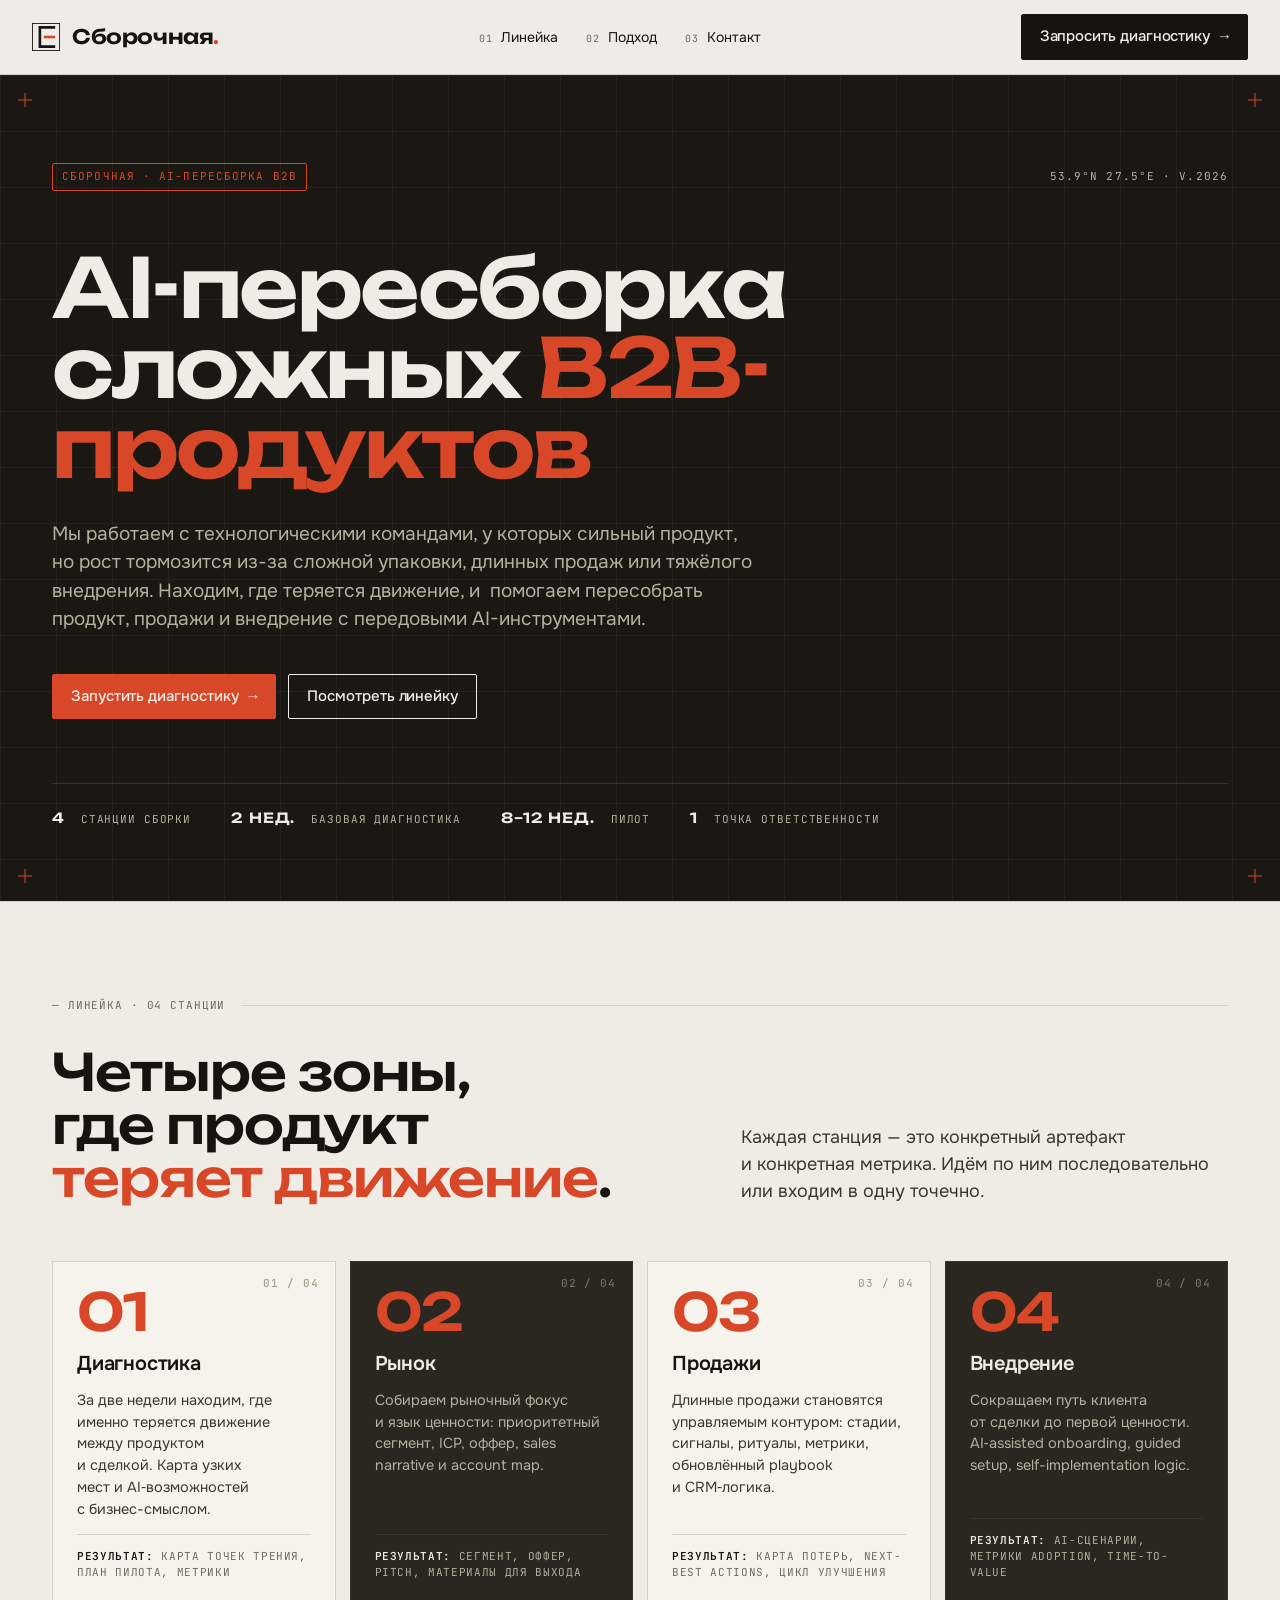
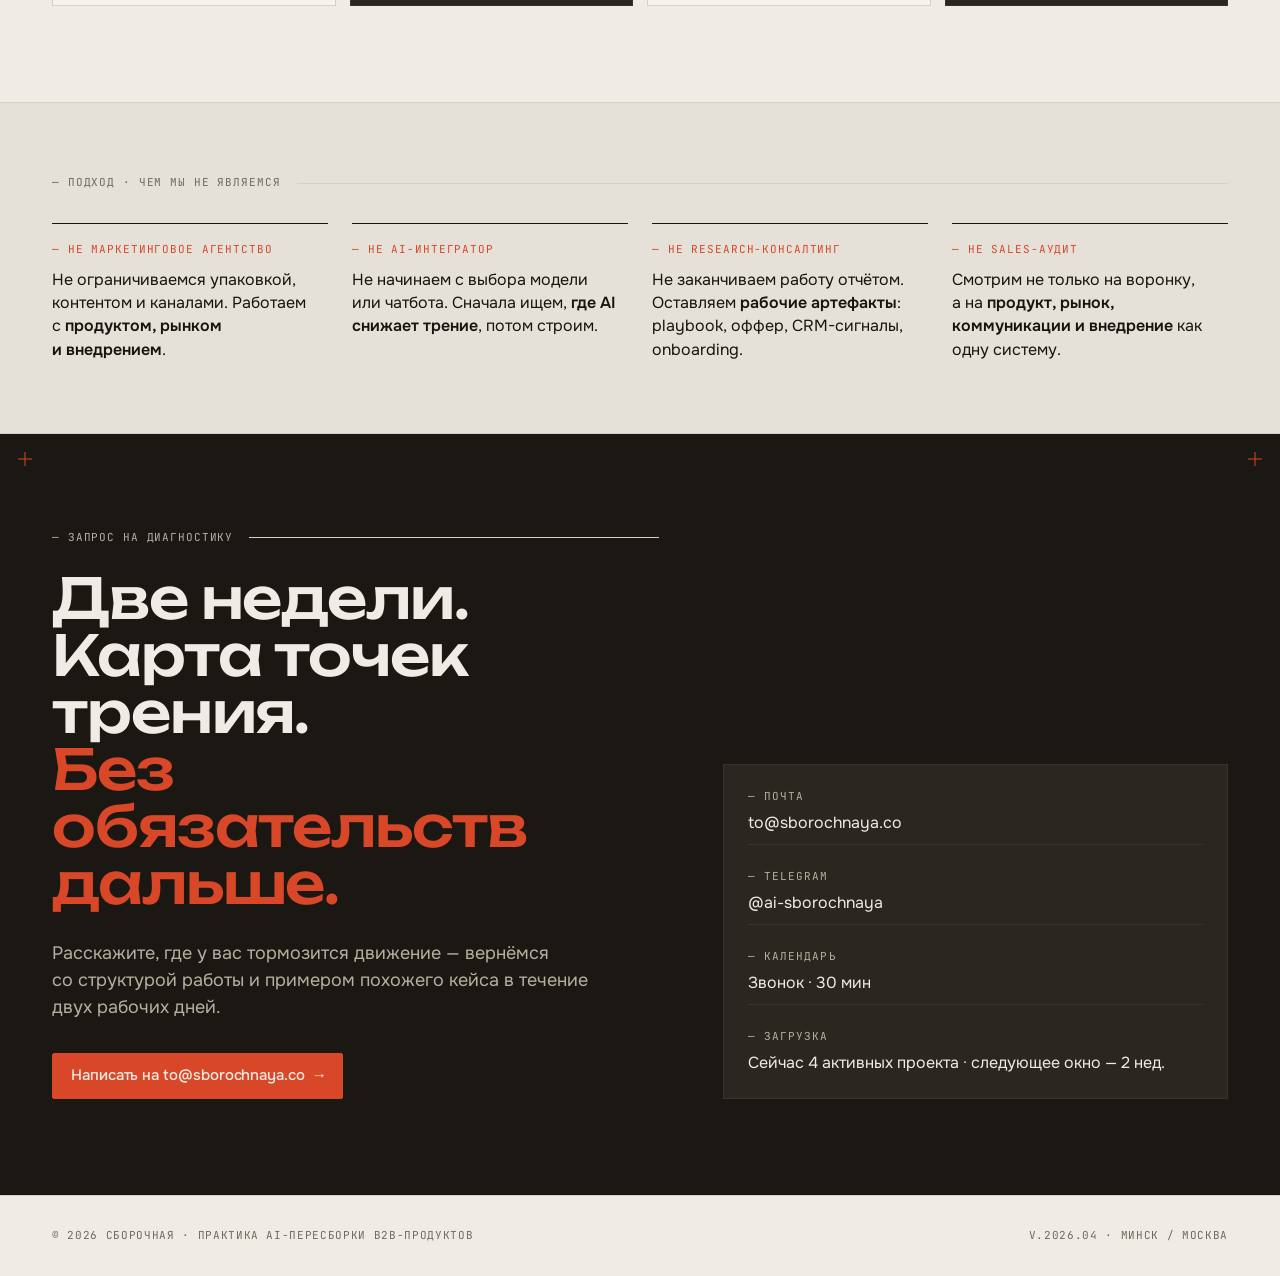
<file: index.html>
﻿<!DOCTYPE html>
<html lang="ru">
<head>
<meta charset="utf-8">
<meta name="viewport" content="width=device-width, initial-scale=1">
<title data-text-key="site.title">Сборочная — AI-пересборка B2B-продуктов</title>
<link rel="stylesheet" href="styles.css">
<script defer src="content-loader.js"></script>
</head>
<body>

<header class="site-header" data-screen-label="00 Header">
  <div class="header-inner">
    <a class="lockup" href="#top" aria-label="Сборочная — на главную" data-attr-key="brand.home_aria" data-attr-name="aria-label">
      <svg viewBox="0 0 64 64" fill="none">
        <rect x="1" y="1" width="62" height="62" stroke="#16140F" stroke-width="2" fill="none"></rect>
        <path d="M50 10L18 10L18 54L50 54" stroke="#16140F" stroke-width="6" fill="none" stroke-linecap="square"></path>
        <path d="M30 32L50 32" stroke="#D84727" stroke-width="6" stroke-linecap="square"></path>
      </svg>
      <span class="word" data-text-key="brand.word" data-text-mode="html">Сборочная<i>.</i></span>
    </a>
    <nav class="nav">
      <a class="nav-link" href="#stations" data-text-key="nav.stations" data-text-mode="html"><small>01</small> Линейка</a>
      <a class="nav-link" href="#manifest" data-text-key="nav.approach" data-text-mode="html"><small>02</small> Подход</a>
      <a class="nav-link" href="#contact" data-text-key="nav.contact" data-text-mode="html"><small>03</small> Контакт</a>
    </nav>
    <a class="btn" href="#contact" data-text-key="header.cta" data-text-mode="html">Запросить диагностику <span class="arr">→</span></a>
  </div>
</header>

<section class="hero" id="top" data-screen-label="01 Hero">
  <span class="regmark regmark--tl"></span>
  <span class="regmark regmark--tr"></span>
  <span class="regmark regmark--bl"></span>
  <span class="regmark regmark--br"></span>

  <div class="page">
    <div class="hero-meta">
      <span class="tag-signal" data-text-key="hero.tag">СБОРОЧНАЯ · AI-ПЕРЕСБОРКА B2B</span>
      <span data-text-key="hero.meta">53.9°N 27.5°E · v.2026</span>
    </div>

    <h1 class="hero-title" data-text-key="hero.title" data-text-mode="html">
      AI-пересборка<br>
      сложных <span class="signal">B2B-продуктов</span><br>
      <span class="light">без лишних слоёв.</span>
    </h1>

    <p class="hero-lead" data-text-key="hero.lead" data-text-mode="html">
      Мы&nbsp;работаем с&nbsp;технологическими командами, у&nbsp;которых сильный продукт,
      но&nbsp;рост тормозится из-за сложной упаковки, длинных продаж или&nbsp;тяжёлого внедрения.
      Находим, где теряется движение, и&nbsp;собираем рынок, продажи и&nbsp;внедрение заново.
    </p>

    <div class="hero-cta">
      <a class="btn" href="#contact" data-text-key="hero.cta_primary" data-text-mode="html">Запустить диагностику <span class="arr">→</span></a>
      <a class="btn btn--ghost" href="#stations" data-text-key="hero.cta_secondary">Посмотреть линейку</a>
    </div>

    <div class="hero-foot">
      <span data-text-key="hero.fact_1" data-text-mode="html"><b>4</b> станции сборки</span>
      <span data-text-key="hero.fact_2" data-text-mode="html"><b>2 нед.</b> базовая диагностика</span>
      <span data-text-key="hero.fact_3" data-text-mode="html"><b>8–12 нед.</b> пилот</span>
      <span data-text-key="hero.fact_4" data-text-mode="html"><b>1</b> точка ответственности</span>
    </div>
  </div>
</section>

<section class="section" id="stations" data-screen-label="02 Stations">
  <div class="page">
    <div class="rule-row"><span data-text-key="stations.rule">— Линейка · 04 станции</span></div>
    <div class="section-head">
      <h2 class="h-section" data-text-key="stations.title" data-text-mode="html">
        Четыре зоны,<br>
        где продукт<br>
        <span class="signal">теряет движение</span>.
      </h2>
      <p data-text-key="stations.lead" data-text-mode="html">
        Каждая станция — это конкретный артефакт и&nbsp;конкретная метрика.
        Идём по&nbsp;ним последовательно или&nbsp;входим в&nbsp;одну точечно.
      </p>
    </div>

    <div class="stations-grid">
      <article class="station-card">
        <span class="corner" data-text-key="station1.corner">01 / 04</span>
        <span class="id" data-text-key="station1.id">01</span>
        <h3 data-text-key="station1.title">Диагностика</h3>
        <p data-text-key="station1.text" data-text-mode="html">За&nbsp;две недели находим, где именно теряется движение между продуктом и&nbsp;сделкой. Карта узких мест и&nbsp;AI‑возможностей с&nbsp;бизнес-смыслом.</p>
        <div class="result" data-text-key="station1.result" data-text-mode="html"><b>Результат:</b> карта точек трения, план пилота, метрики</div>
      </article>

      <article class="station-card dark">
        <span class="corner" data-text-key="station2.corner">02 / 04</span>
        <span class="id" data-text-key="station2.id">02</span>
        <h3 data-text-key="station2.title">Рынок</h3>
        <p data-text-key="station2.text" data-text-mode="html">Собираем рыночный фокус и&nbsp;язык ценности: приоритетный сегмент, ICP, оффер, sales narrative и&nbsp;account map.</p>
        <div class="result" data-text-key="station2.result" data-text-mode="html"><b>Результат:</b> сегмент, оффер, pitch, материалы для&nbsp;выхода</div>
      </article>

      <article class="station-card">
        <span class="corner" data-text-key="station3.corner">03 / 04</span>
        <span class="id" data-text-key="station3.id">03</span>
        <h3 data-text-key="station3.title">Продажи</h3>
        <p data-text-key="station3.text" data-text-mode="html">Длинные продажи становятся управляемым контуром: стадии, сигналы, ритуалы, метрики, обновлённый playbook и&nbsp;CRM‑логика.</p>
        <div class="result" data-text-key="station3.result" data-text-mode="html"><b>Результат:</b> карта потерь, next-best actions, цикл улучшения</div>
      </article>

      <article class="station-card dark">
        <span class="corner" data-text-key="station4.corner">04 / 04</span>
        <span class="id" data-text-key="station4.id">04</span>
        <h3 data-text-key="station4.title">Внедрение</h3>
        <p data-text-key="station4.text" data-text-mode="html">Сокращаем путь клиента от&nbsp;сделки до&nbsp;первой ценности. AI‑assisted onboarding, guided setup, self-implementation logic.</p>
        <div class="result" data-text-key="station4.result" data-text-mode="html"><b>Результат:</b> AI-сценарии, метрики adoption, time-to-value</div>
      </article>
    </div>
  </div>
</section>

<section class="manifest" id="manifest" data-screen-label="03 Manifest">
  <div class="page">
    <div class="rule-row"><span data-text-key="manifest.rule">— Подход · чем мы не являемся</span></div>
    <div class="manifest-grid">
      <div class="manifest-item">
        <span class="neg" data-text-key="manifest.1.neg">— Не маркетинговое агентство</span>
        <span class="pos" data-text-key="manifest.1.pos" data-text-mode="html">Не&nbsp;ограничиваемся упаковкой, контентом и&nbsp;каналами. Работаем с&nbsp;<b>продуктом, рынком и&nbsp;внедрением</b>.</span>
      </div>
      <div class="manifest-item">
        <span class="neg" data-text-key="manifest.2.neg">— Не AI-интегратор</span>
        <span class="pos" data-text-key="manifest.2.pos" data-text-mode="html">Не&nbsp;начинаем с&nbsp;выбора модели или&nbsp;чатбота. Сначала ищем, <b>где AI снижает трение</b>, потом строим.</span>
      </div>
      <div class="manifest-item">
        <span class="neg" data-text-key="manifest.3.neg">— Не research-консалтинг</span>
        <span class="pos" data-text-key="manifest.3.pos" data-text-mode="html">Не&nbsp;заканчиваем работу отчётом. Оставляем <b>рабочие артефакты</b>: playbook, оффер, CRM-сигналы, onboarding.</span>
      </div>
      <div class="manifest-item">
        <span class="neg" data-text-key="manifest.4.neg">— Не sales-аудит</span>
        <span class="pos" data-text-key="manifest.4.pos" data-text-mode="html">Смотрим не&nbsp;только на&nbsp;воронку, а&nbsp;на&nbsp;<b>продукт, рынок, коммуникации и&nbsp;внедрение</b> как одну систему.</span>
      </div>
    </div>
  </div>
</section>

<section class="cta" id="contact" data-screen-label="04 Contact">
  <span class="regmark regmark--tl"></span>
  <span class="regmark regmark--tr"></span>
  <div class="page cta-grid">
    <div>
      <div class="rule-row" style="color: var(--plate-ink-2); margin-bottom: 24px;">
        <span style="color: var(--plate-ink-2);" data-text-key="cta.rule">— Запрос на диагностику</span>
      </div>
      <h2 data-text-key="cta.title" data-text-mode="html">
        Две&nbsp;недели.<br>
        Карта точек трения.<br>
        <span class="signal">Без обязательств дальше.</span>
      </h2>
      <p style="font-family: var(--font-body); font-size: 18px; line-height: 1.5; color: var(--plate-ink-2); margin: 28px 0 32px; max-width: 48ch;" data-text-key="cta.lead" data-text-mode="html">
        Расскажите, где у&nbsp;вас тормозится движение — вернёмся со&nbsp;структурой работы
        и&nbsp;примером похожего кейса в&nbsp;течение двух рабочих дней.
      </p>
      <a class="btn" href="mailto:to@sborochnaya.co" data-text-key="cta.cta" data-text-mode="html" data-attr-key="cta.email_url" data-attr-name="href">Написать на&nbsp;hello@sborochnaya.ru <span class="arr">→</span></a>
    </div>

    <aside class="cta-side">
      <div class="row">
        <span class="label" data-text-key="cta.side.email_label">— Почта</span>
        <a class="value" href="mailto:to@sborochnaya.co" data-text-key="cta.side.email" data-attr-key="cta.email_url" data-attr-name="href">hello@sborochnaya.ru</a>
      </div>
      <div class="row">
        <span class="label" data-text-key="cta.side.telegram_label">— Telegram</span>
        <a class="value" href="https://t.me/m/HJysymlkNGYy" target="_blank" rel="noopener noreferrer" data-text-key="cta.side.telegram" data-attr-key="cta.side.telegram_url" data-attr-name="href">@ai-sborochnaya</a>
      </div>
      <div class="row">
        <span class="label" data-text-key="cta.side.calendar_label">— Календарь</span>
        <a class="value" href="#" data-text-key="cta.side.calendar" data-text-mode="html">Звонок · 30&nbsp;мин</a>
      </div>
      <div class="row">
        <span class="label" data-text-key="cta.side.load_label">— Загрузка</span>
        <span class="value" style="border-bottom: 0; padding-bottom: 0;" data-text-key="cta.side.load" data-text-mode="html">
          Сейчас 4&nbsp;активных проекта · следующее окно — 2&nbsp;нед.
        </span>
      </div>
    </aside>
  </div>
</section>

<footer class="footer" data-screen-label="05 Footer">
  <div class="page footer-inner">
    <span data-text-key="footer.left">© 2026 Сборочная · Практика AI-пересборки B2B-продуктов</span>
    <span data-text-key="footer.right">v.2026.04 · Минск / Москва</span>
  </div>
</footer>

</body>
</html>
</file>
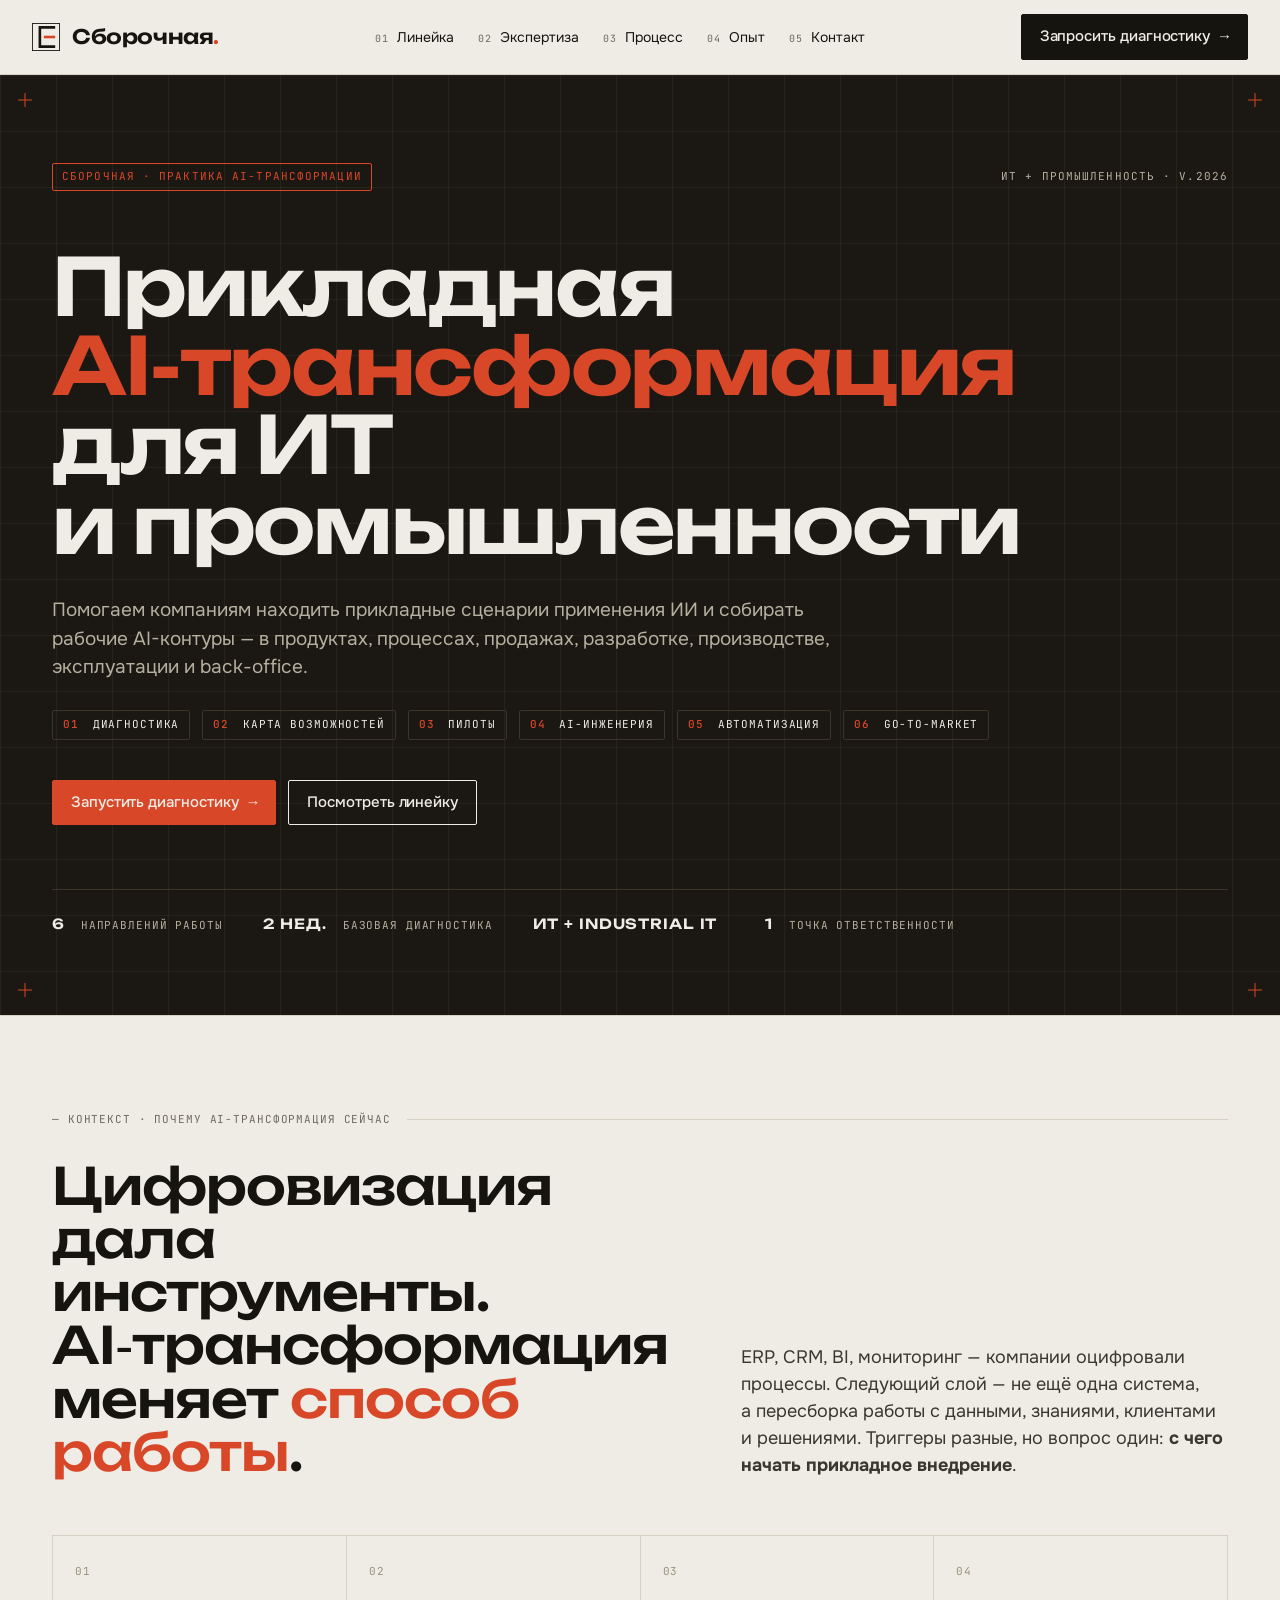
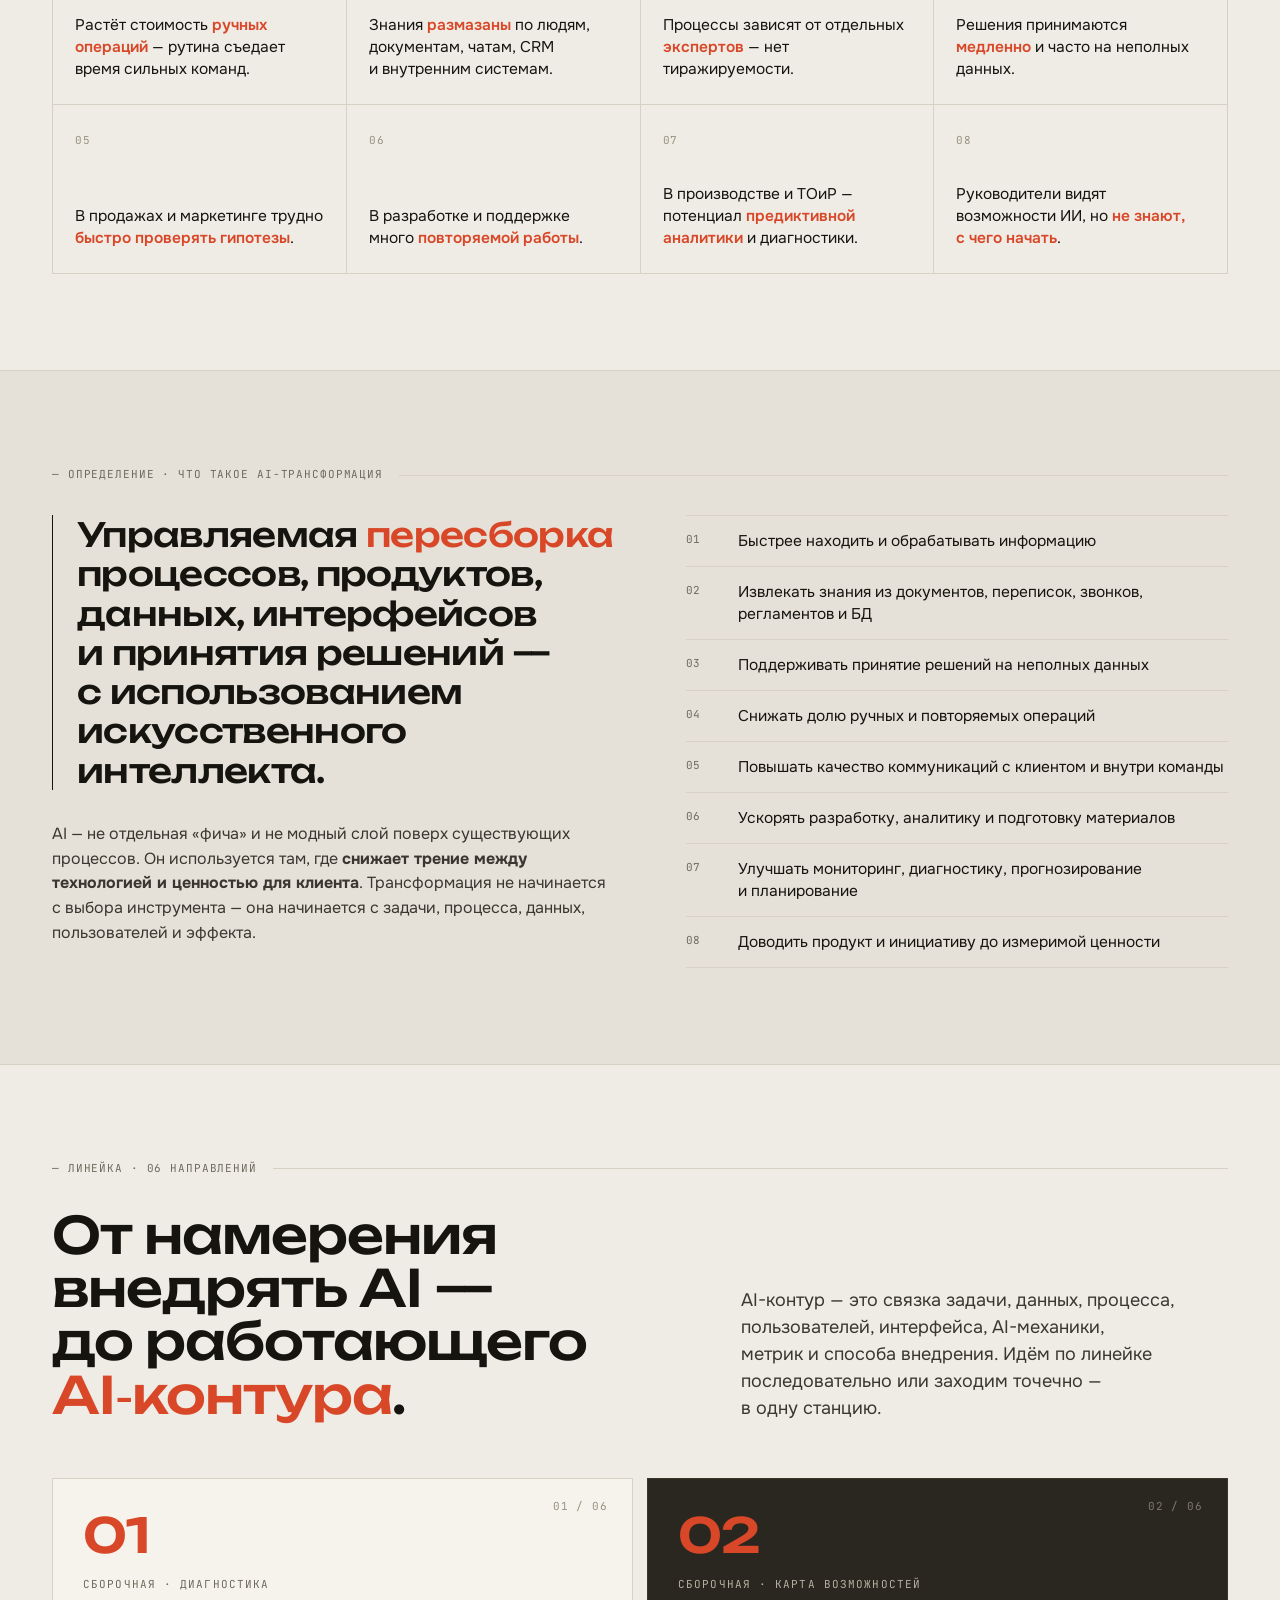
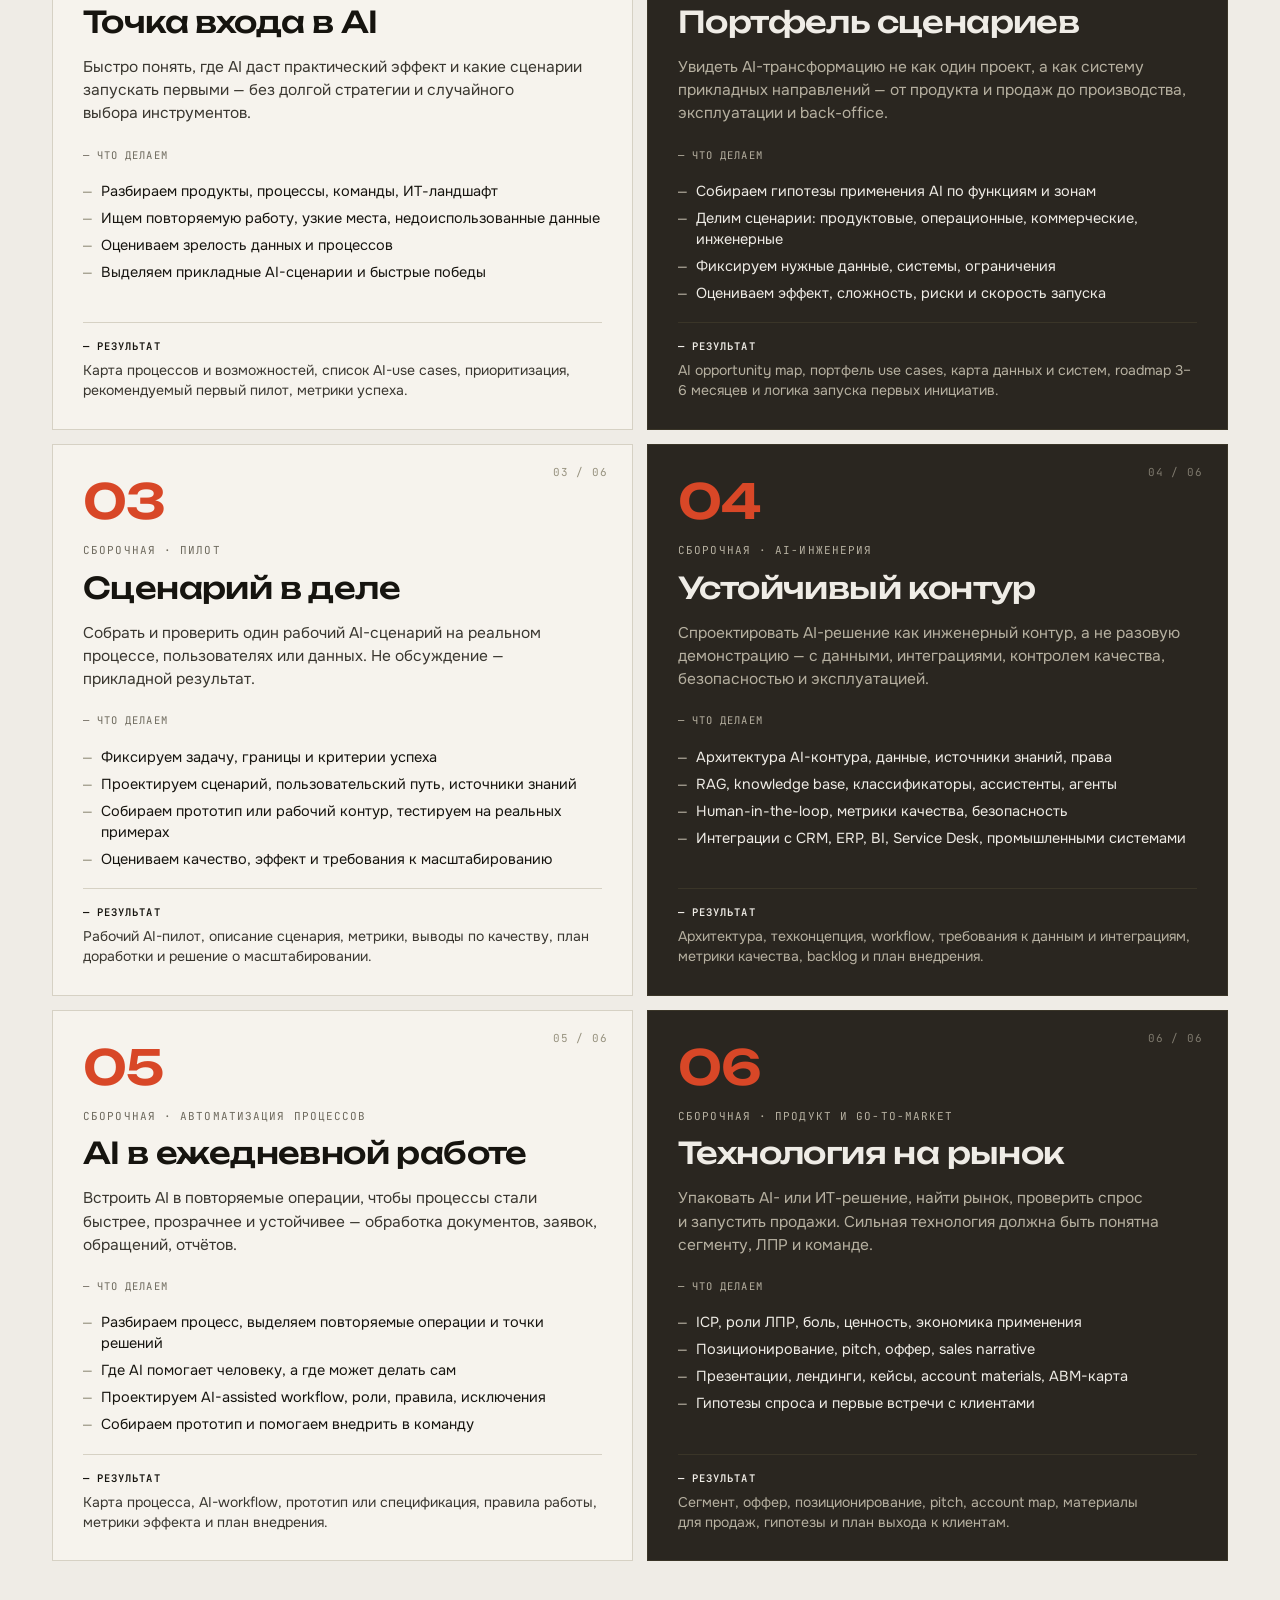
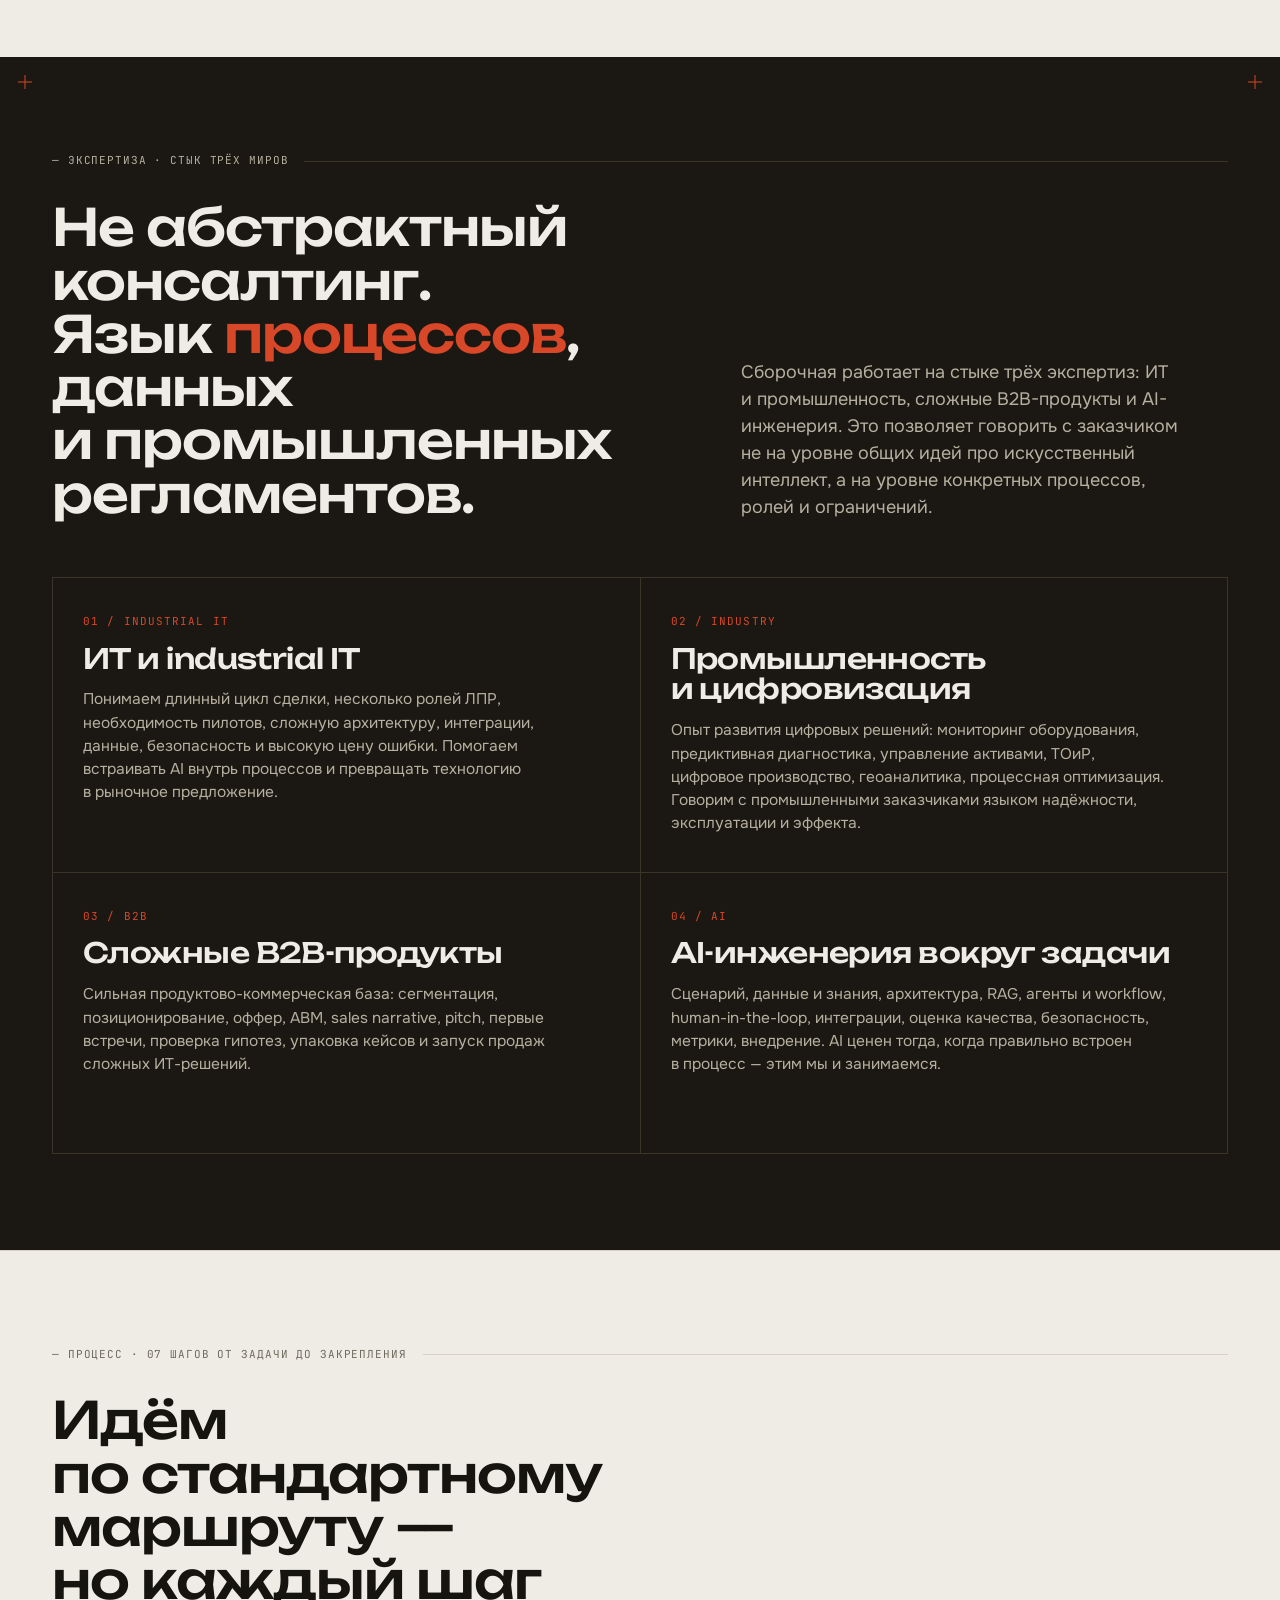
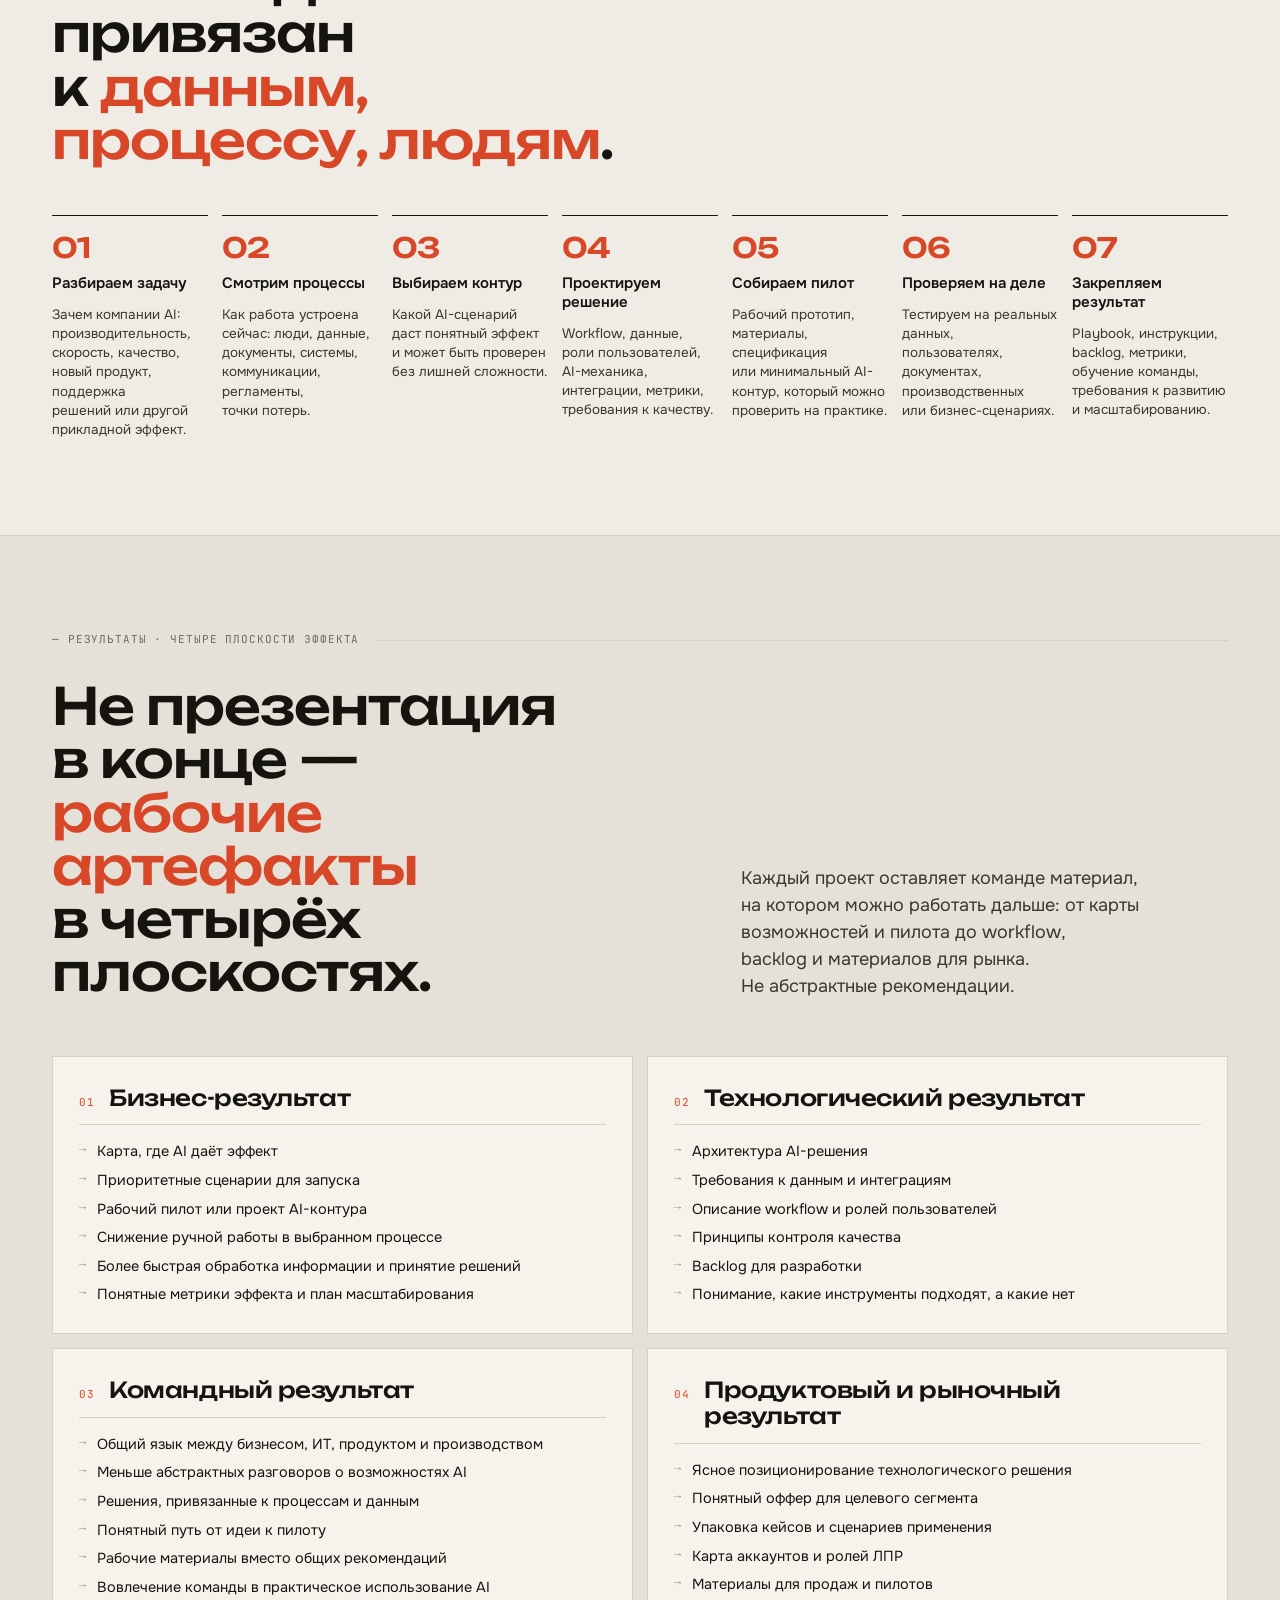
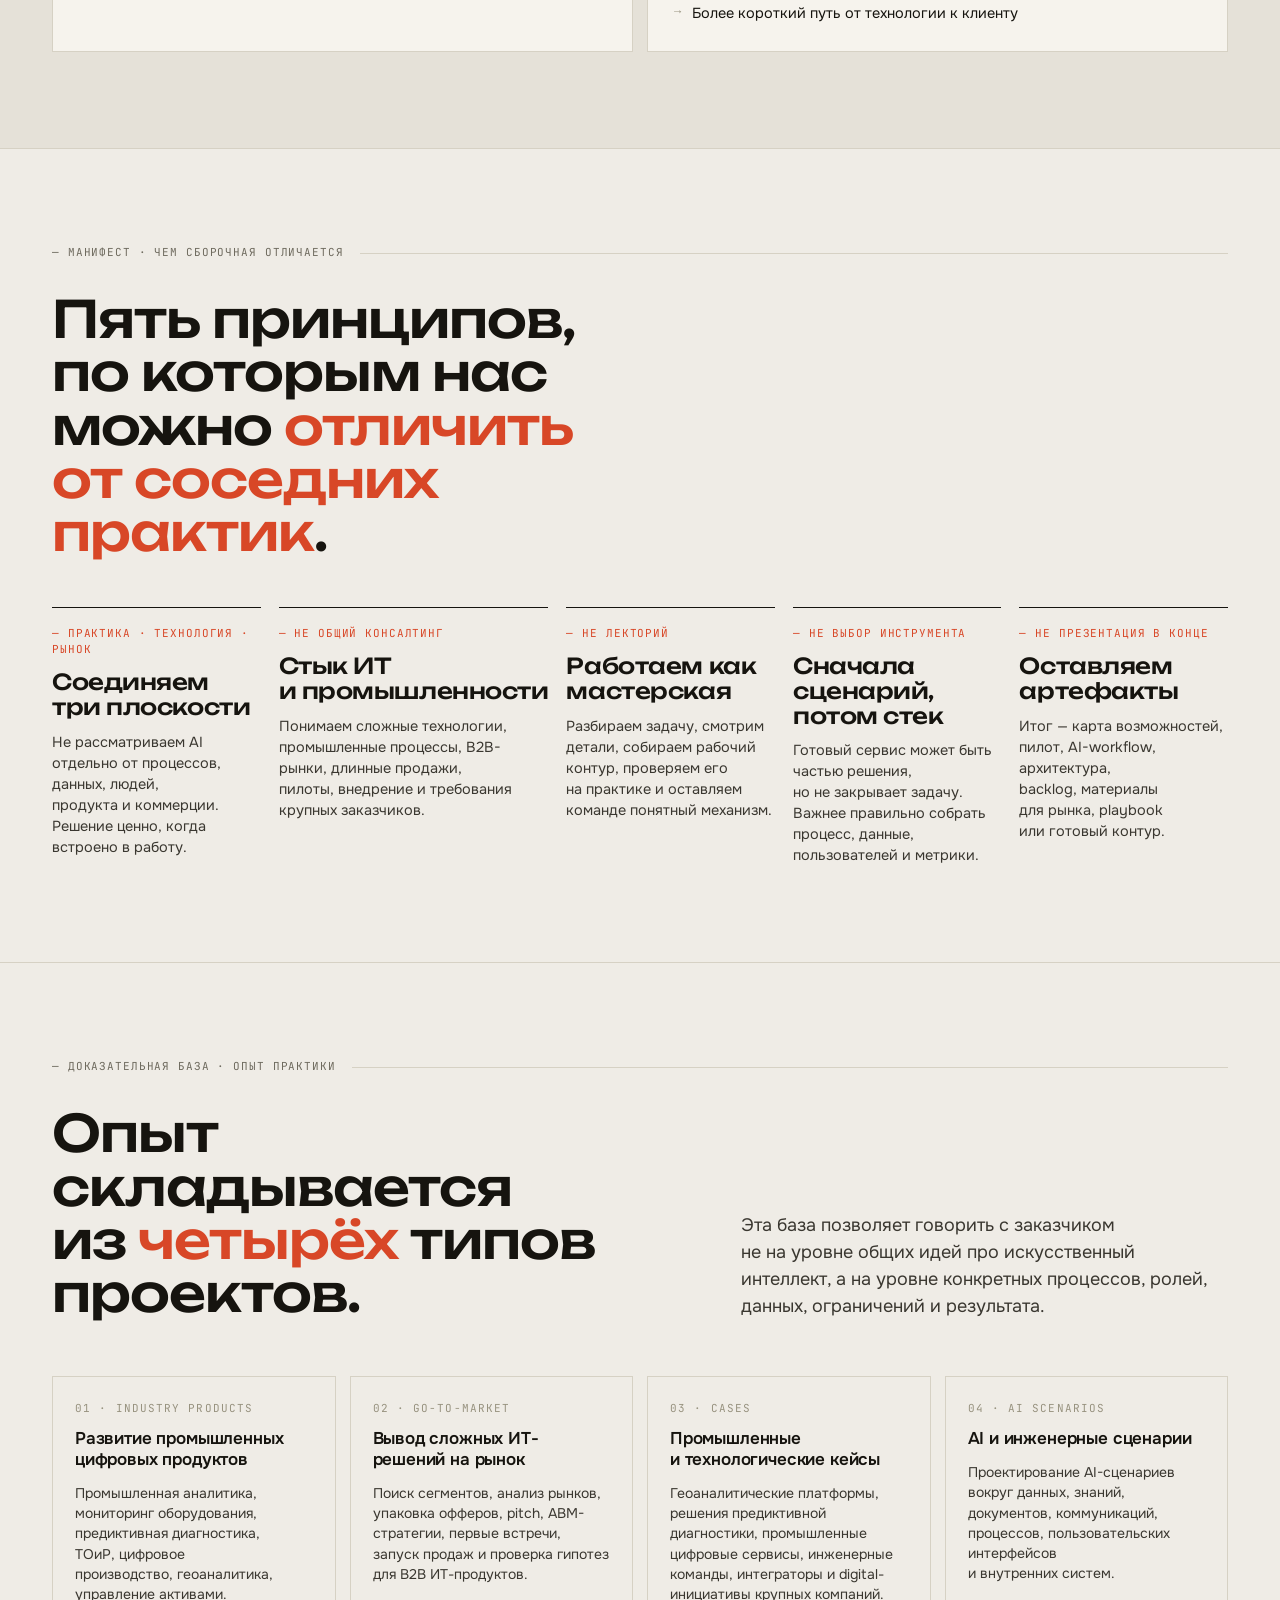
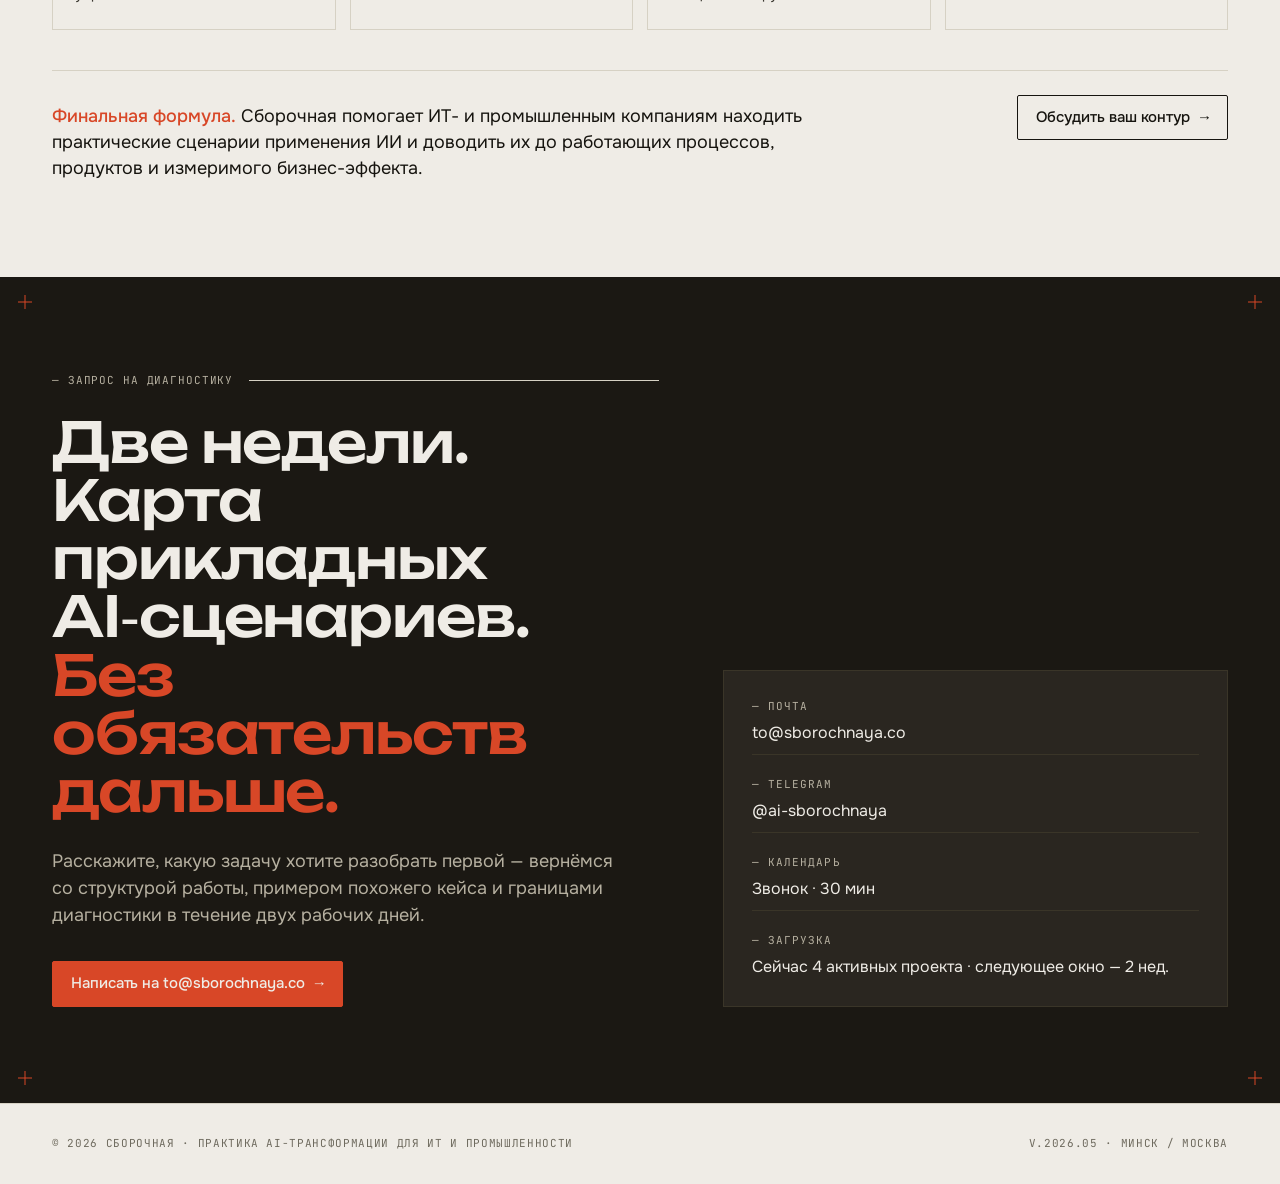
<file: promo/index.html>
<!DOCTYPE html>
<html lang="ru"><head>
<meta charset="utf-8">
<meta name="viewport" content="width=device-width, initial-scale=1">
<title data-text-key="global.title.01">Сборочная — практическая мастерская AI-трансформации</title>

<link rel="stylesheet" href="styles.css"><script defer src="content-loader.js"></script></head>
<body>

<header class="site-header" data-screen-label="00 Header">
  <div class="header-inner">
    <a class="lockup" href="#top" aria-label="Сборочная — на главную" data-attr-key="site-header.attr.aria_label.01" data-attr-name="aria-label">
      <svg viewbox="0 0 64 64" fill="none">
        <rect x="1" y="1" width="62" height="62" stroke="#16140F" stroke-width="2" fill="none"></rect>
        <path d="M50 10L18 10L18 54L50 54" stroke="#16140F" stroke-width="6" fill="none" stroke-linecap="square"></path>
        <path d="M30 32L50 32" stroke="#D84727" stroke-width="6" stroke-linecap="square"></path>
      </svg>
      <span class="word" data-text-key="site-header.span.01" data-text-mode="html">Сборочная<i>.</i></span>
    </a>
    <nav class="nav">
      <a class="nav-link" href="#services" data-text-key="nav.a.01" data-text-mode="html"><small>01</small> Линейка</a>
      <a class="nav-link" href="#expertise" data-text-key="nav.a.02" data-text-mode="html"><small>02</small> Экспертиза</a>
      <a class="nav-link" href="#process" data-text-key="nav.a.03" data-text-mode="html"><small>03</small> Процесс</a>
      <a class="nav-link" href="#experience" data-text-key="nav.a.04" data-text-mode="html"><small>04</small> Опыт</a>
      <a class="nav-link" href="#contact" data-text-key="nav.a.05" data-text-mode="html"><small>05</small> Контакт</a>
    </nav>
    <a class="btn" href="#contact" data-text-key="site-header.a.01" data-text-mode="html">Запросить диагностику <span class="arr">→</span></a>
  </div>
</header>

<!-- ================= 01 HERO ================= -->
<section class="hero" id="top" data-screen-label="01 Hero">
  <span class="regmark regmark--tl"></span>
  <span class="regmark regmark--tr"></span>
  <span class="regmark regmark--bl"></span>
  <span class="regmark regmark--br"></span>

  <div class="page">
    <div class="hero-meta">
      <span class="tag-signal" data-text-key="top.span.01">СБОРОЧНАЯ · ПРАКТИКА AI-ТРАНСФОРМАЦИИ</span>
      <span data-text-key="top.span.02">ИТ + ПРОМЫШЛЕННОСТЬ · v.2026</span>
    </div>

    <h1 class="hero-title" data-text-key="top.h1.01" data-text-mode="html">
      Прикладная <span class="signal">AI‑трансформация</span><br>
      для ИТ и промышленности
    </h1>

    <p class="hero-lead" data-text-key="top.p.01" data-text-mode="html">
      Помогаем компаниям находить прикладные сценарии применения ИИ
      и собирать рабочие AI-контуры — в продуктах, процессах, продажах,
      разработке, производстве, эксплуатации и back-office.
    </p>

    <div class="hero-pillars">
      <span data-text-key="top.span.03" data-text-mode="html"><b>01</b> Диагностика</span>
      <span data-text-key="top.span.04" data-text-mode="html"><b>02</b> Карта возможностей</span>
      <span data-text-key="top.span.05" data-text-mode="html"><b>03</b> Пилоты</span>
      <span data-text-key="top.span.06" data-text-mode="html"><b>04</b> AI-инженерия</span>
      <span data-text-key="top.span.07" data-text-mode="html"><b>05</b> Автоматизация</span>
      <span data-text-key="top.span.08" data-text-mode="html"><b>06</b> Go-to-market</span>
    </div>

    <div class="hero-cta">
      <a class="btn" href="#contact" data-text-key="top.a.01" data-text-mode="html">Запустить диагностику <span class="arr">→</span></a>
      <a class="btn btn--ghost" href="#services" data-text-key="top.a.02">Посмотреть линейку</a>
    </div>

    <div class="hero-foot">
      <span data-text-key="top.span.09" data-text-mode="html"><b>6</b> направлений работы</span>
      <span data-text-key="top.span.10" data-text-mode="html"><b>2 нед.</b> базовая диагностика</span>
      <span data-text-key="top.span.11" data-text-mode="html"><b>ИТ + Industrial IT</b></span>
      <span data-text-key="top.span.12" data-text-mode="html"><b>1</b> точка ответственности</span>
    </div>
  </div>
</section>

<!-- ================= 02 WHY NOW ================= -->
<section class="section" id="why" data-screen-label="02 Why now">
  <div class="page">
    <div class="rule-row"><span data-text-key="why.span.01">— Контекст · почему AI-трансформация сейчас</span></div>
    <div class="section-head">
      <h2 class="h-section" data-text-key="why.h2.01" data-text-mode="html">
        Цифровизация дала<br>
        инструменты. AI‑трансформация<br>
        меняет <span class="signal">способ работы</span>.
      </h2>
      <p data-text-key="why.p.01" data-text-mode="html">
        ERP, CRM, BI, мониторинг — компании оцифровали процессы.
        Следующий слой — не ещё одна система, а пересборка работы
        с данными, знаниями, клиентами и решениями. Триггеры разные,
        но вопрос один: <b>с чего начать прикладно</b>.
      </p>
    </div>

    <div class="triggers">
      <div class="trigger"><span class="idx" data-text-key="why.span.02">01</span><span class="txt" data-text-key="why.span.03" data-text-mode="html">Растёт стоимость <b>ручных операций</b> — рутина съедает время сильных команд.</span></div>
      <div class="trigger"><span class="idx" data-text-key="why.span.04">02</span><span class="txt" data-text-key="why.span.05" data-text-mode="html">Знания <b>размазаны</b> по людям, документам, чатам, CRM и внутренним системам.</span></div>
      <div class="trigger"><span class="idx" data-text-key="why.span.06">03</span><span class="txt" data-text-key="why.span.07" data-text-mode="html">Процессы зависят от отдельных <b>экспертов</b> — нет тиражируемости.</span></div>
      <div class="trigger"><span class="idx" data-text-key="why.span.08">04</span><span class="txt" data-text-key="why.span.09" data-text-mode="html">Решения принимаются <b>медленно</b> и часто на неполных данных.</span></div>
      <div class="trigger"><span class="idx" data-text-key="why.span.10">05</span><span class="txt" data-text-key="why.span.11" data-text-mode="html">В продажах и маркетинге трудно <b>быстро проверять гипотезы</b>.</span></div>
      <div class="trigger"><span class="idx" data-text-key="why.span.12">06</span><span class="txt" data-text-key="why.span.13" data-text-mode="html">В разработке и поддержке много <b>повторяемой работы</b>.</span></div>
      <div class="trigger"><span class="idx" data-text-key="why.span.14">07</span><span class="txt" data-text-key="why.span.15" data-text-mode="html">В производстве и ТОиР — потенциал <b>предиктивной аналитики</b> и диагностики.</span></div>
      <div class="trigger"><span class="idx" data-text-key="why.span.16">08</span><span class="txt" data-text-key="why.span.17" data-text-mode="html">Руководители видят возможности ИИ, но <b>не знают, с чего начать</b>.</span></div>
    </div>
  </div>
</section>

<!-- ================= 03 WHAT IS AI-TRANSFORMATION ================= -->
<section class="section section--dim" id="definition" data-screen-label="03 What is AI-transformation">
  <div class="page">
    <div class="rule-row"><span data-text-key="definition.span.01">— Определение · что такое AI-трансформация</span></div>

    <div class="definition">
      <div>
        <p class="definition-quote" data-text-key="definition.p.01" data-text-mode="html">
          Управляемая <em>пересборка</em> процессов, продуктов, данных, интерфейсов и принятия решений — с использованием искусственного интеллекта.
        </p>
        <p class="definition-foot" data-text-key="definition.p.02" data-text-mode="html">
          AI — не отдельная «фича» и не модный слой поверх существующих процессов.
          Он используется там, где <b>снижает трение между технологией и ценностью для клиента</b>.
          Трансформация не начинается с выбора инструмента —
          она начинается с задачи, процесса, данных, пользователей и эффекта.
        </p>
      </div>

      <ul class="define-list" aria-label="Что AI делает в зрелом контуре" data-attr-key="definition.attr.aria_label.01" data-attr-name="aria-label">
        <li data-text-key="definition.li.01" data-text-mode="html"><span>01</span><span>Быстрее находить и обрабатывать информацию</span></li>
        <li data-text-key="definition.li.02" data-text-mode="html"><span>02</span><span>Извлекать знания из документов, переписок, звонков, регламентов и БД</span></li>
        <li data-text-key="definition.li.03" data-text-mode="html"><span>03</span><span>Поддерживать принятие решений на неполных данных</span></li>
        <li data-text-key="definition.li.04" data-text-mode="html"><span>04</span><span>Снижать долю ручных и повторяемых операций</span></li>
        <li data-text-key="definition.li.05" data-text-mode="html"><span>05</span><span>Повышать качество коммуникаций с клиентом и внутри команды</span></li>
        <li data-text-key="definition.li.06" data-text-mode="html"><span>06</span><span>Ускорять разработку, аналитику и подготовку материалов</span></li>
        <li data-text-key="definition.li.07" data-text-mode="html"><span>07</span><span>Улучшать мониторинг, диагностику, прогнозирование и планирование</span></li>
        <li data-text-key="definition.li.08" data-text-mode="html"><span>08</span><span>Доводить продукт и инициативу до измеримой ценности</span></li>
      </ul>
    </div>
  </div>
</section>

<!-- ================= 04 ЛИНЕЙКА — 6 SERVICES ================= -->
<section class="section" id="services" data-screen-label="04 Linejka">
  <div class="page">
    <div class="rule-row"><span data-text-key="services.span.01">— Линейка · 06 направлений</span></div>
    <div class="section-head">
      <h2 class="h-section" data-text-key="services.h2.01" data-text-mode="html">
        От намерения внедрять AI —<br>
        до работающего <span class="signal">AI‑контура</span>.
      </h2>
      <p data-text-key="services.p.01" data-text-mode="html">
        AI-контур — это связка задачи, данных, процесса, пользователей, интерфейса,
        AI-механики, метрик и способа внедрения. Идём по линейке последовательно
        или заходим точечно — в одну станцию.
      </p>
    </div>

    <div class="services">

      <article class="service-card">
        <span class="corner" data-text-key="services.span.02">01 / 06</span>
        <span class="id" data-text-key="services.span.03">01</span>
        <div class="lockup-row">Сборочная · Диагностика</div>
        <h3 data-text-key="services.h3.01">Точка входа в AI</h3>
        <p class="pitch" data-text-key="services.p.02" data-text-mode="html">
          Быстро понять, где AI даст практический эффект и какие сценарии запускать первыми —
          без долгой стратегии и случайного выбора инструментов.
        </p>
        <div class="block-label">— Что делаем</div>
        <ul>
          <li data-text-key="services.li.01">Разбираем продукты, процессы, команды, ИТ-ландшафт</li>
          <li data-text-key="services.li.02">Ищем повторяемую работу, узкие места, недоиспользованные данные</li>
          <li data-text-key="services.li.03">Оцениваем зрелость данных и процессов</li>
          <li data-text-key="services.li.04">Выделяем прикладные AI-сценарии и быстрые победы</li>
        </ul>
        <div class="result">
          <b>— Результат</b>
          Карта процессов и возможностей, список AI-use cases, приоритизация, рекомендуемый первый пилот, метрики успеха.
        </div>
      </article>

      <article class="service-card dark">
        <span class="corner" data-text-key="services.span.04">02 / 06</span>
        <span class="id" data-text-key="services.span.05">02</span>
        <div class="lockup-row">Сборочная · Карта возможностей</div>
        <h3 data-text-key="services.h3.02">Портфель сценариев</h3>
        <p class="pitch" data-text-key="services.p.03" data-text-mode="html">
          Увидеть AI-трансформацию не как один проект, а как систему прикладных направлений —
          от продукта и продаж до производства, эксплуатации и back-office.
        </p>
        <div class="block-label">— Что делаем</div>
        <ul>
          <li data-text-key="services.li.05">Собираем гипотезы применения AI по функциям и зонам</li>
          <li data-text-key="services.li.06">Делим сценарии: продуктовые, операционные, коммерческие, инженерные</li>
          <li data-text-key="services.li.07">Фиксируем нужные данные, системы, ограничения</li>
          <li data-text-key="services.li.08">Оцениваем эффект, сложность, риски и скорость запуска</li>
        </ul>
        <div class="result">
          <b>— Результат</b>
          AI opportunity map, портфель use cases, карта данных и систем, roadmap 3–6 месяцев и логика запуска первых инициатив.
        </div>
      </article>

      <article class="service-card">
        <span class="corner" data-text-key="services.span.06">03 / 06</span>
        <span class="id" data-text-key="services.span.07">03</span>
        <div class="lockup-row">Сборочная · Пилот</div>
        <h3 data-text-key="services.h3.03">Сценарий в деле</h3>
        <p class="pitch" data-text-key="services.p.04" data-text-mode="html">
          Собрать и проверить один рабочий AI-сценарий на реальном процессе,
          пользователях или данных. Не обсуждение — прикладной результат.
        </p>
        <div class="block-label">— Что делаем</div>
        <ul>
          <li data-text-key="services.li.09">Фиксируем задачу, границы и критерии успеха</li>
          <li data-text-key="services.li.10">Проектируем сценарий, пользовательский путь, источники знаний</li>
          <li data-text-key="services.li.11">Собираем прототип или рабочий контур, тестируем на реальных примерах</li>
          <li data-text-key="services.li.12">Оцениваем качество, эффект и требования к масштабированию</li>
        </ul>
        <div class="result">
          <b>— Результат</b>
          Рабочий AI-пилот, описание сценария, метрики, выводы по качеству, план доработки и решение о масштабировании.
        </div>
      </article>

      <article class="service-card dark">
        <span class="corner" data-text-key="services.span.08">04 / 06</span>
        <span class="id" data-text-key="services.span.09">04</span>
        <div class="lockup-row">Сборочная · AI-инженерия</div>
        <h3 data-text-key="services.h3.04">Устойчивый контур</h3>
        <p class="pitch" data-text-key="services.p.05" data-text-mode="html">
          Спроектировать AI-решение как инженерный контур, а не разовую демонстрацию —
          с данными, интеграциями, контролем качества, безопасностью и эксплуатацией.
        </p>
        <div class="block-label">— Что делаем</div>
        <ul>
          <li data-text-key="services.li.13">Архитектура AI-контура, данные, источники знаний, права</li>
          <li data-text-key="services.li.14">RAG, knowledge base, классификаторы, ассистенты, агенты</li>
          <li data-text-key="services.li.15">Human-in-the-loop, метрики качества, безопасность</li>
          <li data-text-key="services.li.16">Интеграции с CRM, ERP, BI, Service Desk, промышленными системами</li>
        </ul>
        <div class="result">
          <b>— Результат</b>
          Архитектура, техконцепция, workflow, требования к данным и интеграциям, метрики качества, backlog и план внедрения.
        </div>
      </article>

      <article class="service-card">
        <span class="corner" data-text-key="services.span.10">05 / 06</span>
        <span class="id" data-text-key="services.span.11">05</span>
        <div class="lockup-row">Сборочная · Автоматизация процессов</div>
        <h3 data-text-key="services.h3.05">AI в ежедневной работе</h3>
        <p class="pitch" data-text-key="services.p.06" data-text-mode="html">
          Встроить AI в повторяемые операции, чтобы процессы стали быстрее, прозрачнее
          и устойчивее — обработка документов, заявок, обращений, отчётов.
        </p>
        <div class="block-label">— Что делаем</div>
        <ul>
          <li data-text-key="services.li.17">Разбираем процесс, выделяем повторяемые операции и точки решений</li>
          <li data-text-key="services.li.18">Где AI помогает человеку, а где может делать сам</li>
          <li data-text-key="services.li.19">Проектируем AI-assisted workflow, роли, правила, исключения</li>
          <li data-text-key="services.li.20">Собираем прототип и помогаем внедрить в команду</li>
        </ul>
        <div class="result">
          <b>— Результат</b>
          Карта процесса, AI-workflow, прототип или спецификация, правила работы, метрики эффекта и план внедрения.
        </div>
      </article>

      <article class="service-card dark">
        <span class="corner" data-text-key="services.span.12">06 / 06</span>
        <span class="id" data-text-key="services.span.13">06</span>
        <div class="lockup-row">Сборочная · Продукт и Go-to-Market</div>
        <h3 data-text-key="services.h3.06">Технология на рынок</h3>
        <p class="pitch" data-text-key="services.p.07" data-text-mode="html">
          Упаковать AI- или ИТ-решение, найти рынок, проверить спрос и запустить продажи.
          Сильная технология должна быть понятна сегменту, ЛПР и команде.
        </p>
        <div class="block-label">— Что делаем</div>
        <ul>
          <li data-text-key="services.li.21">ICP, роли ЛПР, боль, ценность, экономика применения</li>
          <li data-text-key="services.li.22">Позиционирование, pitch, оффер, sales narrative</li>
          <li data-text-key="services.li.23">Презентации, лендинги, кейсы, account materials, ABM-карта</li>
          <li data-text-key="services.li.24">Гипотезы спроса и первые встречи с клиентами</li>
        </ul>
        <div class="result">
          <b>— Результат</b>
          Сегмент, оффер, позиционирование, pitch, account map, материалы для продаж, гипотезы и план выхода к клиентам.
        </div>
      </article>

    </div>
  </div>
</section>

<!-- ================= 05 ГДЕ СИЛЬНЫ ================= -->
<section class="section section--plate" id="expertise" data-screen-label="05 Where we are strong">
  <span class="regmark regmark--tl"></span>
  <span class="regmark regmark--tr"></span>
  <div class="page">
    <div class="rule-row"><span data-text-key="expertise.span.01">— Экспертиза · стык трёх миров</span></div>
    <div class="section-head">
      <h2 class="h-section" data-text-key="expertise.h2.01" data-text-mode="html">
        Не абстрактный консалтинг.<br>
        Язык <span class="signal">процессов</span>, данных<br>
        и промышленных регламентов.
      </h2>
      <p data-text-key="expertise.p.01" data-text-mode="html">
        Сборочная работает на стыке трёх экспертиз: ИТ и промышленность,
        сложные B2B-продукты и AI-инженерия. Это позволяет говорить с заказчиком
        не на уровне общих идей про искусственный интеллект, а на уровне
        конкретных процессов, ролей и ограничений.
      </p>
    </div>

    <div class="expertise">
      <div class="exp-block">
        <span class="idx" data-text-key="expertise.span.02">01 / Industrial IT</span>
        <h3 data-text-key="expertise.h3.01">ИТ и industrial IT</h3>
        <p data-text-key="expertise.p.02" data-text-mode="html">
          Понимаем длинный цикл сделки, несколько ролей ЛПР, необходимость пилотов,
          сложную архитектуру, интеграции, данные, безопасность и высокую цену ошибки.
          Помогаем встраивать AI внутрь процессов и превращать технологию в рыночное предложение.
        </p>
      </div>
      <div class="exp-block">
        <span class="idx" data-text-key="expertise.span.03">02 / Industry</span>
        <h3 data-text-key="expertise.h3.02">Промышленность и цифровизация</h3>
        <p data-text-key="expertise.p.03" data-text-mode="html">
          Опыт развития цифровых решений: мониторинг оборудования, предиктивная диагностика,
          управление активами, ТОиР, цифровое производство, геоаналитика, процессная оптимизация.
          Говорим с промышленными заказчиками языком надёжности, эксплуатации и эффекта.
        </p>
      </div>
      <div class="exp-block">
        <span class="idx" data-text-key="expertise.span.04">03 / B2B</span>
        <h3 data-text-key="expertise.h3.03">Сложные B2B-продукты</h3>
        <p data-text-key="expertise.p.04" data-text-mode="html">
          Сильная продуктово-коммерческая база: сегментация, позиционирование, оффер,
          ABM, sales narrative, pitch, первые встречи, проверка гипотез, упаковка кейсов
          и запуск продаж сложных ИТ-решений.
        </p>
      </div>
      <div class="exp-block">
        <span class="idx" data-text-key="expertise.span.05">04 / AI</span>
        <h3 data-text-key="expertise.h3.04">AI-инженерия вокруг задачи</h3>
        <p data-text-key="expertise.p.05" data-text-mode="html">
          Сценарий, данные и знания, архитектура, RAG, агенты и workflow, human-in-the-loop,
          интеграции, оценка качества, безопасность, метрики, внедрение. AI ценен тогда,
          когда правильно встроен в процесс — этим мы и занимаемся.
        </p>
      </div>
    </div>
  </div>
</section>

<!-- ================= 06 КАК РАБОТАЕМ ================= -->
<section class="section" id="process" data-screen-label="06 Process">
  <div class="page">
    <div class="rule-row"><span data-text-key="process.span.01">— Процесс · 07 шагов от задачи до закрепления</span></div>
    <div class="section-head section-head--single">
      <h2 class="h-section" data-text-key="process.h2.01" data-text-mode="html">
        Идём по стандартному маршруту — но каждый шаг привязан к <span class="signal">данным, процессу, людям</span>.
      </h2>
    </div>

    <div class="process">
      <div class="step">
        <span class="num" data-text-key="process.span.02" data-text-mode="html"><em>01</em></span>
        <h4 data-text-key="process.h4.01">Разбираем задачу</h4>
        <p data-text-key="process.p.01">Зачем компании AI: производительность, скорость, качество, новый продукт, поддержка решений или другой прикладной эффект.</p>
      </div>
      <div class="step">
        <span class="num" data-text-key="process.span.03" data-text-mode="html"><em>02</em></span>
        <h4 data-text-key="process.h4.02">Смотрим процессы</h4>
        <p data-text-key="process.p.02">Как работа устроена сейчас: люди, данные, документы, системы, коммуникации, регламенты, точки потерь.</p>
      </div>
      <div class="step">
        <span class="num" data-text-key="process.span.04" data-text-mode="html"><em>03</em></span>
        <h4 data-text-key="process.h4.03">Выбираем контур</h4>
        <p data-text-key="process.p.03">Какой AI-сценарий даст понятный эффект и может быть проверен без лишней сложности.</p>
      </div>
      <div class="step">
        <span class="num" data-text-key="process.span.05" data-text-mode="html"><em>04</em></span>
        <h4 data-text-key="process.h4.04">Проектируем решение</h4>
        <p data-text-key="process.p.04">Workflow, данные, роли пользователей, AI-механика, интеграции, метрики, требования к качеству.</p>
      </div>
      <div class="step">
        <span class="num" data-text-key="process.span.06" data-text-mode="html"><em>05</em></span>
        <h4 data-text-key="process.h4.05">Собираем пилот</h4>
        <p data-text-key="process.p.05">Рабочий прототип, материалы, спецификация или минимальный AI-контур, который можно проверить на практике.</p>
      </div>
      <div class="step">
        <span class="num" data-text-key="process.span.07" data-text-mode="html"><em>06</em></span>
        <h4 data-text-key="process.h4.06">Проверяем на деле</h4>
        <p data-text-key="process.p.06">Тестируем на реальных данных, пользователях, документах, производственных или бизнес-сценариях.</p>
      </div>
      <div class="step">
        <span class="num" data-text-key="process.span.08" data-text-mode="html"><em>07</em></span>
        <h4 data-text-key="process.h4.07">Закрепляем результат</h4>
        <p data-text-key="process.p.07">Playbook, инструкции, backlog, метрики, обучение команды, требования к развитию и масштабированию.</p>
      </div>
    </div>
  </div>
</section>

<!-- ================= 07 ЧТО ПОЛУЧАЕТ КЛИЕНТ ================= -->
<section class="section section--dim" id="results" data-screen-label="07 What client gets">
  <div class="page">
    <div class="rule-row"><span data-text-key="results.span.01">— Результаты · четыре плоскости эффекта</span></div>
    <div class="section-head">
      <h2 class="h-section" data-text-key="results.h2.01" data-text-mode="html">
        Не презентация в конце —<br>
        <span class="signal">рабочие артефакты</span><br>
        в четырёх плоскостях.
      </h2>
      <p data-text-key="results.p.01" data-text-mode="html">
        Каждый проект оставляет команде материал, на котором можно работать дальше:
        от карты возможностей и пилота до workflow, backlog и материалов для рынка.
        Не абстрактные рекомендации.
      </p>
    </div>

    <div class="results">
      <div class="result-block">
        <div class="head"><span class="idx" data-text-key="results.span.02">01</span><h3 data-text-key="results.h3.01">Бизнес-результат</h3></div>
        <ul>
          <li data-text-key="results.li.01">Карта, где AI даёт эффект</li>
          <li data-text-key="results.li.02">Приоритетные сценарии для запуска</li>
          <li data-text-key="results.li.03">Рабочий пилот или проект AI-контура</li>
          <li data-text-key="results.li.04">Снижение ручной работы в выбранном процессе</li>
          <li data-text-key="results.li.05">Более быстрая обработка информации и принятие решений</li>
          <li data-text-key="results.li.06">Понятные метрики эффекта и план масштабирования</li>
        </ul>
      </div>
      <div class="result-block">
        <div class="head"><span class="idx" data-text-key="results.span.03">02</span><h3 data-text-key="results.h3.02">Технологический результат</h3></div>
        <ul>
          <li data-text-key="results.li.07">Архитектура AI-решения</li>
          <li data-text-key="results.li.08">Требования к данным и интеграциям</li>
          <li data-text-key="results.li.09">Описание workflow и ролей пользователей</li>
          <li data-text-key="results.li.10">Принципы контроля качества</li>
          <li data-text-key="results.li.11">Backlog для разработки</li>
          <li data-text-key="results.li.12">Понимание, какие инструменты подходят, а какие нет</li>
        </ul>
      </div>
      <div class="result-block">
        <div class="head"><span class="idx" data-text-key="results.span.04">03</span><h3 data-text-key="results.h3.03">Командный результат</h3></div>
        <ul>
          <li data-text-key="results.li.13">Общий язык между бизнесом, ИТ, продуктом и производством</li>
          <li data-text-key="results.li.14">Меньше абстрактных разговоров о возможностях AI</li>
          <li data-text-key="results.li.15">Решения, привязанные к процессам и данным</li>
          <li data-text-key="results.li.16">Понятный путь от идеи к пилоту</li>
          <li data-text-key="results.li.17">Рабочие материалы вместо общих рекомендаций</li>
          <li data-text-key="results.li.18">Вовлечение команды в практическое использование AI</li>
        </ul>
      </div>
      <div class="result-block">
        <div class="head"><span class="idx" data-text-key="results.span.05">04</span><h3 data-text-key="results.h3.04">Продуктовый и рыночный результат</h3></div>
        <ul>
          <li data-text-key="results.li.19">Ясное позиционирование технологического решения</li>
          <li data-text-key="results.li.20">Понятный оффер для целевого сегмента</li>
          <li data-text-key="results.li.21">Упаковка кейсов и сценариев применения</li>
          <li data-text-key="results.li.22">Карта аккаунтов и ролей ЛПР</li>
          <li data-text-key="results.li.23">Материалы для продаж и пилотов</li>
          <li data-text-key="results.li.24">Более короткий путь от технологии к клиенту</li>
        </ul>
      </div>
    </div>
  </div>
</section>

<!-- ================= 08 ЧЕМ ОТЛИЧАЕМСЯ ================= -->
<section class="section" id="manifest" data-screen-label="08 Manifest">
  <div class="page">
    <div class="rule-row"><span data-text-key="manifest.span.01">— Манифест · чем Сборочная отличается</span></div>
    <div class="section-head section-head--single">
      <h2 class="h-section" data-text-key="manifest.h2.01" data-text-mode="html">
        Пять принципов, по которым нас можно <span class="signal">отличить от соседних практик</span>.
      </h2>
    </div>

    <div class="manifest-grid">
      <div class="manifest-item">
        <span class="neg" data-text-key="manifest.span.02">— Практика · технология · рынок</span>
        <h4 data-text-key="manifest.h4.01">Соединяем три плоскости</h4>
        <p data-text-key="manifest.p.01">Не рассматриваем AI отдельно от процессов, данных, людей, продукта и коммерции. Решение ценно, когда встроено в работу.</p>
      </div>
      <div class="manifest-item">
        <span class="neg" data-text-key="manifest.span.03">— Не общий консалтинг</span>
        <h4 data-text-key="manifest.h4.02">Стык ИТ и промышленности</h4>
        <p data-text-key="manifest.p.02">Понимаем сложные технологии, промышленные процессы, B2B-рынки, длинные продажи, пилоты, внедрение и требования крупных заказчиков.</p>
      </div>
      <div class="manifest-item">
        <span class="neg" data-text-key="manifest.span.04">— Не лекторий</span>
        <h4 data-text-key="manifest.h4.03">Работаем как мастерская</h4>
        <p data-text-key="manifest.p.03">Разбираем задачу, смотрим детали, собираем рабочий контур, проверяем его на практике и оставляем команде понятный механизм.</p>
      </div>
      <div class="manifest-item">
        <span class="neg" data-text-key="manifest.span.05">— Не выбор инструмента</span>
        <h4 data-text-key="manifest.h4.04">Сначала сценарий, потом стек</h4>
        <p data-text-key="manifest.p.04">Готовый сервис может быть частью решения, но не закрывает задачу. Важнее правильно собрать процесс, данные, пользователей и метрики.</p>
      </div>
      <div class="manifest-item">
        <span class="neg" data-text-key="manifest.span.06">— Не презентация в конце</span>
        <h4 data-text-key="manifest.h4.05">Оставляем артефакты</h4>
        <p data-text-key="manifest.p.05">Итог — карта возможностей, пилот, AI-workflow, архитектура, backlog, материалы для рынка, playbook или готовый контур.</p>
      </div>
    </div>
  </div>
</section>

<!-- ================= 09 ОПЫТ ================= -->
<section class="section" id="experience" data-screen-label="09 Experience">
  <div class="page">
    <div class="rule-row"><span data-text-key="experience.span.01">— Доказательная база · опыт практики</span></div>
    <div class="section-head">
      <h2 class="h-section" data-text-key="experience.h2.01" data-text-mode="html">
        Опыт складывается<br>
        из <span class="signal">четырёх</span> типов проектов.
      </h2>
      <p data-text-key="experience.p.01" data-text-mode="html">
        Эта база позволяет говорить с заказчиком не на уровне общих идей про искусственный интеллект,
        а на уровне конкретных процессов, ролей, данных, ограничений и результата.
      </p>
    </div>

    <div class="experience">
      <div class="exp-card">
        <span class="idx" data-text-key="experience.span.02">01 · Industry products</span>
        <h4 data-text-key="experience.h4.01">Развитие промышленных цифровых продуктов</h4>
        <p data-text-key="experience.p.02">Промышленная аналитика, мониторинг оборудования, предиктивная диагностика, ТОиР, цифровое производство, геоаналитика, управление активами.</p>
      </div>
      <div class="exp-card">
        <span class="idx" data-text-key="experience.span.03">02 · Go-to-market</span>
        <h4 data-text-key="experience.h4.02">Вывод сложных ИТ-решений на рынок</h4>
        <p data-text-key="experience.p.03">Поиск сегментов, анализ рынков, упаковка офферов, pitch, ABM-стратегии, первые встречи, запуск продаж и проверка гипотез для B2B ИТ-продуктов.</p>
      </div>
      <div class="exp-card">
        <span class="idx" data-text-key="experience.span.04">03 · Cases</span>
        <h4 data-text-key="experience.h4.03">Промышленные и технологические кейсы</h4>
        <p data-text-key="experience.p.04">Геоаналитические платформы, решения предиктивной диагностики, промышленные цифровые сервисы, инженерные команды, интеграторы и digital-инициативы крупных компаний.</p>
      </div>
      <div class="exp-card">
        <span class="idx" data-text-key="experience.span.05">04 · AI scenarios</span>
        <h4 data-text-key="experience.h4.04">AI и инженерные сценарии</h4>
        <p data-text-key="experience.p.05">Проектирование AI-сценариев вокруг данных, знаний, документов, коммуникаций, процессов, пользовательских интерфейсов и внутренних систем.</p>
      </div>
    </div>

    <div class="exp-foot">
      <p data-text-key="experience.p.06" data-text-mode="html">
        <b>Финальная формула.</b> Сборочная помогает ИТ- и промышленным компаниям находить
        практические сценарии применения ИИ и доводить их до работающих процессов,
        продуктов и измеримого бизнес-эффекта.
      </p>
      <a class="btn btn--ghost" href="#contact" data-text-key="experience.a.01" data-text-mode="html">Обсудить ваш контур <span class="arr">→</span></a>
    </div>
  </div>
</section>

<!-- ================= 10 CTA ================= -->
<section class="cta" id="contact" data-screen-label="10 Contact">
  <span class="regmark regmark--tl"></span>
  <span class="regmark regmark--tr"></span>
  <span class="regmark regmark--bl"></span>
  <span class="regmark regmark--br"></span>
  <div class="page cta-grid">
    <div>
      <div class="rule-row" style="color: var(--plate-ink-2); margin-bottom: 24px;">
        <span style="color: var(--plate-ink-2);" data-text-key="contact.span.01">— Запрос на диагностику</span>
      </div>
      <h2 data-text-key="contact.h2.01" data-text-mode="html">
        Две недели.<br>
        Карта прикладных AI‑сценариев.<br>
        <span class="signal">Без обязательств дальше.</span>
      </h2>
      <p style="font-family: var(--font-body); font-size: 18px; line-height: 1.5; color: var(--plate-ink-2); margin: 28px 0 32px; max-width: 52ch;" data-text-key="contact.p.01" data-text-mode="html">
        Расскажите, какую задачу хотите разобрать первой — вернёмся со структурой работы,
        примером похожего кейса и границами диагностики в течение двух рабочих дней.
      </p>
      <a class="btn" href="mailto:to@sborochnaya.co" data-text-key="contact.a.01" data-text-mode="html" data-attr-key="contact.email_url" data-attr-name="href">Написать на hello@sborochnaya.ru <span class="arr">→</span></a>
    </div>

    <aside class="cta-side">
      <div class="row">
        <span class="label" data-text-key="contact.span.02">— Почта</span>
        <a class="value" href="mailto:to@sborochnaya.co" data-text-key="contact.a.02" data-attr-key="contact.email_url" data-attr-name="href">hello@sborochnaya.ru</a>
      </div>
      <div class="row">
        <span class="label" data-text-key="contact.span.03">— Telegram</span>
        <a class="value" href="https://t.me/m/HJysymlkNGYy" target="_blank" rel="noopener noreferrer" data-text-key="contact.a.03" data-attr-key="contact.telegram_url" data-attr-name="href">@ai-sborochnaya</a>
      </div>
      <div class="row">
        <span class="label" data-text-key="contact.span.04">— Календарь</span>
        <a class="value" href="#" data-text-key="contact.a.04">Звонок · 30 мин</a>
      </div>
      <div class="row">
        <span class="label" data-text-key="contact.span.05">— Загрузка</span>
        <span class="value" style="border-bottom: 0; padding-bottom: 0;" data-text-key="contact.span.06" data-text-mode="html">
          Сейчас 4 активных проекта · следующее окно — 2 нед.
        </span>
      </div>
    </aside>
  </div>
</section>

<footer class="footer" data-screen-label="11 Footer">
  <div class="page footer-inner">
    <span data-text-key="footer.span.01">© 2026 Сборочная · Практика AI-трансформации для ИТ и промышленности</span>
    <span data-text-key="footer.span.02">v.2026.05 · Минск / Москва</span>
  </div>
</footer>



</body></html>
</file>
<file: styles.css>
﻿/* ============================================================
   СБОРОЧНАЯ — Design tokens
   Colors, type, spacing, radii, shadows, motion.
   ============================================================ */

/* cyrillic-ext */
@font-face {
  font-family: 'JetBrains Mono';
  font-style: normal;
  font-weight: 400;
  font-display: swap;
  src: url("65f8463b-2a63-4827-b5de-2e8dc75bc3dc") format('woff2');
  unicode-range: U+0460-052F, U+1C80-1C8A, U+20B4, U+2DE0-2DFF, U+A640-A69F, U+FE2E-FE2F;
}
/* cyrillic */
@font-face {
  font-family: 'JetBrains Mono';
  font-style: normal;
  font-weight: 400;
  font-display: swap;
  src: url("1f5b7d0f-2a53-4310-84b4-bfd549770fe3") format('woff2');
  unicode-range: U+0301, U+0400-045F, U+0490-0491, U+04B0-04B1, U+2116;
}
/* greek */
@font-face {
  font-family: 'JetBrains Mono';
  font-style: normal;
  font-weight: 400;
  font-display: swap;
  src: url("9c238238-fdac-464d-b78b-169bdff04e6d") format('woff2');
  unicode-range: U+0370-0377, U+037A-037F, U+0384-038A, U+038C, U+038E-03A1, U+03A3-03FF;
}
/* vietnamese */
@font-face {
  font-family: 'JetBrains Mono';
  font-style: normal;
  font-weight: 400;
  font-display: swap;
  src: url("0210c2c3-6b3f-460a-a538-7ecf52ffe4fc") format('woff2');
  unicode-range: U+0102-0103, U+0110-0111, U+0128-0129, U+0168-0169, U+01A0-01A1, U+01AF-01B0, U+0300-0301, U+0303-0304, U+0308-0309, U+0323, U+0329, U+1EA0-1EF9, U+20AB;
}
/* latin-ext */
@font-face {
  font-family: 'JetBrains Mono';
  font-style: normal;
  font-weight: 400;
  font-display: swap;
  src: url("b25a70cb-ddb7-45dc-875e-160915f0627c") format('woff2');
  unicode-range: U+0100-02BA, U+02BD-02C5, U+02C7-02CC, U+02CE-02D7, U+02DD-02FF, U+0304, U+0308, U+0329, U+1D00-1DBF, U+1E00-1E9F, U+1EF2-1EFF, U+2020, U+20A0-20AB, U+20AD-20C0, U+2113, U+2C60-2C7F, U+A720-A7FF;
}
/* latin */
@font-face {
  font-family: 'JetBrains Mono';
  font-style: normal;
  font-weight: 400;
  font-display: swap;
  src: url("1e112a0e-5fad-4766-8d8d-73e6fccfda34") format('woff2');
  unicode-range: U+0000-00FF, U+0131, U+0152-0153, U+02BB-02BC, U+02C6, U+02DA, U+02DC, U+0304, U+0308, U+0329, U+2000-206F, U+20AC, U+2122, U+2191, U+2193, U+2212, U+2215, U+FEFF, U+FFFD;
}
/* cyrillic-ext */
@font-face {
  font-family: 'JetBrains Mono';
  font-style: normal;
  font-weight: 500;
  font-display: swap;
  src: url("65f8463b-2a63-4827-b5de-2e8dc75bc3dc") format('woff2');
  unicode-range: U+0460-052F, U+1C80-1C8A, U+20B4, U+2DE0-2DFF, U+A640-A69F, U+FE2E-FE2F;
}
/* cyrillic */
@font-face {
  font-family: 'JetBrains Mono';
  font-style: normal;
  font-weight: 500;
  font-display: swap;
  src: url("1f5b7d0f-2a53-4310-84b4-bfd549770fe3") format('woff2');
  unicode-range: U+0301, U+0400-045F, U+0490-0491, U+04B0-04B1, U+2116;
}
/* greek */
@font-face {
  font-family: 'JetBrains Mono';
  font-style: normal;
  font-weight: 500;
  font-display: swap;
  src: url("9c238238-fdac-464d-b78b-169bdff04e6d") format('woff2');
  unicode-range: U+0370-0377, U+037A-037F, U+0384-038A, U+038C, U+038E-03A1, U+03A3-03FF;
}
/* vietnamese */
@font-face {
  font-family: 'JetBrains Mono';
  font-style: normal;
  font-weight: 500;
  font-display: swap;
  src: url("0210c2c3-6b3f-460a-a538-7ecf52ffe4fc") format('woff2');
  unicode-range: U+0102-0103, U+0110-0111, U+0128-0129, U+0168-0169, U+01A0-01A1, U+01AF-01B0, U+0300-0301, U+0303-0304, U+0308-0309, U+0323, U+0329, U+1EA0-1EF9, U+20AB;
}
/* latin-ext */
@font-face {
  font-family: 'JetBrains Mono';
  font-style: normal;
  font-weight: 500;
  font-display: swap;
  src: url("b25a70cb-ddb7-45dc-875e-160915f0627c") format('woff2');
  unicode-range: U+0100-02BA, U+02BD-02C5, U+02C7-02CC, U+02CE-02D7, U+02DD-02FF, U+0304, U+0308, U+0329, U+1D00-1DBF, U+1E00-1E9F, U+1EF2-1EFF, U+2020, U+20A0-20AB, U+20AD-20C0, U+2113, U+2C60-2C7F, U+A720-A7FF;
}
/* latin */
@font-face {
  font-family: 'JetBrains Mono';
  font-style: normal;
  font-weight: 500;
  font-display: swap;
  src: url("1e112a0e-5fad-4766-8d8d-73e6fccfda34") format('woff2');
  unicode-range: U+0000-00FF, U+0131, U+0152-0153, U+02BB-02BC, U+02C6, U+02DA, U+02DC, U+0304, U+0308, U+0329, U+2000-206F, U+20AC, U+2122, U+2191, U+2193, U+2212, U+2215, U+FEFF, U+FFFD;
}
/* cyrillic-ext */
@font-face {
  font-family: 'JetBrains Mono';
  font-style: normal;
  font-weight: 600;
  font-display: swap;
  src: url("65f8463b-2a63-4827-b5de-2e8dc75bc3dc") format('woff2');
  unicode-range: U+0460-052F, U+1C80-1C8A, U+20B4, U+2DE0-2DFF, U+A640-A69F, U+FE2E-FE2F;
}
/* cyrillic */
@font-face {
  font-family: 'JetBrains Mono';
  font-style: normal;
  font-weight: 600;
  font-display: swap;
  src: url("1f5b7d0f-2a53-4310-84b4-bfd549770fe3") format('woff2');
  unicode-range: U+0301, U+0400-045F, U+0490-0491, U+04B0-04B1, U+2116;
}
/* greek */
@font-face {
  font-family: 'JetBrains Mono';
  font-style: normal;
  font-weight: 600;
  font-display: swap;
  src: url("9c238238-fdac-464d-b78b-169bdff04e6d") format('woff2');
  unicode-range: U+0370-0377, U+037A-037F, U+0384-038A, U+038C, U+038E-03A1, U+03A3-03FF;
}
/* vietnamese */
@font-face {
  font-family: 'JetBrains Mono';
  font-style: normal;
  font-weight: 600;
  font-display: swap;
  src: url("0210c2c3-6b3f-460a-a538-7ecf52ffe4fc") format('woff2');
  unicode-range: U+0102-0103, U+0110-0111, U+0128-0129, U+0168-0169, U+01A0-01A1, U+01AF-01B0, U+0300-0301, U+0303-0304, U+0308-0309, U+0323, U+0329, U+1EA0-1EF9, U+20AB;
}
/* latin-ext */
@font-face {
  font-family: 'JetBrains Mono';
  font-style: normal;
  font-weight: 600;
  font-display: swap;
  src: url("b25a70cb-ddb7-45dc-875e-160915f0627c") format('woff2');
  unicode-range: U+0100-02BA, U+02BD-02C5, U+02C7-02CC, U+02CE-02D7, U+02DD-02FF, U+0304, U+0308, U+0329, U+1D00-1DBF, U+1E00-1E9F, U+1EF2-1EFF, U+2020, U+20A0-20AB, U+20AD-20C0, U+2113, U+2C60-2C7F, U+A720-A7FF;
}
/* latin */
@font-face {
  font-family: 'JetBrains Mono';
  font-style: normal;
  font-weight: 600;
  font-display: swap;
  src: url("1e112a0e-5fad-4766-8d8d-73e6fccfda34") format('woff2');
  unicode-range: U+0000-00FF, U+0131, U+0152-0153, U+02BB-02BC, U+02C6, U+02DA, U+02DC, U+0304, U+0308, U+0329, U+2000-206F, U+20AC, U+2122, U+2191, U+2193, U+2212, U+2215, U+FEFF, U+FFFD;
}
/* cyrillic-ext */
@font-face {
  font-family: 'Onest';
  font-style: normal;
  font-weight: 300;
  font-display: swap;
  src: url("4ae01847-37dd-4f13-bc9d-732fe05aaa26") format('woff2');
  unicode-range: U+0460-052F, U+1C80-1C8A, U+20B4, U+2DE0-2DFF, U+A640-A69F, U+FE2E-FE2F;
}
/* cyrillic */
@font-face {
  font-family: 'Onest';
  font-style: normal;
  font-weight: 300;
  font-display: swap;
  src: url("b1255a1b-f7d4-4223-ba96-b52e86e8ab3f") format('woff2');
  unicode-range: U+0301, U+0400-045F, U+0490-0491, U+04B0-04B1, U+2116;
}
/* latin-ext */
@font-face {
  font-family: 'Onest';
  font-style: normal;
  font-weight: 300;
  font-display: swap;
  src: url("fa9291ed-747e-409f-b0aa-cc2286ac3081") format('woff2');
  unicode-range: U+0100-02BA, U+02BD-02C5, U+02C7-02CC, U+02CE-02D7, U+02DD-02FF, U+0304, U+0308, U+0329, U+1D00-1DBF, U+1E00-1E9F, U+1EF2-1EFF, U+2020, U+20A0-20AB, U+20AD-20C0, U+2113, U+2C60-2C7F, U+A720-A7FF;
}
/* latin */
@font-face {
  font-family: 'Onest';
  font-style: normal;
  font-weight: 300;
  font-display: swap;
  src: url("ac26ae81-9873-4f64-a0a1-c8891b16e3d9") format('woff2');
  unicode-range: U+0000-00FF, U+0131, U+0152-0153, U+02BB-02BC, U+02C6, U+02DA, U+02DC, U+0304, U+0308, U+0329, U+2000-206F, U+20AC, U+2122, U+2191, U+2193, U+2212, U+2215, U+FEFF, U+FFFD;
}
/* cyrillic-ext */
@font-face {
  font-family: 'Onest';
  font-style: normal;
  font-weight: 400;
  font-display: swap;
  src: url("4ae01847-37dd-4f13-bc9d-732fe05aaa26") format('woff2');
  unicode-range: U+0460-052F, U+1C80-1C8A, U+20B4, U+2DE0-2DFF, U+A640-A69F, U+FE2E-FE2F;
}
/* cyrillic */
@font-face {
  font-family: 'Onest';
  font-style: normal;
  font-weight: 400;
  font-display: swap;
  src: url("b1255a1b-f7d4-4223-ba96-b52e86e8ab3f") format('woff2');
  unicode-range: U+0301, U+0400-045F, U+0490-0491, U+04B0-04B1, U+2116;
}
/* latin-ext */
@font-face {
  font-family: 'Onest';
  font-style: normal;
  font-weight: 400;
  font-display: swap;
  src: url("fa9291ed-747e-409f-b0aa-cc2286ac3081") format('woff2');
  unicode-range: U+0100-02BA, U+02BD-02C5, U+02C7-02CC, U+02CE-02D7, U+02DD-02FF, U+0304, U+0308, U+0329, U+1D00-1DBF, U+1E00-1E9F, U+1EF2-1EFF, U+2020, U+20A0-20AB, U+20AD-20C0, U+2113, U+2C60-2C7F, U+A720-A7FF;
}
/* latin */
@font-face {
  font-family: 'Onest';
  font-style: normal;
  font-weight: 400;
  font-display: swap;
  src: url("ac26ae81-9873-4f64-a0a1-c8891b16e3d9") format('woff2');
  unicode-range: U+0000-00FF, U+0131, U+0152-0153, U+02BB-02BC, U+02C6, U+02DA, U+02DC, U+0304, U+0308, U+0329, U+2000-206F, U+20AC, U+2122, U+2191, U+2193, U+2212, U+2215, U+FEFF, U+FFFD;
}
/* cyrillic-ext */
@font-face {
  font-family: 'Onest';
  font-style: normal;
  font-weight: 500;
  font-display: swap;
  src: url("4ae01847-37dd-4f13-bc9d-732fe05aaa26") format('woff2');
  unicode-range: U+0460-052F, U+1C80-1C8A, U+20B4, U+2DE0-2DFF, U+A640-A69F, U+FE2E-FE2F;
}
/* cyrillic */
@font-face {
  font-family: 'Onest';
  font-style: normal;
  font-weight: 500;
  font-display: swap;
  src: url("b1255a1b-f7d4-4223-ba96-b52e86e8ab3f") format('woff2');
  unicode-range: U+0301, U+0400-045F, U+0490-0491, U+04B0-04B1, U+2116;
}
/* latin-ext */
@font-face {
  font-family: 'Onest';
  font-style: normal;
  font-weight: 500;
  font-display: swap;
  src: url("fa9291ed-747e-409f-b0aa-cc2286ac3081") format('woff2');
  unicode-range: U+0100-02BA, U+02BD-02C5, U+02C7-02CC, U+02CE-02D7, U+02DD-02FF, U+0304, U+0308, U+0329, U+1D00-1DBF, U+1E00-1E9F, U+1EF2-1EFF, U+2020, U+20A0-20AB, U+20AD-20C0, U+2113, U+2C60-2C7F, U+A720-A7FF;
}
/* latin */
@font-face {
  font-family: 'Onest';
  font-style: normal;
  font-weight: 500;
  font-display: swap;
  src: url("ac26ae81-9873-4f64-a0a1-c8891b16e3d9") format('woff2');
  unicode-range: U+0000-00FF, U+0131, U+0152-0153, U+02BB-02BC, U+02C6, U+02DA, U+02DC, U+0304, U+0308, U+0329, U+2000-206F, U+20AC, U+2122, U+2191, U+2193, U+2212, U+2215, U+FEFF, U+FFFD;
}
/* cyrillic-ext */
@font-face {
  font-family: 'Onest';
  font-style: normal;
  font-weight: 600;
  font-display: swap;
  src: url("4ae01847-37dd-4f13-bc9d-732fe05aaa26") format('woff2');
  unicode-range: U+0460-052F, U+1C80-1C8A, U+20B4, U+2DE0-2DFF, U+A640-A69F, U+FE2E-FE2F;
}
/* cyrillic */
@font-face {
  font-family: 'Onest';
  font-style: normal;
  font-weight: 600;
  font-display: swap;
  src: url("b1255a1b-f7d4-4223-ba96-b52e86e8ab3f") format('woff2');
  unicode-range: U+0301, U+0400-045F, U+0490-0491, U+04B0-04B1, U+2116;
}
/* latin-ext */
@font-face {
  font-family: 'Onest';
  font-style: normal;
  font-weight: 600;
  font-display: swap;
  src: url("fa9291ed-747e-409f-b0aa-cc2286ac3081") format('woff2');
  unicode-range: U+0100-02BA, U+02BD-02C5, U+02C7-02CC, U+02CE-02D7, U+02DD-02FF, U+0304, U+0308, U+0329, U+1D00-1DBF, U+1E00-1E9F, U+1EF2-1EFF, U+2020, U+20A0-20AB, U+20AD-20C0, U+2113, U+2C60-2C7F, U+A720-A7FF;
}
/* latin */
@font-face {
  font-family: 'Onest';
  font-style: normal;
  font-weight: 600;
  font-display: swap;
  src: url("ac26ae81-9873-4f64-a0a1-c8891b16e3d9") format('woff2');
  unicode-range: U+0000-00FF, U+0131, U+0152-0153, U+02BB-02BC, U+02C6, U+02DA, U+02DC, U+0304, U+0308, U+0329, U+2000-206F, U+20AC, U+2122, U+2191, U+2193, U+2212, U+2215, U+FEFF, U+FFFD;
}
/* cyrillic-ext */
@font-face {
  font-family: 'Onest';
  font-style: normal;
  font-weight: 700;
  font-display: swap;
  src: url("4ae01847-37dd-4f13-bc9d-732fe05aaa26") format('woff2');
  unicode-range: U+0460-052F, U+1C80-1C8A, U+20B4, U+2DE0-2DFF, U+A640-A69F, U+FE2E-FE2F;
}
/* cyrillic */
@font-face {
  font-family: 'Onest';
  font-style: normal;
  font-weight: 700;
  font-display: swap;
  src: url("b1255a1b-f7d4-4223-ba96-b52e86e8ab3f") format('woff2');
  unicode-range: U+0301, U+0400-045F, U+0490-0491, U+04B0-04B1, U+2116;
}
/* latin-ext */
@font-face {
  font-family: 'Onest';
  font-style: normal;
  font-weight: 700;
  font-display: swap;
  src: url("fa9291ed-747e-409f-b0aa-cc2286ac3081") format('woff2');
  unicode-range: U+0100-02BA, U+02BD-02C5, U+02C7-02CC, U+02CE-02D7, U+02DD-02FF, U+0304, U+0308, U+0329, U+1D00-1DBF, U+1E00-1E9F, U+1EF2-1EFF, U+2020, U+20A0-20AB, U+20AD-20C0, U+2113, U+2C60-2C7F, U+A720-A7FF;
}
/* latin */
@font-face {
  font-family: 'Onest';
  font-style: normal;
  font-weight: 700;
  font-display: swap;
  src: url("ac26ae81-9873-4f64-a0a1-c8891b16e3d9") format('woff2');
  unicode-range: U+0000-00FF, U+0131, U+0152-0153, U+02BB-02BC, U+02C6, U+02DA, U+02DC, U+0304, U+0308, U+0329, U+2000-206F, U+20AC, U+2122, U+2191, U+2193, U+2212, U+2215, U+FEFF, U+FFFD;
}
/* cyrillic-ext */
@font-face {
  font-family: 'Unbounded';
  font-style: normal;
  font-weight: 400;
  font-display: swap;
  src: url("1e3df402-f4d4-4cf4-a1fb-8a39790081ce") format('woff2');
  unicode-range: U+0460-052F, U+1C80-1C8A, U+20B4, U+2DE0-2DFF, U+A640-A69F, U+FE2E-FE2F;
}
/* cyrillic */
@font-face {
  font-family: 'Unbounded';
  font-style: normal;
  font-weight: 400;
  font-display: swap;
  src: url("25fca405-3c71-4a4c-a689-96cc75da1bf0") format('woff2');
  unicode-range: U+0301, U+0400-045F, U+0490-0491, U+04B0-04B1, U+2116;
}
/* vietnamese */
@font-face {
  font-family: 'Unbounded';
  font-style: normal;
  font-weight: 400;
  font-display: swap;
  src: url("bbf6b182-a563-46f7-bf67-d1887acc5fd1") format('woff2');
  unicode-range: U+0102-0103, U+0110-0111, U+0128-0129, U+0168-0169, U+01A0-01A1, U+01AF-01B0, U+0300-0301, U+0303-0304, U+0308-0309, U+0323, U+0329, U+1EA0-1EF9, U+20AB;
}
/* latin-ext */
@font-face {
  font-family: 'Unbounded';
  font-style: normal;
  font-weight: 400;
  font-display: swap;
  src: url("a705dab8-8bb4-48cc-b707-8a9abe3979b7") format('woff2');
  unicode-range: U+0100-02BA, U+02BD-02C5, U+02C7-02CC, U+02CE-02D7, U+02DD-02FF, U+0304, U+0308, U+0329, U+1D00-1DBF, U+1E00-1E9F, U+1EF2-1EFF, U+2020, U+20A0-20AB, U+20AD-20C0, U+2113, U+2C60-2C7F, U+A720-A7FF;
}
/* latin */
@font-face {
  font-family: 'Unbounded';
  font-style: normal;
  font-weight: 400;
  font-display: swap;
  src: url("dec22837-23db-4f25-9fbb-0c98db1c9ff9") format('woff2');
  unicode-range: U+0000-00FF, U+0131, U+0152-0153, U+02BB-02BC, U+02C6, U+02DA, U+02DC, U+0304, U+0308, U+0329, U+2000-206F, U+20AC, U+2122, U+2191, U+2193, U+2212, U+2215, U+FEFF, U+FFFD;
}
/* cyrillic-ext */
@font-face {
  font-family: 'Unbounded';
  font-style: normal;
  font-weight: 500;
  font-display: swap;
  src: url("1e3df402-f4d4-4cf4-a1fb-8a39790081ce") format('woff2');
  unicode-range: U+0460-052F, U+1C80-1C8A, U+20B4, U+2DE0-2DFF, U+A640-A69F, U+FE2E-FE2F;
}
/* cyrillic */
@font-face {
  font-family: 'Unbounded';
  font-style: normal;
  font-weight: 500;
  font-display: swap;
  src: url("25fca405-3c71-4a4c-a689-96cc75da1bf0") format('woff2');
  unicode-range: U+0301, U+0400-045F, U+0490-0491, U+04B0-04B1, U+2116;
}
/* vietnamese */
@font-face {
  font-family: 'Unbounded';
  font-style: normal;
  font-weight: 500;
  font-display: swap;
  src: url("bbf6b182-a563-46f7-bf67-d1887acc5fd1") format('woff2');
  unicode-range: U+0102-0103, U+0110-0111, U+0128-0129, U+0168-0169, U+01A0-01A1, U+01AF-01B0, U+0300-0301, U+0303-0304, U+0308-0309, U+0323, U+0329, U+1EA0-1EF9, U+20AB;
}
/* latin-ext */
@font-face {
  font-family: 'Unbounded';
  font-style: normal;
  font-weight: 500;
  font-display: swap;
  src: url("a705dab8-8bb4-48cc-b707-8a9abe3979b7") format('woff2');
  unicode-range: U+0100-02BA, U+02BD-02C5, U+02C7-02CC, U+02CE-02D7, U+02DD-02FF, U+0304, U+0308, U+0329, U+1D00-1DBF, U+1E00-1E9F, U+1EF2-1EFF, U+2020, U+20A0-20AB, U+20AD-20C0, U+2113, U+2C60-2C7F, U+A720-A7FF;
}
/* latin */
@font-face {
  font-family: 'Unbounded';
  font-style: normal;
  font-weight: 500;
  font-display: swap;
  src: url("dec22837-23db-4f25-9fbb-0c98db1c9ff9") format('woff2');
  unicode-range: U+0000-00FF, U+0131, U+0152-0153, U+02BB-02BC, U+02C6, U+02DA, U+02DC, U+0304, U+0308, U+0329, U+2000-206F, U+20AC, U+2122, U+2191, U+2193, U+2212, U+2215, U+FEFF, U+FFFD;
}
/* cyrillic-ext */
@font-face {
  font-family: 'Unbounded';
  font-style: normal;
  font-weight: 600;
  font-display: swap;
  src: url("1e3df402-f4d4-4cf4-a1fb-8a39790081ce") format('woff2');
  unicode-range: U+0460-052F, U+1C80-1C8A, U+20B4, U+2DE0-2DFF, U+A640-A69F, U+FE2E-FE2F;
}
/* cyrillic */
@font-face {
  font-family: 'Unbounded';
  font-style: normal;
  font-weight: 600;
  font-display: swap;
  src: url("25fca405-3c71-4a4c-a689-96cc75da1bf0") format('woff2');
  unicode-range: U+0301, U+0400-045F, U+0490-0491, U+04B0-04B1, U+2116;
}
/* vietnamese */
@font-face {
  font-family: 'Unbounded';
  font-style: normal;
  font-weight: 600;
  font-display: swap;
  src: url("bbf6b182-a563-46f7-bf67-d1887acc5fd1") format('woff2');
  unicode-range: U+0102-0103, U+0110-0111, U+0128-0129, U+0168-0169, U+01A0-01A1, U+01AF-01B0, U+0300-0301, U+0303-0304, U+0308-0309, U+0323, U+0329, U+1EA0-1EF9, U+20AB;
}
/* latin-ext */
@font-face {
  font-family: 'Unbounded';
  font-style: normal;
  font-weight: 600;
  font-display: swap;
  src: url("a705dab8-8bb4-48cc-b707-8a9abe3979b7") format('woff2');
  unicode-range: U+0100-02BA, U+02BD-02C5, U+02C7-02CC, U+02CE-02D7, U+02DD-02FF, U+0304, U+0308, U+0329, U+1D00-1DBF, U+1E00-1E9F, U+1EF2-1EFF, U+2020, U+20A0-20AB, U+20AD-20C0, U+2113, U+2C60-2C7F, U+A720-A7FF;
}
/* latin */
@font-face {
  font-family: 'Unbounded';
  font-style: normal;
  font-weight: 600;
  font-display: swap;
  src: url("dec22837-23db-4f25-9fbb-0c98db1c9ff9") format('woff2');
  unicode-range: U+0000-00FF, U+0131, U+0152-0153, U+02BB-02BC, U+02C6, U+02DA, U+02DC, U+0304, U+0308, U+0329, U+2000-206F, U+20AC, U+2122, U+2191, U+2193, U+2212, U+2215, U+FEFF, U+FFFD;
}
/* cyrillic-ext */
@font-face {
  font-family: 'Unbounded';
  font-style: normal;
  font-weight: 700;
  font-display: swap;
  src: url("1e3df402-f4d4-4cf4-a1fb-8a39790081ce") format('woff2');
  unicode-range: U+0460-052F, U+1C80-1C8A, U+20B4, U+2DE0-2DFF, U+A640-A69F, U+FE2E-FE2F;
}
/* cyrillic */
@font-face {
  font-family: 'Unbounded';
  font-style: normal;
  font-weight: 700;
  font-display: swap;
  src: url("25fca405-3c71-4a4c-a689-96cc75da1bf0") format('woff2');
  unicode-range: U+0301, U+0400-045F, U+0490-0491, U+04B0-04B1, U+2116;
}
/* vietnamese */
@font-face {
  font-family: 'Unbounded';
  font-style: normal;
  font-weight: 700;
  font-display: swap;
  src: url("bbf6b182-a563-46f7-bf67-d1887acc5fd1") format('woff2');
  unicode-range: U+0102-0103, U+0110-0111, U+0128-0129, U+0168-0169, U+01A0-01A1, U+01AF-01B0, U+0300-0301, U+0303-0304, U+0308-0309, U+0323, U+0329, U+1EA0-1EF9, U+20AB;
}
/* latin-ext */
@font-face {
  font-family: 'Unbounded';
  font-style: normal;
  font-weight: 700;
  font-display: swap;
  src: url("a705dab8-8bb4-48cc-b707-8a9abe3979b7") format('woff2');
  unicode-range: U+0100-02BA, U+02BD-02C5, U+02C7-02CC, U+02CE-02D7, U+02DD-02FF, U+0304, U+0308, U+0329, U+1D00-1DBF, U+1E00-1E9F, U+1EF2-1EFF, U+2020, U+20A0-20AB, U+20AD-20C0, U+2113, U+2C60-2C7F, U+A720-A7FF;
}
/* latin */
@font-face {
  font-family: 'Unbounded';
  font-style: normal;
  font-weight: 700;
  font-display: swap;
  src: url("dec22837-23db-4f25-9fbb-0c98db1c9ff9") format('woff2');
  unicode-range: U+0000-00FF, U+0131, U+0152-0153, U+02BB-02BC, U+02C6, U+02DA, U+02DC, U+0304, U+0308, U+0329, U+2000-206F, U+20AC, U+2122, U+2191, U+2193, U+2212, U+2215, U+FEFF, U+FFFD;
}
/* cyrillic-ext */
@font-face {
  font-family: 'Unbounded';
  font-style: normal;
  font-weight: 800;
  font-display: swap;
  src: url("1e3df402-f4d4-4cf4-a1fb-8a39790081ce") format('woff2');
  unicode-range: U+0460-052F, U+1C80-1C8A, U+20B4, U+2DE0-2DFF, U+A640-A69F, U+FE2E-FE2F;
}
/* cyrillic */
@font-face {
  font-family: 'Unbounded';
  font-style: normal;
  font-weight: 800;
  font-display: swap;
  src: url("25fca405-3c71-4a4c-a689-96cc75da1bf0") format('woff2');
  unicode-range: U+0301, U+0400-045F, U+0490-0491, U+04B0-04B1, U+2116;
}
/* vietnamese */
@font-face {
  font-family: 'Unbounded';
  font-style: normal;
  font-weight: 800;
  font-display: swap;
  src: url("bbf6b182-a563-46f7-bf67-d1887acc5fd1") format('woff2');
  unicode-range: U+0102-0103, U+0110-0111, U+0128-0129, U+0168-0169, U+01A0-01A1, U+01AF-01B0, U+0300-0301, U+0303-0304, U+0308-0309, U+0323, U+0329, U+1EA0-1EF9, U+20AB;
}
/* latin-ext */
@font-face {
  font-family: 'Unbounded';
  font-style: normal;
  font-weight: 800;
  font-display: swap;
  src: url("a705dab8-8bb4-48cc-b707-8a9abe3979b7") format('woff2');
  unicode-range: U+0100-02BA, U+02BD-02C5, U+02C7-02CC, U+02CE-02D7, U+02DD-02FF, U+0304, U+0308, U+0329, U+1D00-1DBF, U+1E00-1E9F, U+1EF2-1EFF, U+2020, U+20A0-20AB, U+20AD-20C0, U+2113, U+2C60-2C7F, U+A720-A7FF;
}
/* latin */
@font-face {
  font-family: 'Unbounded';
  font-style: normal;
  font-weight: 800;
  font-display: swap;
  src: url("dec22837-23db-4f25-9fbb-0c98db1c9ff9") format('woff2');
  unicode-range: U+0000-00FF, U+0131, U+0152-0153, U+02BB-02BC, U+02C6, U+02DA, U+02DC, U+0304, U+0308, U+0329, U+2000-206F, U+20AC, U+2122, U+2191, U+2193, U+2212, U+2215, U+FEFF, U+FFFD;
}


:root {
  /* ---------- COLORS ---------- */
  /* The system is a warm, paper-based neutral scale + one industrial signal.
     Cool tones are deliberately absent — the brand reads "workshop", not "SaaS". */

  /* Paper / surface */
  --paper:        #EFECE6;  /* primary background, warm cream */
  --paper-bright: #F6F3ED;  /* elevated surface (cards on paper) */
  --paper-dim:    #E5E1D8;  /* recessed surface, dividers blocks */
  --paper-edge:   #D6D1C4;  /* hairline borders on paper */

  /* Ink / type */
  --ink:          #16140F;  /* primary text, slightly warm near-black */
  --ink-2:        #3A3730;  /* secondary text, captions */
  --ink-3:        #6E6A5E;  /* tertiary, meta */
  --ink-4:        #97927F;  /* disabled / hint */

  /* Signal — single accent, used sparingly */
  --signal:       #D84727;  /* primary signal, industrial red-orange */
  --signal-press: #B23A1F;  /* darker press / hover-down */
  --signal-soft:  #F1D9CE;  /* tinted bg for accent surfaces */

  /* Plate — deep "shop floor" reverse surface */
  --plate:        #1B1813;  /* dark inverted background */
  --plate-2:      #2A2620;  /* elevated dark */
  --plate-edge:   #3A3528;  /* dark hairline */
  --plate-ink:    #EFECE6;  /* type on dark */
  --plate-ink-2:  #B6B0A0;  /* secondary type on dark */

  /* Status (used rarely; the brand prefers signal+neutral) */
  --status-ok:    #3D6E47;
  --status-warn:  #C28115;
  --status-err:   #C13A23;

  /* ---------- TYPE ---------- */
  --font-display: 'Unbounded', 'Inter', system-ui, sans-serif;     /* big headlines, station IDs */
  --font-body:    'Onest', 'Inter', system-ui, -apple-system, sans-serif; /* everything else */
  --font-mono:    'JetBrains Mono', 'IBM Plex Mono', ui-monospace, monospace; /* indices, tags, code */

  /* Sizes — modular scale 1.25 from 16px base */
  --t-12: 0.75rem;    /* 12 — micro labels, tags */
  --t-14: 0.875rem;   /* 14 — caption */
  --t-16: 1rem;       /* 16 — body */
  --t-18: 1.125rem;   /* 18 — body large */
  --t-22: 1.375rem;   /* 22 — h5 */
  --t-28: 1.75rem;    /* 28 — h4 */
  --t-36: 2.25rem;    /* 36 — h3 */
  --t-48: 3rem;       /* 48 — h2 */
  --t-64: 4rem;       /* 64 — h1 */
  --t-96: 6rem;       /* 96 — display */
  --t-128:8rem;       /* 128 — hero display */

  --lh-tight:     1.05;
  --lh-snug:      1.18;
  --lh-normal:    1.45;
  --lh-loose:     1.6;

  --tracking-tight:  -0.02em;
  --tracking-normal: 0;
  --tracking-wide:    0.04em;
  --tracking-mono:    0.06em;  /* used on uppercase mono labels */

  /* ---------- SPACING ---------- */
  /* 4-based scale */
  --s-1:  4px;
  --s-2:  8px;
  --s-3:  12px;
  --s-4:  16px;
  --s-5:  24px;
  --s-6:  32px;
  --s-7:  48px;
  --s-8:  64px;
  --s-9:  96px;
  --s-10: 128px;
  --s-11: 192px;

  /* ---------- RADII ---------- */
  /* Restrained. The brand reads industrial — corners stay sharp or barely rounded. */
  --r-0: 0;
  --r-1: 2px;
  --r-2: 4px;
  --r-3: 8px;
  --r-pill: 999px;

  /* ---------- BORDERS ---------- */
  --bw-hair: 1px;        /* default — hairline */
  --bw-rule: 1.5px;      /* visual rule on dark */
  --bw-thick: 2px;       /* emphasis */

  /* ---------- SHADOWS ---------- */
  /* Elevations are subtle. The system favors hairline borders + paper texture
     over dropshadows. Only modal/overlay use noticeable shadow. */
  --shadow-0: none;
  --shadow-1: 0 1px 0 rgba(22, 20, 15, 0.04), 0 0 0 1px rgba(22, 20, 15, 0.06);
  --shadow-2: 0 2px 8px -2px rgba(22, 20, 15, 0.08), 0 0 0 1px rgba(22, 20, 15, 0.06);
  --shadow-3: 0 12px 32px -8px rgba(22, 20, 15, 0.18), 0 0 0 1px rgba(22, 20, 15, 0.08);
  --shadow-inset: inset 0 0 0 1px rgba(22, 20, 15, 0.08);

  /* ---------- MOTION ---------- */
  --ease-out:    cubic-bezier(0.2, 0.7, 0.2, 1);
  --ease-in-out: cubic-bezier(0.5, 0, 0.2, 1);
  --ease-snap:   cubic-bezier(0.6, 0.0, 0.2, 1);   /* mechanical, snaps */
  --dur-fast: 120ms;
  --dur-base: 200ms;
  --dur-slow: 360ms;

  /* ---------- LAYOUT ---------- */
  --max-w-prose: 64ch;
  --max-w-page:  1280px;
  --grid-gutter: 24px;
}

/* ============================================================
   SEMANTIC ELEMENT STYLES
   Default styling for raw HTML — drop a stylesheet, get the brand.
   ============================================================ */

html, body {
  background: var(--paper);
  color: var(--ink);
  font-family: var(--font-body);
  font-size: var(--t-16);
  line-height: var(--lh-normal);
  font-feature-settings: "ss01", "cv11";
  -webkit-font-smoothing: antialiased;
  text-rendering: optimizeLegibility;
}

/* Display + headings ------------------------------------------ */
.display {
  font-family: var(--font-display);
  font-weight: 600;
  font-size: clamp(var(--t-64), 8vw, var(--t-128));
  line-height: var(--lh-tight);
  letter-spacing: var(--tracking-tight);
  color: var(--ink);
  margin: 0;
}

h1 {
  font-family: var(--font-display);
  font-weight: 600;
  font-size: var(--t-64);
  line-height: var(--lh-tight);
  letter-spacing: var(--tracking-tight);
  margin: 0 0 var(--s-5) 0;
}

h2 {
  font-family: var(--font-display);
  font-weight: 500;
  font-size: var(--t-48);
  line-height: var(--lh-snug);
  letter-spacing: var(--tracking-tight);
  margin: 0 0 var(--s-5) 0;
}

h3 {
  font-family: var(--font-body);
  font-weight: 600;
  font-size: var(--t-36);
  line-height: var(--lh-snug);
  letter-spacing: var(--tracking-tight);
  margin: 0 0 var(--s-4) 0;
}

h4 {
  font-family: var(--font-body);
  font-weight: 600;
  font-size: var(--t-28);
  line-height: var(--lh-snug);
  margin: 0 0 var(--s-4) 0;
}

h5 {
  font-family: var(--font-body);
  font-weight: 600;
  font-size: var(--t-22);
  line-height: var(--lh-snug);
  margin: 0 0 var(--s-3) 0;
}

h6, .eyebrow {
  font-family: var(--font-mono);
  font-weight: 500;
  font-size: var(--t-12);
  line-height: var(--lh-normal);
  letter-spacing: var(--tracking-mono);
  text-transform: uppercase;
  color: var(--ink-3);
  margin: 0 0 var(--s-3) 0;
}

p {
  font-size: var(--t-16);
  line-height: var(--lh-normal);
  color: var(--ink-2);
  margin: 0 0 var(--s-4) 0;
  text-wrap: pretty;
}

p.lead {
  font-size: var(--t-22);
  line-height: var(--lh-snug);
  color: var(--ink);
  font-weight: 400;
}

small, .caption {
  font-size: var(--t-14);
  color: var(--ink-3);
  line-height: var(--lh-normal);
}

a {
  color: var(--ink);
  text-decoration: underline;
  text-decoration-thickness: 1px;
  text-underline-offset: 3px;
  text-decoration-color: var(--paper-edge);
  transition: text-decoration-color var(--dur-fast) var(--ease-out), color var(--dur-fast) var(--ease-out);
}
a:hover {
  text-decoration-color: var(--signal);
  color: var(--signal);
}

/* Mono / index / tags ---------------------------------------- */
code, kbd, samp, .mono {
  font-family: var(--font-mono);
  font-size: 0.92em;
  letter-spacing: var(--tracking-mono);
}

.tag {
  display: inline-flex;
  align-items: center;
  gap: var(--s-2);
  font-family: var(--font-mono);
  font-size: var(--t-12);
  font-weight: 500;
  letter-spacing: var(--tracking-mono);
  text-transform: uppercase;
  color: var(--ink-2);
  background: transparent;
  border: var(--bw-hair) solid var(--paper-edge);
  padding: 4px 8px;
  border-radius: var(--r-1);
}

.tag--signal {
  color: var(--signal);
  border-color: currentColor;
}

.tag--solid {
  background: var(--ink);
  color: var(--paper);
  border-color: var(--ink);
}

/* Index / station number — assembly-floor motif ---------------- */
.index {
  font-family: var(--font-mono);
  font-size: var(--t-12);
  font-weight: 500;
  letter-spacing: var(--tracking-mono);
  text-transform: uppercase;
  color: var(--ink-3);
}

/* Hairline rules and brackets -------------------------------- */
hr, .rule {
  border: 0;
  height: var(--bw-hair);
  background: var(--paper-edge);
  margin: var(--s-5) 0;
}

.rule--ink { background: var(--ink); height: var(--bw-rule); }

/* Selection */
::selection { background: var(--signal); color: var(--paper); }

/* Focus */
:focus-visible {
  outline: 2px solid var(--signal);
  outline-offset: 2px;
}

* { box-sizing: border-box; }
  html, body { margin: 0; padding: 0; }
  body { background: var(--paper); color: var(--ink); }

  /* Page shell */
  .page { max-width: 1240px; margin: 0 auto; padding: 0 32px; }

  /* ---------- Header ---------- */
  .site-header {
    position: sticky; top: 0; z-index: 50;
    background: rgba(239, 236, 230, 0.94);
    border-bottom: 1px solid var(--paper-edge);
  }
  .header-inner {
    display: grid; grid-template-columns: auto 1fr auto;
    align-items: center; gap: 24px;
    padding: 14px 32px;
  }
  .lockup { display: inline-flex; align-items: center; gap: 12px; text-decoration: none; color: inherit; }
  .lockup svg { width: 28px; height: 28px; }
  .lockup .word {
    font-family: var(--font-display); font-weight: 600;
    font-size: 20px; letter-spacing: -0.02em; line-height: 1;
  }
  .lockup .word i { color: var(--signal); font-style: normal; }
  .nav { display: flex; gap: 28px; justify-self: center; }
  .nav-link {
    font-family: var(--font-body); font-size: 14px; color: var(--ink);
    text-decoration: none; display: inline-flex; align-items: baseline; gap: 8px;
    transition: color 120ms;
  }
  .nav-link small {
    font-family: var(--font-mono); font-size: 10px; color: var(--ink-3);
    letter-spacing: 0.1em;
  }
  .nav-link:hover { color: var(--signal); }
  .nav-link:hover small { color: var(--signal); }

  /* ---------- Buttons ---------- */
  .btn {
    display: inline-flex; align-items: center; gap: 10px;
    font-family: var(--font-body); font-weight: 500; font-size: 15px;
    border: 1.5px solid var(--ink); background: var(--ink); color: var(--paper);
    padding: 11px 18px; border-radius: 2px; cursor: pointer;
    transition: background 120ms, color 120ms, border-color 120ms, transform 120ms;
    text-decoration: none; letter-spacing: -0.005em;
  }
  .btn:hover { background: var(--signal); border-color: var(--signal); }
  .btn:active { transform: translateY(1px); }
  .btn .arr { font-family: var(--font-mono); }
  .btn--ghost { background: transparent; color: var(--ink); }
  .btn--ghost:hover { background: var(--ink); color: var(--paper); }

  /* ---------- Hero ---------- */
  .hero {
    background: var(--plate); color: var(--plate-ink);
    position: relative; overflow: hidden;
    padding: 88px 0 72px;
    background-image:
      linear-gradient(to right, rgba(239,236,230,0.05) 1px, transparent 1px),
      linear-gradient(to bottom, rgba(239,236,230,0.05) 1px, transparent 1px);
    background-size: 56px 56px, 56px 56px;
    background-color: var(--plate);
  }
  .regmark { position: absolute; width: 14px; height: 14px; pointer-events: none; }
  .regmark::before, .regmark::after { content: ""; position: absolute; background: var(--signal); }
  .regmark::before { left: 50%; top: 0; bottom: 0; width: 1px; transform: translateX(-50%); }
  .regmark::after  { top: 50%; left: 0; right: 0; height: 1px; transform: translateY(-50%); }
  .regmark--tl { top: 18px; left: 18px; }
  .regmark--tr { top: 18px; right: 18px; }
  .regmark--bl { bottom: 18px; left: 18px; }
  .regmark--br { bottom: 18px; right: 18px; }

  .hero-meta {
    display: flex; justify-content: space-between; align-items: center;
    font-family: var(--font-mono); font-size: 11px;
    letter-spacing: 0.1em; text-transform: uppercase;
    color: var(--plate-ink-2); margin-bottom: 56px;
  }
  .hero-meta .tag-signal {
    border: 1px solid var(--signal); color: var(--signal);
    padding: 5px 9px; border-radius: 2px;
  }

  .hero-title {
    font-family: var(--font-display); font-weight: 600;
    font-size: clamp(48px, 6.4vw, 88px);
    line-height: 0.98; letter-spacing: -0.03em;
    color: var(--plate-ink); margin: 0;
    max-width: 18ch;
  }
  .hero-title .signal { color: var(--signal); }
  .hero-title .light { font-weight: 400; color: var(--plate-ink-2); }

  .hero-lead {
    font-family: var(--font-body); font-size: 19px; line-height: 1.5;
    color: var(--plate-ink-2); max-width: 56ch;
    margin: 32px 0 40px;
  }

  .hero-cta { display: flex; gap: 12px; align-items: center; flex-wrap: wrap; }
  .hero .btn { background: var(--signal); border-color: var(--signal); color: var(--paper); }
  .hero .btn:hover { background: var(--signal-press); border-color: var(--signal-press); }
  .hero .btn--ghost { background: transparent; color: var(--plate-ink); border-color: var(--plate-ink); }
  .hero .btn--ghost:hover { background: var(--plate-ink); color: var(--plate); }

  .hero-foot {
    margin-top: 64px; padding-top: 24px;
    border-top: 1px solid var(--plate-edge);
    display: flex; gap: 40px; align-items: baseline; flex-wrap: wrap;
    font-family: var(--font-mono); font-size: 11px;
    letter-spacing: 0.08em; text-transform: uppercase;
    color: var(--plate-ink-2);
  }
  .hero-foot b {
    color: var(--plate-ink); font-family: var(--font-display);
    font-weight: 600; font-size: 14px; margin-right: 8px;
  }

  /* ---------- Stations ---------- */
  .section { padding: 96px 0; border-top: 1px solid var(--paper-edge); position: relative; }
  .rule-row {
    display: flex; align-items: center; gap: 16px;
    font-family: var(--font-mono); font-size: 11px;
    letter-spacing: 0.08em; text-transform: uppercase;
    color: var(--ink-3); margin-bottom: 32px;
  }
  .rule-row::after { content: ""; flex: 1; height: 1px; background: var(--paper-edge); }

  .section-head {
    display: grid; grid-template-columns: 1.3fr 1fr; gap: 56px;
    align-items: end; margin-bottom: 56px;
  }
  .h-section {
    font-family: var(--font-display); font-weight: 500;
    font-size: clamp(34px, 4vw, 52px); line-height: 1.04;
    letter-spacing: -0.02em; margin: 0;
  }
  .h-section .signal { color: var(--signal); }
  .section-head p {
    font-family: var(--font-body); font-size: 18px; line-height: 1.5;
    color: var(--ink-2); margin: 0; max-width: 44ch;
  }

  .stations-grid { display: grid; grid-template-columns: repeat(4, 1fr); gap: 14px; }
  .station-card {
    background: var(--paper-bright); border: 1px solid var(--paper-edge);
    padding: 24px; position: relative;
    display: flex; flex-direction: column; gap: 14px;
    min-height: 280px;
    transition: border-color 160ms;
  }
  .station-card:hover { border-color: var(--ink); }
  .station-card .corner {
    position: absolute; top: 14px; right: 16px;
    font-family: var(--font-mono); font-size: 11px;
    letter-spacing: 0.08em; text-transform: uppercase; color: var(--ink-4);
  }
  .station-card .id {
    font-family: var(--font-display); font-weight: 600; font-size: 52px;
    line-height: 1; color: var(--signal); letter-spacing: -0.03em;
  }
  .station-card h3 {
    font-family: var(--font-body); font-weight: 600; font-size: 20px;
    margin: 0; line-height: 1.18; letter-spacing: -0.01em; color: var(--ink);
  }
  .station-card p {
    font-size: 14.5px; line-height: 1.5; color: var(--ink-2); margin: 0;
  }
  .station-card .result {
    margin-top: auto; padding-top: 14px;
    border-top: 1px solid var(--paper-edge);
    font-family: var(--font-mono); font-size: 11px;
    letter-spacing: 0.06em; text-transform: uppercase; color: var(--ink-3);
  }
  .station-card .result b { color: var(--ink); font-weight: 600; }

  .station-card.dark {
    background: var(--plate-2); border-color: var(--plate-edge); color: var(--plate-ink);
  }
  .station-card.dark h3 { color: var(--plate-ink); }
  .station-card.dark p { color: var(--plate-ink-2); }
  .station-card.dark .corner { color: var(--plate-ink-2); opacity: 0.6; }
  .station-card.dark .result { color: var(--plate-ink-2); border-top-color: var(--plate-edge); }
  .station-card.dark .result b { color: var(--plate-ink); }
  .station-card.dark:hover { border-color: var(--plate-ink-2); }

  /* ---------- Manifest strip ---------- */
  .manifest {
    background: var(--paper-dim);
    border-top: 1px solid var(--paper-edge);
    border-bottom: 1px solid var(--paper-edge);
    padding: 72px 0;
  }
  .manifest-grid {
    display: grid; grid-template-columns: repeat(4, 1fr); gap: 24px;
  }
  .manifest-item {
    display: flex; flex-direction: column; gap: 10px;
    padding-top: 18px; border-top: 1.5px solid var(--ink);
  }
  .manifest-item .neg {
    font-family: var(--font-mono); font-size: 11px;
    letter-spacing: 0.08em; text-transform: uppercase;
    color: var(--signal);
  }
  .manifest-item .pos {
    font-family: var(--font-body); font-size: 16px; line-height: 1.45;
    color: var(--ink);
  }
  .manifest-item .pos b { font-weight: 600; }

  /* ---------- CTA ---------- */
  .cta {
    background: var(--plate); color: var(--plate-ink);
    padding: 96px 0; position: relative;
  }
  .cta-grid {
    display: grid; grid-template-columns: 1.2fr 1fr; gap: 64px;
    align-items: end;
  }
  .cta h2 {
    font-family: var(--font-display); font-weight: 500;
    font-size: clamp(36px, 4.4vw, 56px); line-height: 1.02;
    letter-spacing: -0.02em; color: var(--plate-ink); margin: 0;
  }
  .cta h2 .signal { color: var(--signal); }
  .cta-side {
    display: flex; flex-direction: column; gap: 24px;
    padding: 24px; border: 1px solid var(--plate-edge);
    background: var(--plate-2);
  }
  .cta-side .label {
    font-family: var(--font-mono); font-size: 11px;
    letter-spacing: 0.1em; text-transform: uppercase; color: var(--plate-ink-2);
  }
  .cta-side .value {
    font-family: var(--font-body); font-size: 16px; color: var(--plate-ink);
    text-decoration: none; border-bottom: 1px solid var(--plate-edge);
    padding-bottom: 10px;
  }
  .cta-side .value:hover { color: var(--signal); border-bottom-color: var(--signal); }
  .cta-side .row {
    display: flex; flex-direction: column; gap: 6px;
  }
  .cta .btn { background: var(--signal); border-color: var(--signal); color: var(--paper); }
  .cta .btn:hover { background: var(--signal-press); border-color: var(--signal-press); }

  /* ---------- Footer ---------- */
  .footer {
    background: var(--paper); padding: 32px 0; border-top: 1px solid var(--paper-edge);
    font-family: var(--font-mono); font-size: 11px;
    letter-spacing: 0.06em; text-transform: uppercase; color: var(--ink-3);
  }
  .footer-inner { display: flex; justify-content: space-between; align-items: center; gap: 24px; flex-wrap: wrap; }
  .footer a { color: var(--ink-3); text-decoration: none; }
  .footer a:hover { color: var(--signal); }

  /* ---------- Responsive ---------- */
  @media (max-width: 1024px) {
    .stations-grid { grid-template-columns: repeat(2, 1fr); }
    .manifest-grid { grid-template-columns: repeat(2, 1fr); }
    .section-head { grid-template-columns: 1fr; gap: 24px; }
    .cta-grid { grid-template-columns: 1fr; gap: 40px; }
    .nav { display: none; }
    .header-inner { grid-template-columns: 1fr auto; }
  }
  @media (max-width: 640px) {
    .stations-grid, .manifest-grid { grid-template-columns: 1fr; }
    .hero-meta { flex-direction: column; align-items: flex-start; gap: 12px; }
    .footer-inner { flex-direction: column; align-items: flex-start; }
  }
</file>
<file: promo/styles.css>
/* ============================================================
   СБОРОЧНАЯ — Design tokens
   Colors, type, spacing, radii, shadows, motion.
   ============================================================ */

/* cyrillic-ext */
@font-face {
  font-family: 'JetBrains Mono';
  font-style: normal;
  font-weight: 400;
  font-display: swap;
  src: url("c5814f55-1133-473f-b011-2649f6630585") format('woff2');
  unicode-range: U+0460-052F, U+1C80-1C8A, U+20B4, U+2DE0-2DFF, U+A640-A69F, U+FE2E-FE2F;
}
/* cyrillic */
@font-face {
  font-family: 'JetBrains Mono';
  font-style: normal;
  font-weight: 400;
  font-display: swap;
  src: url("959d19fd-1aeb-4fa2-b78a-83cae4274f54") format('woff2');
  unicode-range: U+0301, U+0400-045F, U+0490-0491, U+04B0-04B1, U+2116;
}
/* greek */
@font-face {
  font-family: 'JetBrains Mono';
  font-style: normal;
  font-weight: 400;
  font-display: swap;
  src: url("60fd5c53-3c5c-41aa-b861-52f4800f8e2e") format('woff2');
  unicode-range: U+0370-0377, U+037A-037F, U+0384-038A, U+038C, U+038E-03A1, U+03A3-03FF;
}
/* vietnamese */
@font-face {
  font-family: 'JetBrains Mono';
  font-style: normal;
  font-weight: 400;
  font-display: swap;
  src: url("a7d28788-4305-46e4-850a-1ace51703c82") format('woff2');
  unicode-range: U+0102-0103, U+0110-0111, U+0128-0129, U+0168-0169, U+01A0-01A1, U+01AF-01B0, U+0300-0301, U+0303-0304, U+0308-0309, U+0323, U+0329, U+1EA0-1EF9, U+20AB;
}
/* latin-ext */
@font-face {
  font-family: 'JetBrains Mono';
  font-style: normal;
  font-weight: 400;
  font-display: swap;
  src: url("cf4f16d5-92d5-4e14-a6e6-72f80180c910") format('woff2');
  unicode-range: U+0100-02BA, U+02BD-02C5, U+02C7-02CC, U+02CE-02D7, U+02DD-02FF, U+0304, U+0308, U+0329, U+1D00-1DBF, U+1E00-1E9F, U+1EF2-1EFF, U+2020, U+20A0-20AB, U+20AD-20C0, U+2113, U+2C60-2C7F, U+A720-A7FF;
}
/* latin */
@font-face {
  font-family: 'JetBrains Mono';
  font-style: normal;
  font-weight: 400;
  font-display: swap;
  src: url("9d9e4623-7438-488a-aa8c-92a43a936bff") format('woff2');
  unicode-range: U+0000-00FF, U+0131, U+0152-0153, U+02BB-02BC, U+02C6, U+02DA, U+02DC, U+0304, U+0308, U+0329, U+2000-206F, U+20AC, U+2122, U+2191, U+2193, U+2212, U+2215, U+FEFF, U+FFFD;
}
/* cyrillic-ext */
@font-face {
  font-family: 'JetBrains Mono';
  font-style: normal;
  font-weight: 500;
  font-display: swap;
  src: url("c5814f55-1133-473f-b011-2649f6630585") format('woff2');
  unicode-range: U+0460-052F, U+1C80-1C8A, U+20B4, U+2DE0-2DFF, U+A640-A69F, U+FE2E-FE2F;
}
/* cyrillic */
@font-face {
  font-family: 'JetBrains Mono';
  font-style: normal;
  font-weight: 500;
  font-display: swap;
  src: url("959d19fd-1aeb-4fa2-b78a-83cae4274f54") format('woff2');
  unicode-range: U+0301, U+0400-045F, U+0490-0491, U+04B0-04B1, U+2116;
}
/* greek */
@font-face {
  font-family: 'JetBrains Mono';
  font-style: normal;
  font-weight: 500;
  font-display: swap;
  src: url("60fd5c53-3c5c-41aa-b861-52f4800f8e2e") format('woff2');
  unicode-range: U+0370-0377, U+037A-037F, U+0384-038A, U+038C, U+038E-03A1, U+03A3-03FF;
}
/* vietnamese */
@font-face {
  font-family: 'JetBrains Mono';
  font-style: normal;
  font-weight: 500;
  font-display: swap;
  src: url("a7d28788-4305-46e4-850a-1ace51703c82") format('woff2');
  unicode-range: U+0102-0103, U+0110-0111, U+0128-0129, U+0168-0169, U+01A0-01A1, U+01AF-01B0, U+0300-0301, U+0303-0304, U+0308-0309, U+0323, U+0329, U+1EA0-1EF9, U+20AB;
}
/* latin-ext */
@font-face {
  font-family: 'JetBrains Mono';
  font-style: normal;
  font-weight: 500;
  font-display: swap;
  src: url("cf4f16d5-92d5-4e14-a6e6-72f80180c910") format('woff2');
  unicode-range: U+0100-02BA, U+02BD-02C5, U+02C7-02CC, U+02CE-02D7, U+02DD-02FF, U+0304, U+0308, U+0329, U+1D00-1DBF, U+1E00-1E9F, U+1EF2-1EFF, U+2020, U+20A0-20AB, U+20AD-20C0, U+2113, U+2C60-2C7F, U+A720-A7FF;
}
/* latin */
@font-face {
  font-family: 'JetBrains Mono';
  font-style: normal;
  font-weight: 500;
  font-display: swap;
  src: url("9d9e4623-7438-488a-aa8c-92a43a936bff") format('woff2');
  unicode-range: U+0000-00FF, U+0131, U+0152-0153, U+02BB-02BC, U+02C6, U+02DA, U+02DC, U+0304, U+0308, U+0329, U+2000-206F, U+20AC, U+2122, U+2191, U+2193, U+2212, U+2215, U+FEFF, U+FFFD;
}
/* cyrillic-ext */
@font-face {
  font-family: 'JetBrains Mono';
  font-style: normal;
  font-weight: 600;
  font-display: swap;
  src: url("c5814f55-1133-473f-b011-2649f6630585") format('woff2');
  unicode-range: U+0460-052F, U+1C80-1C8A, U+20B4, U+2DE0-2DFF, U+A640-A69F, U+FE2E-FE2F;
}
/* cyrillic */
@font-face {
  font-family: 'JetBrains Mono';
  font-style: normal;
  font-weight: 600;
  font-display: swap;
  src: url("959d19fd-1aeb-4fa2-b78a-83cae4274f54") format('woff2');
  unicode-range: U+0301, U+0400-045F, U+0490-0491, U+04B0-04B1, U+2116;
}
/* greek */
@font-face {
  font-family: 'JetBrains Mono';
  font-style: normal;
  font-weight: 600;
  font-display: swap;
  src: url("60fd5c53-3c5c-41aa-b861-52f4800f8e2e") format('woff2');
  unicode-range: U+0370-0377, U+037A-037F, U+0384-038A, U+038C, U+038E-03A1, U+03A3-03FF;
}
/* vietnamese */
@font-face {
  font-family: 'JetBrains Mono';
  font-style: normal;
  font-weight: 600;
  font-display: swap;
  src: url("a7d28788-4305-46e4-850a-1ace51703c82") format('woff2');
  unicode-range: U+0102-0103, U+0110-0111, U+0128-0129, U+0168-0169, U+01A0-01A1, U+01AF-01B0, U+0300-0301, U+0303-0304, U+0308-0309, U+0323, U+0329, U+1EA0-1EF9, U+20AB;
}
/* latin-ext */
@font-face {
  font-family: 'JetBrains Mono';
  font-style: normal;
  font-weight: 600;
  font-display: swap;
  src: url("cf4f16d5-92d5-4e14-a6e6-72f80180c910") format('woff2');
  unicode-range: U+0100-02BA, U+02BD-02C5, U+02C7-02CC, U+02CE-02D7, U+02DD-02FF, U+0304, U+0308, U+0329, U+1D00-1DBF, U+1E00-1E9F, U+1EF2-1EFF, U+2020, U+20A0-20AB, U+20AD-20C0, U+2113, U+2C60-2C7F, U+A720-A7FF;
}
/* latin */
@font-face {
  font-family: 'JetBrains Mono';
  font-style: normal;
  font-weight: 600;
  font-display: swap;
  src: url("9d9e4623-7438-488a-aa8c-92a43a936bff") format('woff2');
  unicode-range: U+0000-00FF, U+0131, U+0152-0153, U+02BB-02BC, U+02C6, U+02DA, U+02DC, U+0304, U+0308, U+0329, U+2000-206F, U+20AC, U+2122, U+2191, U+2193, U+2212, U+2215, U+FEFF, U+FFFD;
}
/* cyrillic-ext */
@font-face {
  font-family: 'Onest';
  font-style: normal;
  font-weight: 300;
  font-display: swap;
  src: url("344cfa67-ec71-4033-bdc2-eaed07d099fa") format('woff2');
  unicode-range: U+0460-052F, U+1C80-1C8A, U+20B4, U+2DE0-2DFF, U+A640-A69F, U+FE2E-FE2F;
}
/* cyrillic */
@font-face {
  font-family: 'Onest';
  font-style: normal;
  font-weight: 300;
  font-display: swap;
  src: url("dbd122b5-9aa6-4d96-9a7c-af3be0c88a94") format('woff2');
  unicode-range: U+0301, U+0400-045F, U+0490-0491, U+04B0-04B1, U+2116;
}
/* latin-ext */
@font-face {
  font-family: 'Onest';
  font-style: normal;
  font-weight: 300;
  font-display: swap;
  src: url("b2c8fa99-cb5f-45ca-83e0-c1763673192d") format('woff2');
  unicode-range: U+0100-02BA, U+02BD-02C5, U+02C7-02CC, U+02CE-02D7, U+02DD-02FF, U+0304, U+0308, U+0329, U+1D00-1DBF, U+1E00-1E9F, U+1EF2-1EFF, U+2020, U+20A0-20AB, U+20AD-20C0, U+2113, U+2C60-2C7F, U+A720-A7FF;
}
/* latin */
@font-face {
  font-family: 'Onest';
  font-style: normal;
  font-weight: 300;
  font-display: swap;
  src: url("06299fa5-a5d3-4f24-bc3a-35fcb5b1f64c") format('woff2');
  unicode-range: U+0000-00FF, U+0131, U+0152-0153, U+02BB-02BC, U+02C6, U+02DA, U+02DC, U+0304, U+0308, U+0329, U+2000-206F, U+20AC, U+2122, U+2191, U+2193, U+2212, U+2215, U+FEFF, U+FFFD;
}
/* cyrillic-ext */
@font-face {
  font-family: 'Onest';
  font-style: normal;
  font-weight: 400;
  font-display: swap;
  src: url("344cfa67-ec71-4033-bdc2-eaed07d099fa") format('woff2');
  unicode-range: U+0460-052F, U+1C80-1C8A, U+20B4, U+2DE0-2DFF, U+A640-A69F, U+FE2E-FE2F;
}
/* cyrillic */
@font-face {
  font-family: 'Onest';
  font-style: normal;
  font-weight: 400;
  font-display: swap;
  src: url("dbd122b5-9aa6-4d96-9a7c-af3be0c88a94") format('woff2');
  unicode-range: U+0301, U+0400-045F, U+0490-0491, U+04B0-04B1, U+2116;
}
/* latin-ext */
@font-face {
  font-family: 'Onest';
  font-style: normal;
  font-weight: 400;
  font-display: swap;
  src: url("b2c8fa99-cb5f-45ca-83e0-c1763673192d") format('woff2');
  unicode-range: U+0100-02BA, U+02BD-02C5, U+02C7-02CC, U+02CE-02D7, U+02DD-02FF, U+0304, U+0308, U+0329, U+1D00-1DBF, U+1E00-1E9F, U+1EF2-1EFF, U+2020, U+20A0-20AB, U+20AD-20C0, U+2113, U+2C60-2C7F, U+A720-A7FF;
}
/* latin */
@font-face {
  font-family: 'Onest';
  font-style: normal;
  font-weight: 400;
  font-display: swap;
  src: url("06299fa5-a5d3-4f24-bc3a-35fcb5b1f64c") format('woff2');
  unicode-range: U+0000-00FF, U+0131, U+0152-0153, U+02BB-02BC, U+02C6, U+02DA, U+02DC, U+0304, U+0308, U+0329, U+2000-206F, U+20AC, U+2122, U+2191, U+2193, U+2212, U+2215, U+FEFF, U+FFFD;
}
/* cyrillic-ext */
@font-face {
  font-family: 'Onest';
  font-style: normal;
  font-weight: 500;
  font-display: swap;
  src: url("344cfa67-ec71-4033-bdc2-eaed07d099fa") format('woff2');
  unicode-range: U+0460-052F, U+1C80-1C8A, U+20B4, U+2DE0-2DFF, U+A640-A69F, U+FE2E-FE2F;
}
/* cyrillic */
@font-face {
  font-family: 'Onest';
  font-style: normal;
  font-weight: 500;
  font-display: swap;
  src: url("dbd122b5-9aa6-4d96-9a7c-af3be0c88a94") format('woff2');
  unicode-range: U+0301, U+0400-045F, U+0490-0491, U+04B0-04B1, U+2116;
}
/* latin-ext */
@font-face {
  font-family: 'Onest';
  font-style: normal;
  font-weight: 500;
  font-display: swap;
  src: url("b2c8fa99-cb5f-45ca-83e0-c1763673192d") format('woff2');
  unicode-range: U+0100-02BA, U+02BD-02C5, U+02C7-02CC, U+02CE-02D7, U+02DD-02FF, U+0304, U+0308, U+0329, U+1D00-1DBF, U+1E00-1E9F, U+1EF2-1EFF, U+2020, U+20A0-20AB, U+20AD-20C0, U+2113, U+2C60-2C7F, U+A720-A7FF;
}
/* latin */
@font-face {
  font-family: 'Onest';
  font-style: normal;
  font-weight: 500;
  font-display: swap;
  src: url("06299fa5-a5d3-4f24-bc3a-35fcb5b1f64c") format('woff2');
  unicode-range: U+0000-00FF, U+0131, U+0152-0153, U+02BB-02BC, U+02C6, U+02DA, U+02DC, U+0304, U+0308, U+0329, U+2000-206F, U+20AC, U+2122, U+2191, U+2193, U+2212, U+2215, U+FEFF, U+FFFD;
}
/* cyrillic-ext */
@font-face {
  font-family: 'Onest';
  font-style: normal;
  font-weight: 600;
  font-display: swap;
  src: url("344cfa67-ec71-4033-bdc2-eaed07d099fa") format('woff2');
  unicode-range: U+0460-052F, U+1C80-1C8A, U+20B4, U+2DE0-2DFF, U+A640-A69F, U+FE2E-FE2F;
}
/* cyrillic */
@font-face {
  font-family: 'Onest';
  font-style: normal;
  font-weight: 600;
  font-display: swap;
  src: url("dbd122b5-9aa6-4d96-9a7c-af3be0c88a94") format('woff2');
  unicode-range: U+0301, U+0400-045F, U+0490-0491, U+04B0-04B1, U+2116;
}
/* latin-ext */
@font-face {
  font-family: 'Onest';
  font-style: normal;
  font-weight: 600;
  font-display: swap;
  src: url("b2c8fa99-cb5f-45ca-83e0-c1763673192d") format('woff2');
  unicode-range: U+0100-02BA, U+02BD-02C5, U+02C7-02CC, U+02CE-02D7, U+02DD-02FF, U+0304, U+0308, U+0329, U+1D00-1DBF, U+1E00-1E9F, U+1EF2-1EFF, U+2020, U+20A0-20AB, U+20AD-20C0, U+2113, U+2C60-2C7F, U+A720-A7FF;
}
/* latin */
@font-face {
  font-family: 'Onest';
  font-style: normal;
  font-weight: 600;
  font-display: swap;
  src: url("06299fa5-a5d3-4f24-bc3a-35fcb5b1f64c") format('woff2');
  unicode-range: U+0000-00FF, U+0131, U+0152-0153, U+02BB-02BC, U+02C6, U+02DA, U+02DC, U+0304, U+0308, U+0329, U+2000-206F, U+20AC, U+2122, U+2191, U+2193, U+2212, U+2215, U+FEFF, U+FFFD;
}
/* cyrillic-ext */
@font-face {
  font-family: 'Onest';
  font-style: normal;
  font-weight: 700;
  font-display: swap;
  src: url("344cfa67-ec71-4033-bdc2-eaed07d099fa") format('woff2');
  unicode-range: U+0460-052F, U+1C80-1C8A, U+20B4, U+2DE0-2DFF, U+A640-A69F, U+FE2E-FE2F;
}
/* cyrillic */
@font-face {
  font-family: 'Onest';
  font-style: normal;
  font-weight: 700;
  font-display: swap;
  src: url("dbd122b5-9aa6-4d96-9a7c-af3be0c88a94") format('woff2');
  unicode-range: U+0301, U+0400-045F, U+0490-0491, U+04B0-04B1, U+2116;
}
/* latin-ext */
@font-face {
  font-family: 'Onest';
  font-style: normal;
  font-weight: 700;
  font-display: swap;
  src: url("b2c8fa99-cb5f-45ca-83e0-c1763673192d") format('woff2');
  unicode-range: U+0100-02BA, U+02BD-02C5, U+02C7-02CC, U+02CE-02D7, U+02DD-02FF, U+0304, U+0308, U+0329, U+1D00-1DBF, U+1E00-1E9F, U+1EF2-1EFF, U+2020, U+20A0-20AB, U+20AD-20C0, U+2113, U+2C60-2C7F, U+A720-A7FF;
}
/* latin */
@font-face {
  font-family: 'Onest';
  font-style: normal;
  font-weight: 700;
  font-display: swap;
  src: url("06299fa5-a5d3-4f24-bc3a-35fcb5b1f64c") format('woff2');
  unicode-range: U+0000-00FF, U+0131, U+0152-0153, U+02BB-02BC, U+02C6, U+02DA, U+02DC, U+0304, U+0308, U+0329, U+2000-206F, U+20AC, U+2122, U+2191, U+2193, U+2212, U+2215, U+FEFF, U+FFFD;
}
/* cyrillic-ext */
@font-face {
  font-family: 'Unbounded';
  font-style: normal;
  font-weight: 400;
  font-display: swap;
  src: url("539f236f-c116-4643-8663-41bb0367b42f") format('woff2');
  unicode-range: U+0460-052F, U+1C80-1C8A, U+20B4, U+2DE0-2DFF, U+A640-A69F, U+FE2E-FE2F;
}
/* cyrillic */
@font-face {
  font-family: 'Unbounded';
  font-style: normal;
  font-weight: 400;
  font-display: swap;
  src: url("e34aa7a8-bee2-4269-9ac1-d3c01a37f736") format('woff2');
  unicode-range: U+0301, U+0400-045F, U+0490-0491, U+04B0-04B1, U+2116;
}
/* vietnamese */
@font-face {
  font-family: 'Unbounded';
  font-style: normal;
  font-weight: 400;
  font-display: swap;
  src: url("8b90c4dc-1034-4bb6-a77c-da12ac308f18") format('woff2');
  unicode-range: U+0102-0103, U+0110-0111, U+0128-0129, U+0168-0169, U+01A0-01A1, U+01AF-01B0, U+0300-0301, U+0303-0304, U+0308-0309, U+0323, U+0329, U+1EA0-1EF9, U+20AB;
}
/* latin-ext */
@font-face {
  font-family: 'Unbounded';
  font-style: normal;
  font-weight: 400;
  font-display: swap;
  src: url("81257449-ee12-4d3c-a30c-c9b755c99921") format('woff2');
  unicode-range: U+0100-02BA, U+02BD-02C5, U+02C7-02CC, U+02CE-02D7, U+02DD-02FF, U+0304, U+0308, U+0329, U+1D00-1DBF, U+1E00-1E9F, U+1EF2-1EFF, U+2020, U+20A0-20AB, U+20AD-20C0, U+2113, U+2C60-2C7F, U+A720-A7FF;
}
/* latin */
@font-face {
  font-family: 'Unbounded';
  font-style: normal;
  font-weight: 400;
  font-display: swap;
  src: url("07ed32b3-0001-47ad-a97d-7b243856feaa") format('woff2');
  unicode-range: U+0000-00FF, U+0131, U+0152-0153, U+02BB-02BC, U+02C6, U+02DA, U+02DC, U+0304, U+0308, U+0329, U+2000-206F, U+20AC, U+2122, U+2191, U+2193, U+2212, U+2215, U+FEFF, U+FFFD;
}
/* cyrillic-ext */
@font-face {
  font-family: 'Unbounded';
  font-style: normal;
  font-weight: 500;
  font-display: swap;
  src: url("539f236f-c116-4643-8663-41bb0367b42f") format('woff2');
  unicode-range: U+0460-052F, U+1C80-1C8A, U+20B4, U+2DE0-2DFF, U+A640-A69F, U+FE2E-FE2F;
}
/* cyrillic */
@font-face {
  font-family: 'Unbounded';
  font-style: normal;
  font-weight: 500;
  font-display: swap;
  src: url("e34aa7a8-bee2-4269-9ac1-d3c01a37f736") format('woff2');
  unicode-range: U+0301, U+0400-045F, U+0490-0491, U+04B0-04B1, U+2116;
}
/* vietnamese */
@font-face {
  font-family: 'Unbounded';
  font-style: normal;
  font-weight: 500;
  font-display: swap;
  src: url("8b90c4dc-1034-4bb6-a77c-da12ac308f18") format('woff2');
  unicode-range: U+0102-0103, U+0110-0111, U+0128-0129, U+0168-0169, U+01A0-01A1, U+01AF-01B0, U+0300-0301, U+0303-0304, U+0308-0309, U+0323, U+0329, U+1EA0-1EF9, U+20AB;
}
/* latin-ext */
@font-face {
  font-family: 'Unbounded';
  font-style: normal;
  font-weight: 500;
  font-display: swap;
  src: url("81257449-ee12-4d3c-a30c-c9b755c99921") format('woff2');
  unicode-range: U+0100-02BA, U+02BD-02C5, U+02C7-02CC, U+02CE-02D7, U+02DD-02FF, U+0304, U+0308, U+0329, U+1D00-1DBF, U+1E00-1E9F, U+1EF2-1EFF, U+2020, U+20A0-20AB, U+20AD-20C0, U+2113, U+2C60-2C7F, U+A720-A7FF;
}
/* latin */
@font-face {
  font-family: 'Unbounded';
  font-style: normal;
  font-weight: 500;
  font-display: swap;
  src: url("07ed32b3-0001-47ad-a97d-7b243856feaa") format('woff2');
  unicode-range: U+0000-00FF, U+0131, U+0152-0153, U+02BB-02BC, U+02C6, U+02DA, U+02DC, U+0304, U+0308, U+0329, U+2000-206F, U+20AC, U+2122, U+2191, U+2193, U+2212, U+2215, U+FEFF, U+FFFD;
}
/* cyrillic-ext */
@font-face {
  font-family: 'Unbounded';
  font-style: normal;
  font-weight: 600;
  font-display: swap;
  src: url("539f236f-c116-4643-8663-41bb0367b42f") format('woff2');
  unicode-range: U+0460-052F, U+1C80-1C8A, U+20B4, U+2DE0-2DFF, U+A640-A69F, U+FE2E-FE2F;
}
/* cyrillic */
@font-face {
  font-family: 'Unbounded';
  font-style: normal;
  font-weight: 600;
  font-display: swap;
  src: url("e34aa7a8-bee2-4269-9ac1-d3c01a37f736") format('woff2');
  unicode-range: U+0301, U+0400-045F, U+0490-0491, U+04B0-04B1, U+2116;
}
/* vietnamese */
@font-face {
  font-family: 'Unbounded';
  font-style: normal;
  font-weight: 600;
  font-display: swap;
  src: url("8b90c4dc-1034-4bb6-a77c-da12ac308f18") format('woff2');
  unicode-range: U+0102-0103, U+0110-0111, U+0128-0129, U+0168-0169, U+01A0-01A1, U+01AF-01B0, U+0300-0301, U+0303-0304, U+0308-0309, U+0323, U+0329, U+1EA0-1EF9, U+20AB;
}
/* latin-ext */
@font-face {
  font-family: 'Unbounded';
  font-style: normal;
  font-weight: 600;
  font-display: swap;
  src: url("81257449-ee12-4d3c-a30c-c9b755c99921") format('woff2');
  unicode-range: U+0100-02BA, U+02BD-02C5, U+02C7-02CC, U+02CE-02D7, U+02DD-02FF, U+0304, U+0308, U+0329, U+1D00-1DBF, U+1E00-1E9F, U+1EF2-1EFF, U+2020, U+20A0-20AB, U+20AD-20C0, U+2113, U+2C60-2C7F, U+A720-A7FF;
}
/* latin */
@font-face {
  font-family: 'Unbounded';
  font-style: normal;
  font-weight: 600;
  font-display: swap;
  src: url("07ed32b3-0001-47ad-a97d-7b243856feaa") format('woff2');
  unicode-range: U+0000-00FF, U+0131, U+0152-0153, U+02BB-02BC, U+02C6, U+02DA, U+02DC, U+0304, U+0308, U+0329, U+2000-206F, U+20AC, U+2122, U+2191, U+2193, U+2212, U+2215, U+FEFF, U+FFFD;
}
/* cyrillic-ext */
@font-face {
  font-family: 'Unbounded';
  font-style: normal;
  font-weight: 700;
  font-display: swap;
  src: url("539f236f-c116-4643-8663-41bb0367b42f") format('woff2');
  unicode-range: U+0460-052F, U+1C80-1C8A, U+20B4, U+2DE0-2DFF, U+A640-A69F, U+FE2E-FE2F;
}
/* cyrillic */
@font-face {
  font-family: 'Unbounded';
  font-style: normal;
  font-weight: 700;
  font-display: swap;
  src: url("e34aa7a8-bee2-4269-9ac1-d3c01a37f736") format('woff2');
  unicode-range: U+0301, U+0400-045F, U+0490-0491, U+04B0-04B1, U+2116;
}
/* vietnamese */
@font-face {
  font-family: 'Unbounded';
  font-style: normal;
  font-weight: 700;
  font-display: swap;
  src: url("8b90c4dc-1034-4bb6-a77c-da12ac308f18") format('woff2');
  unicode-range: U+0102-0103, U+0110-0111, U+0128-0129, U+0168-0169, U+01A0-01A1, U+01AF-01B0, U+0300-0301, U+0303-0304, U+0308-0309, U+0323, U+0329, U+1EA0-1EF9, U+20AB;
}
/* latin-ext */
@font-face {
  font-family: 'Unbounded';
  font-style: normal;
  font-weight: 700;
  font-display: swap;
  src: url("81257449-ee12-4d3c-a30c-c9b755c99921") format('woff2');
  unicode-range: U+0100-02BA, U+02BD-02C5, U+02C7-02CC, U+02CE-02D7, U+02DD-02FF, U+0304, U+0308, U+0329, U+1D00-1DBF, U+1E00-1E9F, U+1EF2-1EFF, U+2020, U+20A0-20AB, U+20AD-20C0, U+2113, U+2C60-2C7F, U+A720-A7FF;
}
/* latin */
@font-face {
  font-family: 'Unbounded';
  font-style: normal;
  font-weight: 700;
  font-display: swap;
  src: url("07ed32b3-0001-47ad-a97d-7b243856feaa") format('woff2');
  unicode-range: U+0000-00FF, U+0131, U+0152-0153, U+02BB-02BC, U+02C6, U+02DA, U+02DC, U+0304, U+0308, U+0329, U+2000-206F, U+20AC, U+2122, U+2191, U+2193, U+2212, U+2215, U+FEFF, U+FFFD;
}
/* cyrillic-ext */
@font-face {
  font-family: 'Unbounded';
  font-style: normal;
  font-weight: 800;
  font-display: swap;
  src: url("539f236f-c116-4643-8663-41bb0367b42f") format('woff2');
  unicode-range: U+0460-052F, U+1C80-1C8A, U+20B4, U+2DE0-2DFF, U+A640-A69F, U+FE2E-FE2F;
}
/* cyrillic */
@font-face {
  font-family: 'Unbounded';
  font-style: normal;
  font-weight: 800;
  font-display: swap;
  src: url("e34aa7a8-bee2-4269-9ac1-d3c01a37f736") format('woff2');
  unicode-range: U+0301, U+0400-045F, U+0490-0491, U+04B0-04B1, U+2116;
}
/* vietnamese */
@font-face {
  font-family: 'Unbounded';
  font-style: normal;
  font-weight: 800;
  font-display: swap;
  src: url("8b90c4dc-1034-4bb6-a77c-da12ac308f18") format('woff2');
  unicode-range: U+0102-0103, U+0110-0111, U+0128-0129, U+0168-0169, U+01A0-01A1, U+01AF-01B0, U+0300-0301, U+0303-0304, U+0308-0309, U+0323, U+0329, U+1EA0-1EF9, U+20AB;
}
/* latin-ext */
@font-face {
  font-family: 'Unbounded';
  font-style: normal;
  font-weight: 800;
  font-display: swap;
  src: url("81257449-ee12-4d3c-a30c-c9b755c99921") format('woff2');
  unicode-range: U+0100-02BA, U+02BD-02C5, U+02C7-02CC, U+02CE-02D7, U+02DD-02FF, U+0304, U+0308, U+0329, U+1D00-1DBF, U+1E00-1E9F, U+1EF2-1EFF, U+2020, U+20A0-20AB, U+20AD-20C0, U+2113, U+2C60-2C7F, U+A720-A7FF;
}
/* latin */
@font-face {
  font-family: 'Unbounded';
  font-style: normal;
  font-weight: 800;
  font-display: swap;
  src: url("07ed32b3-0001-47ad-a97d-7b243856feaa") format('woff2');
  unicode-range: U+0000-00FF, U+0131, U+0152-0153, U+02BB-02BC, U+02C6, U+02DA, U+02DC, U+0304, U+0308, U+0329, U+2000-206F, U+20AC, U+2122, U+2191, U+2193, U+2212, U+2215, U+FEFF, U+FFFD;
}


:root {
  /* ---------- COLORS ---------- */
  /* The system is a warm, paper-based neutral scale + one industrial signal.
     Cool tones are deliberately absent — the brand reads "workshop", not "SaaS". */

  /* Paper / surface */
  --paper:        #EFECE6;  /* primary background, warm cream */
  --paper-bright: #F6F3ED;  /* elevated surface (cards on paper) */
  --paper-dim:    #E5E1D8;  /* recessed surface, dividers blocks */
  --paper-edge:   #D6D1C4;  /* hairline borders on paper */

  /* Ink / type */
  --ink:          #16140F;  /* primary text, slightly warm near-black */
  --ink-2:        #3A3730;  /* secondary text, captions */
  --ink-3:        #6E6A5E;  /* tertiary, meta */
  --ink-4:        #97927F;  /* disabled / hint */

  /* Signal — single accent, used sparingly */
  --signal:       #D84727;  /* primary signal, industrial red-orange */
  --signal-press: #B23A1F;  /* darker press / hover-down */
  --signal-soft:  #F1D9CE;  /* tinted bg for accent surfaces */

  /* Plate — deep "shop floor" reverse surface */
  --plate:        #1B1813;  /* dark inverted background */
  --plate-2:      #2A2620;  /* elevated dark */
  --plate-edge:   #3A3528;  /* dark hairline */
  --plate-ink:    #EFECE6;  /* type on dark */
  --plate-ink-2:  #B6B0A0;  /* secondary type on dark */

  /* Status (used rarely; the brand prefers signal+neutral) */
  --status-ok:    #3D6E47;
  --status-warn:  #C28115;
  --status-err:   #C13A23;

  /* ---------- TYPE ---------- */
  --font-display: 'Unbounded', 'Inter', system-ui, sans-serif;     /* big headlines, station IDs */
  --font-body:    'Onest', 'Inter', system-ui, -apple-system, sans-serif; /* everything else */
  --font-mono:    'JetBrains Mono', 'IBM Plex Mono', ui-monospace, monospace; /* indices, tags, code */

  /* Sizes — modular scale 1.25 from 16px base */
  --t-12: 0.75rem;    /* 12 — micro labels, tags */
  --t-14: 0.875rem;   /* 14 — caption */
  --t-16: 1rem;       /* 16 — body */
  --t-18: 1.125rem;   /* 18 — body large */
  --t-22: 1.375rem;   /* 22 — h5 */
  --t-28: 1.75rem;    /* 28 — h4 */
  --t-36: 2.25rem;    /* 36 — h3 */
  --t-48: 3rem;       /* 48 — h2 */
  --t-64: 4rem;       /* 64 — h1 */
  --t-96: 6rem;       /* 96 — display */
  --t-128:8rem;       /* 128 — hero display */

  --lh-tight:     1.05;
  --lh-snug:      1.18;
  --lh-normal:    1.45;
  --lh-loose:     1.6;

  --tracking-tight:  -0.02em;
  --tracking-normal: 0;
  --tracking-wide:    0.04em;
  --tracking-mono:    0.06em;  /* used on uppercase mono labels */

  /* ---------- SPACING ---------- */
  /* 4-based scale */
  --s-1:  4px;
  --s-2:  8px;
  --s-3:  12px;
  --s-4:  16px;
  --s-5:  24px;
  --s-6:  32px;
  --s-7:  48px;
  --s-8:  64px;
  --s-9:  96px;
  --s-10: 128px;
  --s-11: 192px;

  /* ---------- RADII ---------- */
  /* Restrained. The brand reads industrial — corners stay sharp or barely rounded. */
  --r-0: 0;
  --r-1: 2px;
  --r-2: 4px;
  --r-3: 8px;
  --r-pill: 999px;

  /* ---------- BORDERS ---------- */
  --bw-hair: 1px;        /* default — hairline */
  --bw-rule: 1.5px;      /* visual rule on dark */
  --bw-thick: 2px;       /* emphasis */

  /* ---------- SHADOWS ---------- */
  /* Elevations are subtle. The system favors hairline borders + paper texture
     over dropshadows. Only modal/overlay use noticeable shadow. */
  --shadow-0: none;
  --shadow-1: 0 1px 0 rgba(22, 20, 15, 0.04), 0 0 0 1px rgba(22, 20, 15, 0.06);
  --shadow-2: 0 2px 8px -2px rgba(22, 20, 15, 0.08), 0 0 0 1px rgba(22, 20, 15, 0.06);
  --shadow-3: 0 12px 32px -8px rgba(22, 20, 15, 0.18), 0 0 0 1px rgba(22, 20, 15, 0.08);
  --shadow-inset: inset 0 0 0 1px rgba(22, 20, 15, 0.08);

  /* ---------- MOTION ---------- */
  --ease-out:    cubic-bezier(0.2, 0.7, 0.2, 1);
  --ease-in-out: cubic-bezier(0.5, 0, 0.2, 1);
  --ease-snap:   cubic-bezier(0.6, 0.0, 0.2, 1);   /* mechanical, snaps */
  --dur-fast: 120ms;
  --dur-base: 200ms;
  --dur-slow: 360ms;

  /* ---------- LAYOUT ---------- */
  --max-w-prose: 64ch;
  --max-w-page:  1280px;
  --grid-gutter: 24px;
}

/* ============================================================
   SEMANTIC ELEMENT STYLES
   Default styling for raw HTML — drop a stylesheet, get the brand.
   ============================================================ */

html, body {
  background: var(--paper);
  color: var(--ink);
  font-family: var(--font-body);
  font-size: var(--t-16);
  line-height: var(--lh-normal);
  font-feature-settings: "ss01", "cv11";
  -webkit-font-smoothing: antialiased;
  text-rendering: optimizeLegibility;
}

/* Display + headings ------------------------------------------ */
.display {
  font-family: var(--font-display);
  font-weight: 600;
  font-size: clamp(var(--t-64), 8vw, var(--t-128));
  line-height: var(--lh-tight);
  letter-spacing: var(--tracking-tight);
  color: var(--ink);
  margin: 0;
}

h1 {
  font-family: var(--font-display);
  font-weight: 600;
  font-size: var(--t-64);
  line-height: var(--lh-tight);
  letter-spacing: var(--tracking-tight);
  margin: 0 0 var(--s-5) 0;
}

h2 {
  font-family: var(--font-display);
  font-weight: 500;
  font-size: var(--t-48);
  line-height: var(--lh-snug);
  letter-spacing: var(--tracking-tight);
  margin: 0 0 var(--s-5) 0;
}

h3 {
  font-family: var(--font-body);
  font-weight: 600;
  font-size: var(--t-36);
  line-height: var(--lh-snug);
  letter-spacing: var(--tracking-tight);
  margin: 0 0 var(--s-4) 0;
}

h4 {
  font-family: var(--font-body);
  font-weight: 600;
  font-size: var(--t-28);
  line-height: var(--lh-snug);
  margin: 0 0 var(--s-4) 0;
}

h5 {
  font-family: var(--font-body);
  font-weight: 600;
  font-size: var(--t-22);
  line-height: var(--lh-snug);
  margin: 0 0 var(--s-3) 0;
}

h6, .eyebrow {
  font-family: var(--font-mono);
  font-weight: 500;
  font-size: var(--t-12);
  line-height: var(--lh-normal);
  letter-spacing: var(--tracking-mono);
  text-transform: uppercase;
  color: var(--ink-3);
  margin: 0 0 var(--s-3) 0;
}

p {
  font-size: var(--t-16);
  line-height: var(--lh-normal);
  color: var(--ink-2);
  margin: 0 0 var(--s-4) 0;
  text-wrap: pretty;
}

p.lead {
  font-size: var(--t-22);
  line-height: var(--lh-snug);
  color: var(--ink);
  font-weight: 400;
}

small, .caption {
  font-size: var(--t-14);
  color: var(--ink-3);
  line-height: var(--lh-normal);
}

a {
  color: var(--ink);
  text-decoration: underline;
  text-decoration-thickness: 1px;
  text-underline-offset: 3px;
  text-decoration-color: var(--paper-edge);
  transition: text-decoration-color var(--dur-fast) var(--ease-out), color var(--dur-fast) var(--ease-out);
}
a:hover {
  text-decoration-color: var(--signal);
  color: var(--signal);
}

/* Mono / index / tags ---------------------------------------- */
code, kbd, samp, .mono {
  font-family: var(--font-mono);
  font-size: 0.92em;
  letter-spacing: var(--tracking-mono);
}

.tag {
  display: inline-flex;
  align-items: center;
  gap: var(--s-2);
  font-family: var(--font-mono);
  font-size: var(--t-12);
  font-weight: 500;
  letter-spacing: var(--tracking-mono);
  text-transform: uppercase;
  color: var(--ink-2);
  background: transparent;
  border: var(--bw-hair) solid var(--paper-edge);
  padding: 4px 8px;
  border-radius: var(--r-1);
}

.tag--signal {
  color: var(--signal);
  border-color: currentColor;
}

.tag--solid {
  background: var(--ink);
  color: var(--paper);
  border-color: var(--ink);
}

/* Index / station number — assembly-floor motif ---------------- */
.index {
  font-family: var(--font-mono);
  font-size: var(--t-12);
  font-weight: 500;
  letter-spacing: var(--tracking-mono);
  text-transform: uppercase;
  color: var(--ink-3);
}

/* Hairline rules and brackets -------------------------------- */
hr, .rule {
  border: 0;
  height: var(--bw-hair);
  background: var(--paper-edge);
  margin: var(--s-5) 0;
}

.rule--ink { background: var(--ink); height: var(--bw-rule); }

/* Selection */
::selection { background: var(--signal); color: var(--paper); }

/* Focus */
:focus-visible {
  outline: 2px solid var(--signal);
  outline-offset: 2px;
}

* { box-sizing: border-box; }
  html, body { margin: 0; padding: 0; }
  body { background: var(--paper); color: var(--ink); }

  /* Page shell */
  .page { max-width: 1240px; margin: 0 auto; padding: 0 32px; }

  /* ---------- Header ---------- */
  .site-header {
    position: sticky; top: 0; z-index: 50;
    background: rgba(239, 236, 230, 0.94);
    backdrop-filter: saturate(140%);
    border-bottom: 1px solid var(--paper-edge);
  }
  .header-inner {
    display: grid; grid-template-columns: auto 1fr auto;
    align-items: center; gap: 24px;
    padding: 14px 32px;
  }
  .lockup { display: inline-flex; align-items: center; gap: 12px; text-decoration: none; color: inherit; }
  .lockup svg { width: 28px; height: 28px; }
  .lockup .word {
    font-family: var(--font-display); font-weight: 600;
    font-size: 20px; letter-spacing: -0.02em; line-height: 1;
  }
  .lockup .word i { color: var(--signal); font-style: normal; }
  .nav { display: flex; gap: 24px; justify-self: center; }
  .nav-link {
    font-family: var(--font-body); font-size: 14px; color: var(--ink);
    text-decoration: none; display: inline-flex; align-items: baseline; gap: 8px;
    transition: color 120ms;
  }
  .nav-link small {
    font-family: var(--font-mono); font-size: 10px; color: var(--ink-3);
    letter-spacing: 0.1em;
  }
  .nav-link:hover { color: var(--signal); }
  .nav-link:hover small { color: var(--signal); }

  /* ---------- Buttons ---------- */
  .btn {
    display: inline-flex; align-items: center; gap: 10px;
    font-family: var(--font-body); font-weight: 500; font-size: 15px;
    border: 1.5px solid var(--ink); background: var(--ink); color: var(--paper);
    padding: 11px 18px; border-radius: 2px; cursor: pointer;
    transition: background 120ms, color 120ms, border-color 120ms, transform 120ms;
    text-decoration: none; letter-spacing: -0.005em;
  }
  .btn:hover { background: var(--signal); border-color: var(--signal); }
  .btn:active { transform: translateY(1px); }
  .btn .arr { font-family: var(--font-mono); }
  .btn--ghost { background: transparent; color: var(--ink); }
  .btn--ghost:hover { background: var(--ink); color: var(--paper); }

  /* ---------- Hero ---------- */
  .hero {
    background: var(--plate); color: var(--plate-ink);
    position: relative; overflow: hidden;
    padding: 88px 0 80px;
    background-image:
      linear-gradient(to right, rgba(239,236,230,0.05) 1px, transparent 1px),
      linear-gradient(to bottom, rgba(239,236,230,0.05) 1px, transparent 1px);
    background-size: 56px 56px, 56px 56px;
    background-color: var(--plate);
  }
  .regmark { position: absolute; width: 14px; height: 14px; pointer-events: none; }
  .regmark::before, .regmark::after { content: ""; position: absolute; background: var(--signal); }
  .regmark::before { left: 50%; top: 0; bottom: 0; width: 1px; transform: translateX(-50%); }
  .regmark::after  { top: 50%; left: 0; right: 0; height: 1px; transform: translateY(-50%); }
  .regmark--tl { top: 18px; left: 18px; }
  .regmark--tr { top: 18px; right: 18px; }
  .regmark--bl { bottom: 18px; left: 18px; }
  .regmark--br { bottom: 18px; right: 18px; }

  .hero-meta {
    display: flex; justify-content: space-between; align-items: center;
    font-family: var(--font-mono); font-size: 11px;
    letter-spacing: 0.1em; text-transform: uppercase;
    color: var(--plate-ink-2); margin-bottom: 56px;
  }
  .hero-meta .tag-signal {
    border: 1px solid var(--signal); color: var(--signal);
    padding: 5px 9px; border-radius: 2px;
  }

  .hero-title {
    font-family: var(--font-display); font-weight: 600;
    font-size: clamp(46px, 6.2vw, 84px);
    line-height: 1.0; letter-spacing: -0.03em;
    color: var(--plate-ink); margin: 0;
    max-width: 20ch;
  }
  .hero-title .signal { color: var(--signal); }
  .hero-title .light { font-weight: 400; color: var(--plate-ink-2); }

  .hero-lead {
    font-family: var(--font-body); font-size: 19px; line-height: 1.5;
    color: var(--plate-ink-2); max-width: 60ch;
    margin: 32px 0 12px;
  }

  .hero-pillars {
    margin: 28px 0 40px; display: flex; flex-wrap: wrap; gap: 8px 12px;
  }
  .hero-pillars span {
    font-family: var(--font-mono); font-size: 11px;
    letter-spacing: 0.08em; text-transform: uppercase;
    color: var(--plate-ink); border: 1px solid var(--plate-edge);
    padding: 6px 10px; border-radius: 2px;
  }
  .hero-pillars span b { color: var(--signal); font-weight: 500; margin-right: 6px; }

  .hero-cta { display: flex; gap: 12px; align-items: center; flex-wrap: wrap; }
  .hero .btn { background: var(--signal); border-color: var(--signal); color: var(--paper); }
  .hero .btn:hover { background: var(--signal-press); border-color: var(--signal-press); }
  .hero .btn--ghost { background: transparent; color: var(--plate-ink); border-color: var(--plate-ink); }
  .hero .btn--ghost:hover { background: var(--plate-ink); color: var(--plate); }

  .hero-foot {
    margin-top: 64px; padding-top: 24px;
    border-top: 1px solid var(--plate-edge);
    display: flex; gap: 40px; align-items: baseline; flex-wrap: wrap;
    font-family: var(--font-mono); font-size: 11px;
    letter-spacing: 0.08em; text-transform: uppercase;
    color: var(--plate-ink-2);
  }
  .hero-foot b {
    color: var(--plate-ink); font-family: var(--font-display);
    font-weight: 600; font-size: 14px; margin-right: 8px;
  }

  /* ---------- Section base ---------- */
  .section { padding: 96px 0; border-top: 1px solid var(--paper-edge); position: relative; }
  .section--dim { background: var(--paper-dim); }
  .section--plate { background: var(--plate); color: var(--plate-ink); border-top: 0; }
  .section--plate .rule-row { color: var(--plate-ink-2); }
  .section--plate .rule-row::after { background: var(--plate-edge); }
  .section--plate .h-section { color: var(--plate-ink); }
  .section--plate .section-head p { color: var(--plate-ink-2); }

  .rule-row {
    display: flex; align-items: center; gap: 16px;
    font-family: var(--font-mono); font-size: 11px;
    letter-spacing: 0.08em; text-transform: uppercase;
    color: var(--ink-3); margin-bottom: 32px;
  }
  .rule-row::after { content: ""; flex: 1; height: 1px; background: var(--paper-edge); }

  .section-head {
    display: grid; grid-template-columns: 1.3fr 1fr; gap: 56px;
    align-items: end; margin-bottom: 56px;
  }
  .section-head--single { display: block; max-width: 56ch; margin-bottom: 48px; }
  .h-section {
    font-family: var(--font-display); font-weight: 500;
    font-size: clamp(34px, 4vw, 52px); line-height: 1.04;
    letter-spacing: -0.02em; margin: 0;
  }
  .h-section .signal { color: var(--signal); }
  .section-head p {
    font-family: var(--font-body); font-size: 18px; line-height: 1.5;
    color: var(--ink-2); margin: 0; max-width: 46ch;
  }

  /* ---------- Why now (triggers grid) ---------- */
  .triggers {
    display: grid; grid-template-columns: repeat(4, 1fr); gap: 1px;
    background: var(--paper-edge); border: 1px solid var(--paper-edge);
  }
  .trigger {
    background: var(--paper); padding: 28px 22px 24px;
    display: flex; flex-direction: column; gap: 8px;
    min-height: 168px;
  }
  .trigger .idx {
    font-family: var(--font-mono); font-size: 11px;
    letter-spacing: 0.08em; color: var(--ink-4);
  }
  .trigger .txt {
    font-family: var(--font-body); font-size: 15.5px; line-height: 1.42;
    color: var(--ink); margin-top: auto;
  }
  .trigger .txt b { font-weight: 600; color: var(--signal); }

  /* ---------- What is AI-transformation ---------- */
  .definition {
    display: grid; grid-template-columns: 1.05fr 1fr; gap: 64px;
    align-items: start;
  }
  .definition-quote {
    font-family: var(--font-display); font-weight: 500;
    font-size: clamp(26px, 2.6vw, 36px);
    line-height: 1.18; letter-spacing: -0.02em;
    color: var(--ink); border-left: 1.5px solid var(--ink);
    padding-left: 24px; margin: 0 0 32px;
  }
  .definition-quote em {
    color: var(--signal); font-style: normal;
  }
  .definition-foot {
    font-family: var(--font-body); font-size: 16px; line-height: 1.55;
    color: var(--ink-2); max-width: 52ch;
  }
  .define-list {
    list-style: none; padding: 0; margin: 0;
    display: grid; gap: 0;
    border-top: 1px solid var(--paper-edge);
  }
  .define-list li {
    display: grid; grid-template-columns: 36px 1fr; gap: 16px;
    padding: 14px 0; border-bottom: 1px solid var(--paper-edge);
    font-family: var(--font-body); font-size: 15.5px; line-height: 1.42;
    color: var(--ink);
  }
  .define-list li span:first-child {
    font-family: var(--font-mono); font-size: 11px;
    letter-spacing: 0.08em; color: var(--ink-3);
    padding-top: 2px;
  }

  /* ---------- Линейка (6 services) ---------- */
  .services {
    display: grid; grid-template-columns: repeat(2, 1fr); gap: 14px;
  }
  .service-card {
    background: var(--paper-bright); border: 1px solid var(--paper-edge);
    padding: 32px 30px 28px; position: relative;
    display: flex; flex-direction: column; gap: 18px;
    transition: border-color 160ms;
  }
  .service-card:hover { border-color: var(--ink); }
  .service-card .corner {
    position: absolute; top: 20px; right: 24px;
    font-family: var(--font-mono); font-size: 11px;
    letter-spacing: 0.08em; text-transform: uppercase; color: var(--ink-4);
  }
  .service-card .id {
    font-family: var(--font-display); font-weight: 600; font-size: 48px;
    line-height: 1; color: var(--signal); letter-spacing: -0.03em;
  }
  .service-card .lockup-row {
    font-family: var(--font-mono); font-size: 11px;
    letter-spacing: 0.1em; text-transform: uppercase; color: var(--ink-3);
    margin-bottom: -6px;
  }
  .service-card h3 {
    font-family: var(--font-display); font-weight: 500; font-size: 30px;
    margin: 0; line-height: 1.1; letter-spacing: -0.02em; color: var(--ink);
  }
  .service-card .pitch {
    font-size: 15.5px; line-height: 1.5; color: var(--ink-2); margin: 0;
  }
  .service-card .block-label {
    font-family: var(--font-mono); font-size: 10.5px;
    letter-spacing: 0.1em; text-transform: uppercase; color: var(--ink-3);
    margin-top: 4px;
  }
  .service-card ul {
    margin: 0; padding: 0; list-style: none;
    display: flex; flex-direction: column; gap: 6px;
  }
  .service-card ul li {
    font-family: var(--font-body); font-size: 14.5px; line-height: 1.45;
    color: var(--ink); padding-left: 18px; position: relative;
  }
  .service-card ul li::before {
    content: "—"; position: absolute; left: 0; color: var(--ink-4);
    font-family: var(--font-mono);
  }
  .service-card .result {
    margin-top: auto; padding-top: 16px;
    border-top: 1px solid var(--paper-edge);
    font-size: 14px; line-height: 1.45; color: var(--ink-2);
  }
  .service-card .result b {
    color: var(--ink); font-weight: 600;
    font-family: var(--font-mono); font-size: 10.5px;
    letter-spacing: 0.1em; text-transform: uppercase;
    display: block; margin-bottom: 6px;
  }

  .service-card.dark {
    background: var(--plate-2); border-color: var(--plate-edge); color: var(--plate-ink);
  }
  .service-card.dark h3 { color: var(--plate-ink); }
  .service-card.dark .pitch { color: var(--plate-ink-2); }
  .service-card.dark .lockup-row { color: var(--plate-ink-2); }
  .service-card.dark .block-label { color: var(--plate-ink-2); }
  .service-card.dark ul li { color: var(--plate-ink); }
  .service-card.dark ul li::before { color: var(--plate-ink-2); }
  .service-card.dark .corner { color: var(--plate-ink-2); opacity: 0.6; }
  .service-card.dark .result { color: var(--plate-ink-2); border-top-color: var(--plate-edge); }
  .service-card.dark .result b { color: var(--plate-ink); }
  .service-card.dark:hover { border-color: var(--plate-ink-2); }

  /* ---------- Где сильны (4 expertise blocks on plate) ---------- */
  .expertise {
    display: grid; grid-template-columns: repeat(2, 1fr); gap: 1px;
    background: var(--plate-edge); border: 1px solid var(--plate-edge);
  }
  .exp-block {
    background: var(--plate); padding: 36px 30px;
    display: flex; flex-direction: column; gap: 14px;
    min-height: 280px;
  }
  .exp-block .idx {
    font-family: var(--font-mono); font-size: 11px;
    letter-spacing: 0.1em; color: var(--signal); text-transform: uppercase;
  }
  .exp-block h3 {
    font-family: var(--font-display); font-weight: 500; font-size: 28px;
    line-height: 1.1; letter-spacing: -0.02em; color: var(--plate-ink);
    margin: 0;
  }
  .exp-block p {
    font-family: var(--font-body); font-size: 15.5px; line-height: 1.5;
    color: var(--plate-ink-2); margin: 0;
  }

  /* ---------- Как работаем (7 steps) ---------- */
  .process {
    display: grid; grid-template-columns: repeat(7, 1fr); gap: 14px;
  }
  .step {
    display: flex; flex-direction: column; gap: 12px;
    padding-top: 18px; border-top: 1.5px solid var(--ink);
  }
  .step .num {
    font-family: var(--font-display); font-weight: 600; font-size: 28px;
    line-height: 1; color: var(--ink); letter-spacing: -0.02em;
  }
  .step .num em { color: var(--signal); font-style: normal; }
  .step h4 {
    font-family: var(--font-body); font-weight: 600; font-size: 15px;
    margin: 0; line-height: 1.25; color: var(--ink);
  }
  .step p {
    font-family: var(--font-body); font-size: 13.5px; line-height: 1.42;
    color: var(--ink-2); margin: 0;
  }

  /* ---------- Что получает клиент (4 result types) ---------- */
  .results {
    display: grid; grid-template-columns: repeat(2, 1fr); gap: 14px;
  }
  .result-block {
    background: var(--paper-bright); border: 1px solid var(--paper-edge);
    padding: 28px 26px; display: flex; flex-direction: column; gap: 16px;
  }
  .result-block .head {
    display: flex; align-items: baseline; gap: 14px;
    padding-bottom: 14px; border-bottom: 1px solid var(--paper-edge);
  }
  .result-block .head .idx {
    font-family: var(--font-mono); font-size: 11px;
    letter-spacing: 0.1em; text-transform: uppercase; color: var(--signal);
  }
  .result-block .head h3 {
    font-family: var(--font-display); font-weight: 500; font-size: 22px;
    letter-spacing: -0.02em; margin: 0; color: var(--ink);
  }
  .result-block ul {
    margin: 0; padding: 0; list-style: none;
    display: flex; flex-direction: column; gap: 8px;
  }
  .result-block ul li {
    font-family: var(--font-body); font-size: 14.5px; line-height: 1.42;
    color: var(--ink); padding-left: 18px; position: relative;
  }
  .result-block ul li::before {
    content: "→"; position: absolute; left: 0; top: 0;
    font-family: var(--font-mono); color: var(--ink-4); font-size: 12px;
  }

  /* ---------- Чем отличаемся (manifesto) ---------- */
  .manifest-grid {
    display: grid; grid-template-columns: repeat(5, 1fr); gap: 18px;
  }
  .manifest-item {
    display: flex; flex-direction: column; gap: 12px;
    padding-top: 18px; border-top: 1.5px solid var(--ink);
  }
  .manifest-item .neg {
    font-family: var(--font-mono); font-size: 11px;
    letter-spacing: 0.08em; text-transform: uppercase;
    color: var(--signal);
  }
  .manifest-item h4 {
    font-family: var(--font-display); font-weight: 500;
    font-size: 22px; line-height: 1.12; letter-spacing: -0.02em;
    color: var(--ink); margin: 0;
  }
  .manifest-item p {
    font-family: var(--font-body); font-size: 14.5px; line-height: 1.45;
    color: var(--ink-2); margin: 0;
  }

  /* ---------- Опыт (experience) ---------- */
  .experience {
    display: grid; grid-template-columns: repeat(4, 1fr); gap: 14px;
  }
  .exp-card {
    background: var(--paper); border: 1px solid var(--paper-edge);
    padding: 24px 22px; display: flex; flex-direction: column; gap: 12px;
    min-height: 220px;
  }
  .exp-card .idx {
    font-family: var(--font-mono); font-size: 11px;
    letter-spacing: 0.1em; text-transform: uppercase; color: var(--ink-4);
  }
  .exp-card h4 {
    font-family: var(--font-body); font-weight: 600; font-size: 17px;
    line-height: 1.22; letter-spacing: -0.01em; color: var(--ink);
    margin: 0;
  }
  .exp-card p {
    font-family: var(--font-body); font-size: 14px; line-height: 1.45;
    color: var(--ink-2); margin: 0;
  }
  .exp-foot {
    margin-top: 40px; padding-top: 24px;
    border-top: 1px solid var(--paper-edge);
    display: grid; grid-template-columns: 1fr auto; gap: 32px;
    align-items: baseline;
  }
  .exp-foot p {
    font-family: var(--font-body); font-size: 18px; line-height: 1.45;
    color: var(--ink); max-width: 64ch; margin: 0;
  }
  .exp-foot p b { color: var(--signal); font-weight: 500; }

  /* ---------- CTA ---------- */
  .cta {
    background: var(--plate); color: var(--plate-ink);
    padding: 96px 0; position: relative;
  }
  .cta-grid {
    display: grid; grid-template-columns: 1.2fr 1fr; gap: 64px;
    align-items: end;
  }
  .cta h2 {
    font-family: var(--font-display); font-weight: 500;
    font-size: clamp(36px, 4.4vw, 56px); line-height: 1.04;
    letter-spacing: -0.02em; color: var(--plate-ink); margin: 0;
  }
  .cta h2 .signal { color: var(--signal); }
  .cta-side {
    display: flex; flex-direction: column; gap: 22px;
    padding: 28px; border: 1px solid var(--plate-edge);
    background: var(--plate-2);
  }
  .cta-side .label {
    font-family: var(--font-mono); font-size: 11px;
    letter-spacing: 0.1em; text-transform: uppercase; color: var(--plate-ink-2);
  }
  .cta-side .value {
    font-family: var(--font-body); font-size: 16px; color: var(--plate-ink);
    text-decoration: none; border-bottom: 1px solid var(--plate-edge);
    padding-bottom: 10px;
  }
  .cta-side .value:hover { color: var(--signal); border-bottom-color: var(--signal); }
  .cta-side .row { display: flex; flex-direction: column; gap: 6px; }
  .cta .btn { background: var(--signal); border-color: var(--signal); color: var(--paper); }
  .cta .btn:hover { background: var(--signal-press); border-color: var(--signal-press); }

  /* ---------- Footer ---------- */
  .footer {
    background: var(--paper); padding: 32px 0; border-top: 1px solid var(--paper-edge);
    font-family: var(--font-mono); font-size: 11px;
    letter-spacing: 0.06em; text-transform: uppercase; color: var(--ink-3);
  }
  .footer-inner { display: flex; justify-content: space-between; align-items: center; gap: 24px; flex-wrap: wrap; }
  .footer a { color: var(--ink-3); text-decoration: none; }
  .footer a:hover { color: var(--signal); }

  /* ---------- Responsive ---------- */
  @media (max-width: 1100px) {
    .services { grid-template-columns: 1fr; }
    .triggers { grid-template-columns: repeat(2, 1fr); }
    .expertise { grid-template-columns: 1fr; }
    .process { grid-template-columns: repeat(4, 1fr); }
    .manifest-grid { grid-template-columns: repeat(2, 1fr); }
    .experience { grid-template-columns: repeat(2, 1fr); }
    .section-head { grid-template-columns: 1fr; gap: 24px; align-items: start; }
    .definition { grid-template-columns: 1fr; gap: 40px; }
    .cta-grid { grid-template-columns: 1fr; gap: 40px; }
    .exp-foot { grid-template-columns: 1fr; }
    .nav { display: none; }
    .header-inner { grid-template-columns: 1fr auto; }
  }
  @media (max-width: 720px) {
    .triggers { grid-template-columns: 1fr; }
    .process { grid-template-columns: repeat(2, 1fr); }
    .results { grid-template-columns: 1fr; }
    .manifest-grid { grid-template-columns: 1fr; }
    .experience { grid-template-columns: 1fr; }
    .hero-meta { flex-direction: column; align-items: flex-start; gap: 12px; }
    .footer-inner { flex-direction: column; align-items: flex-start; }
    .section { padding: 72px 0; }
  }
</file>
